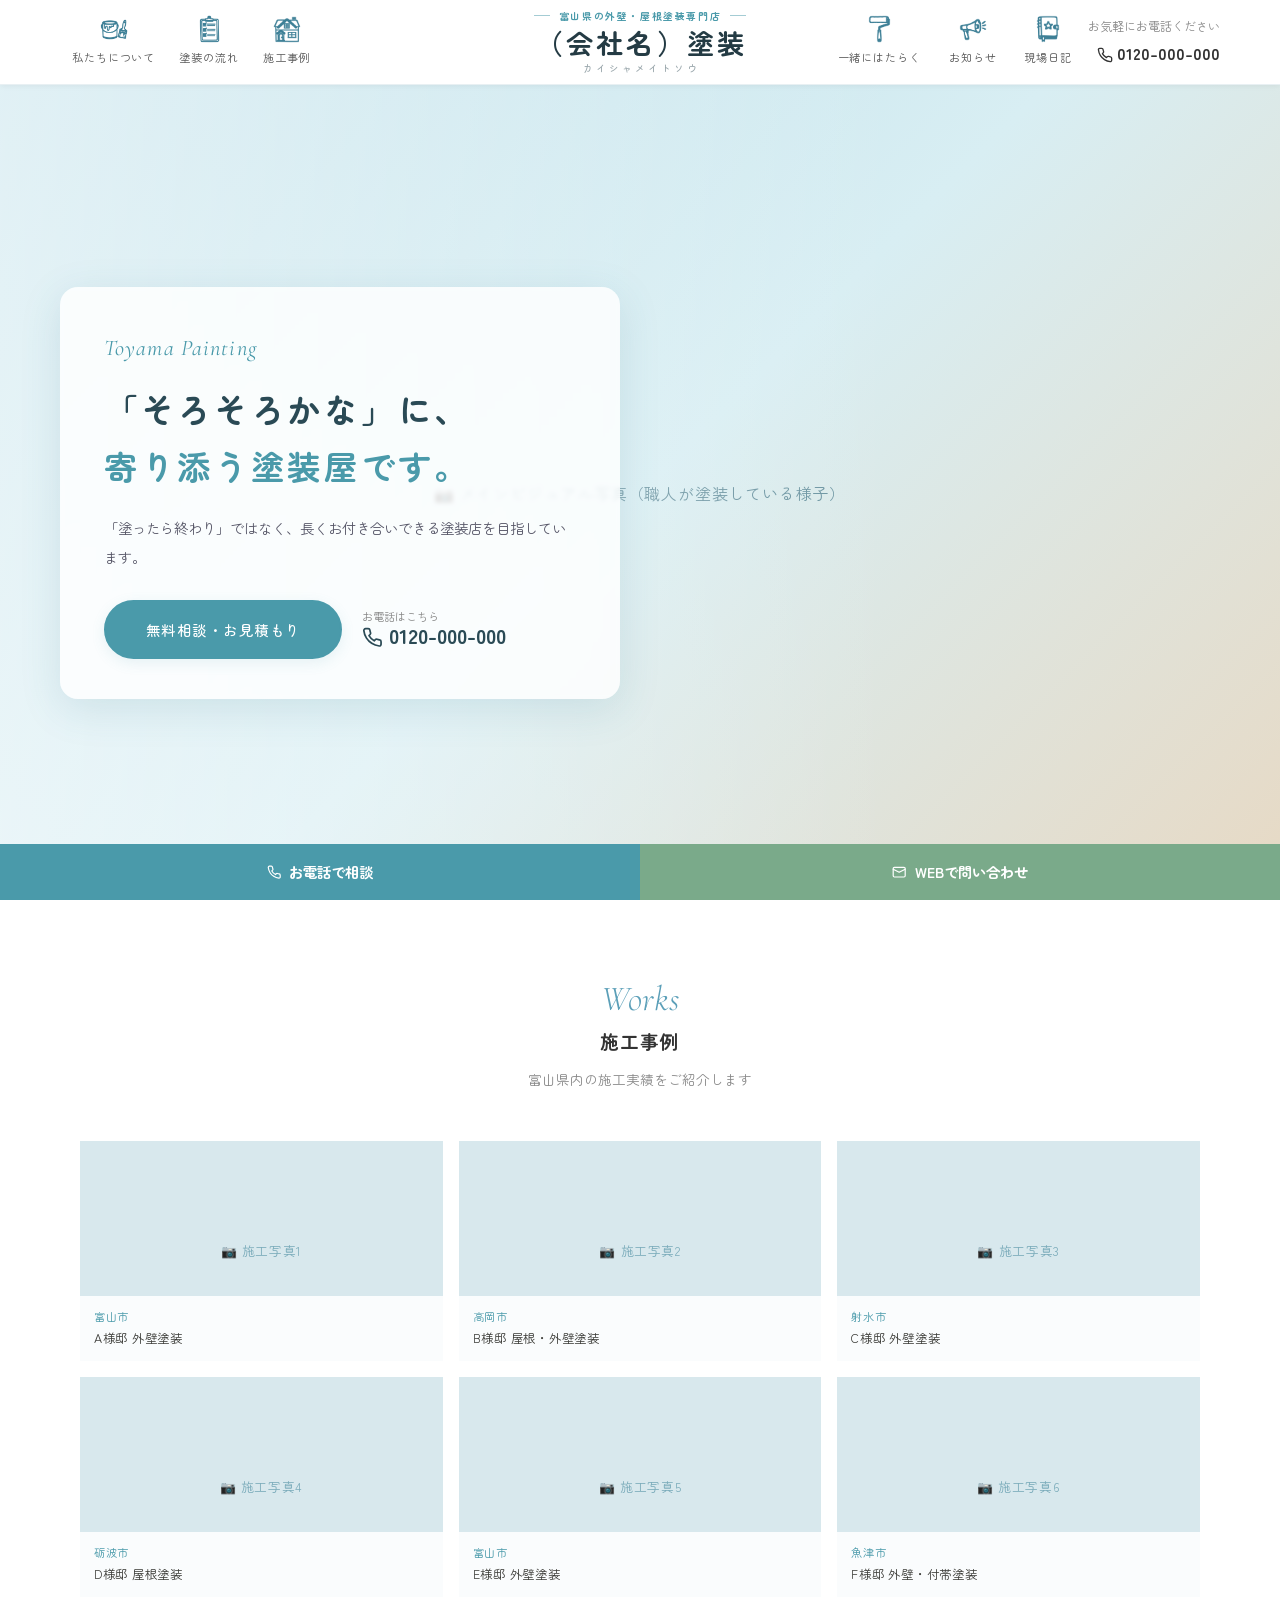
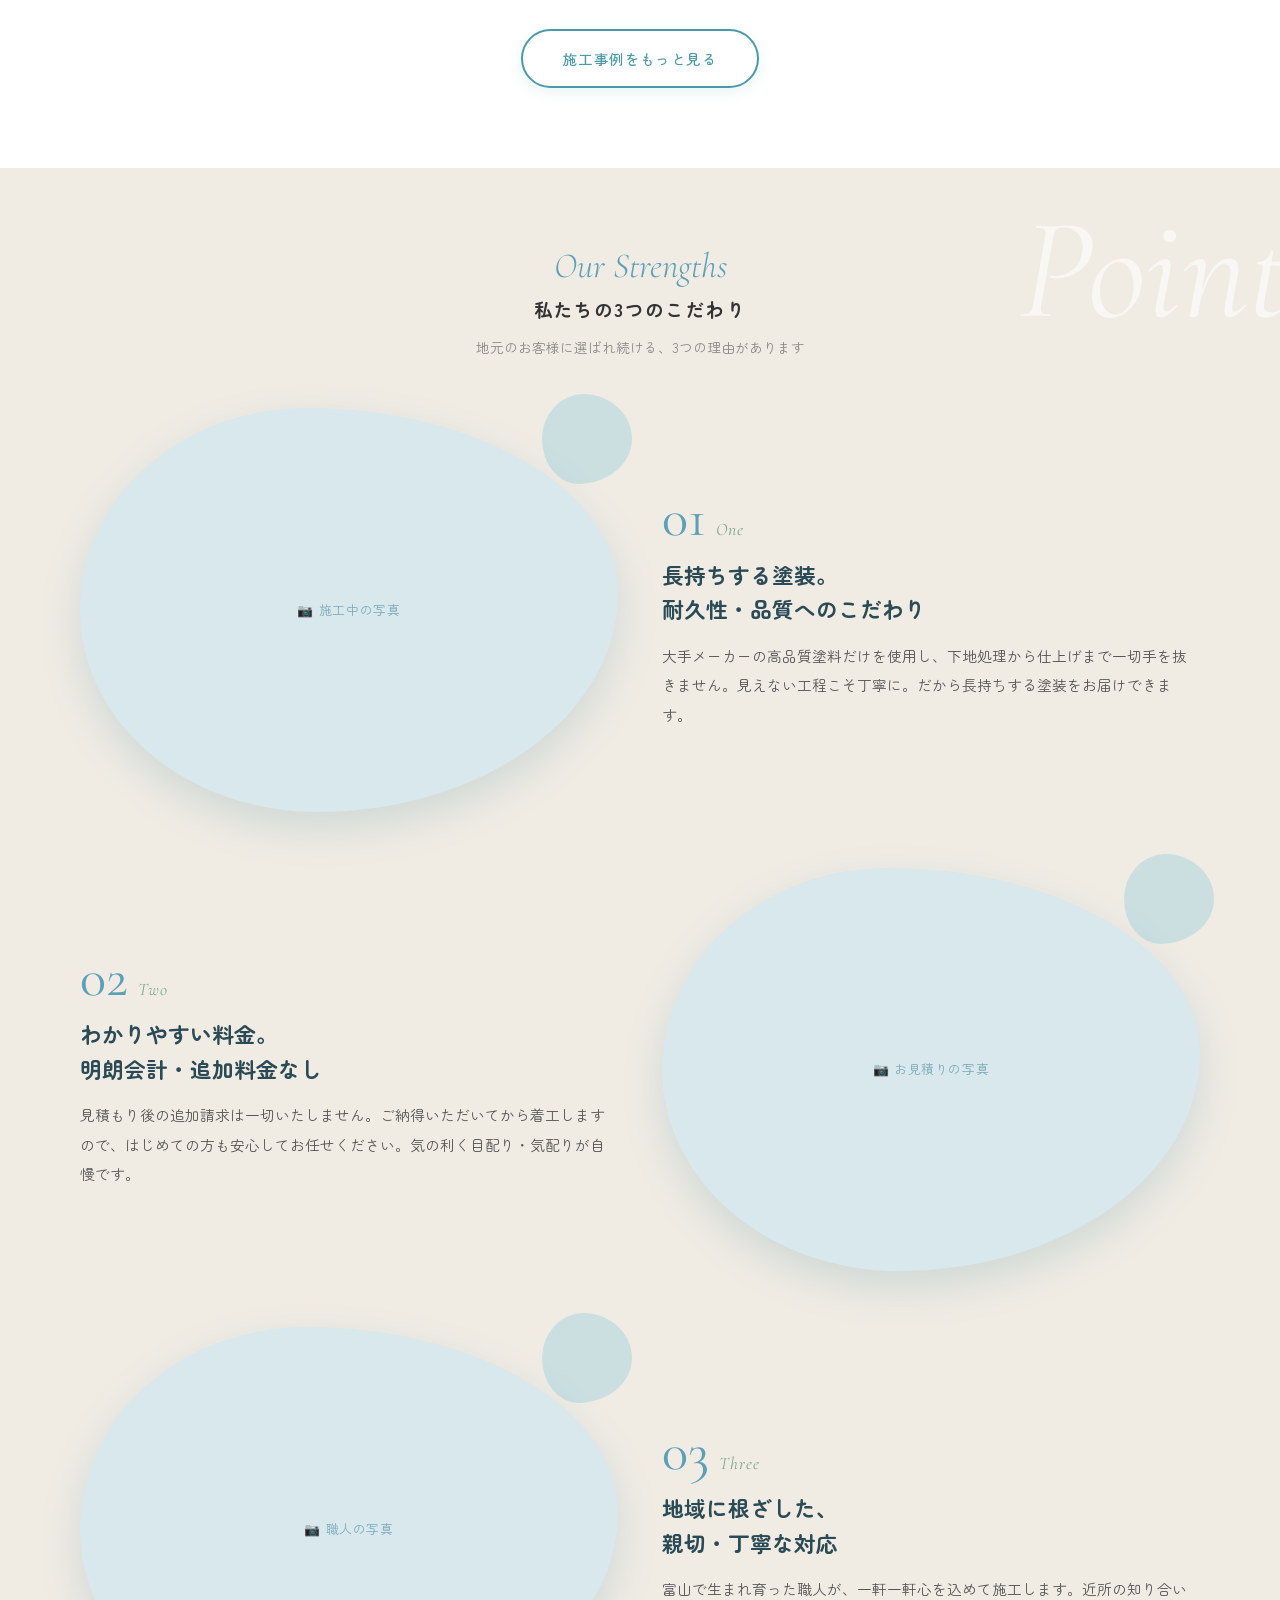
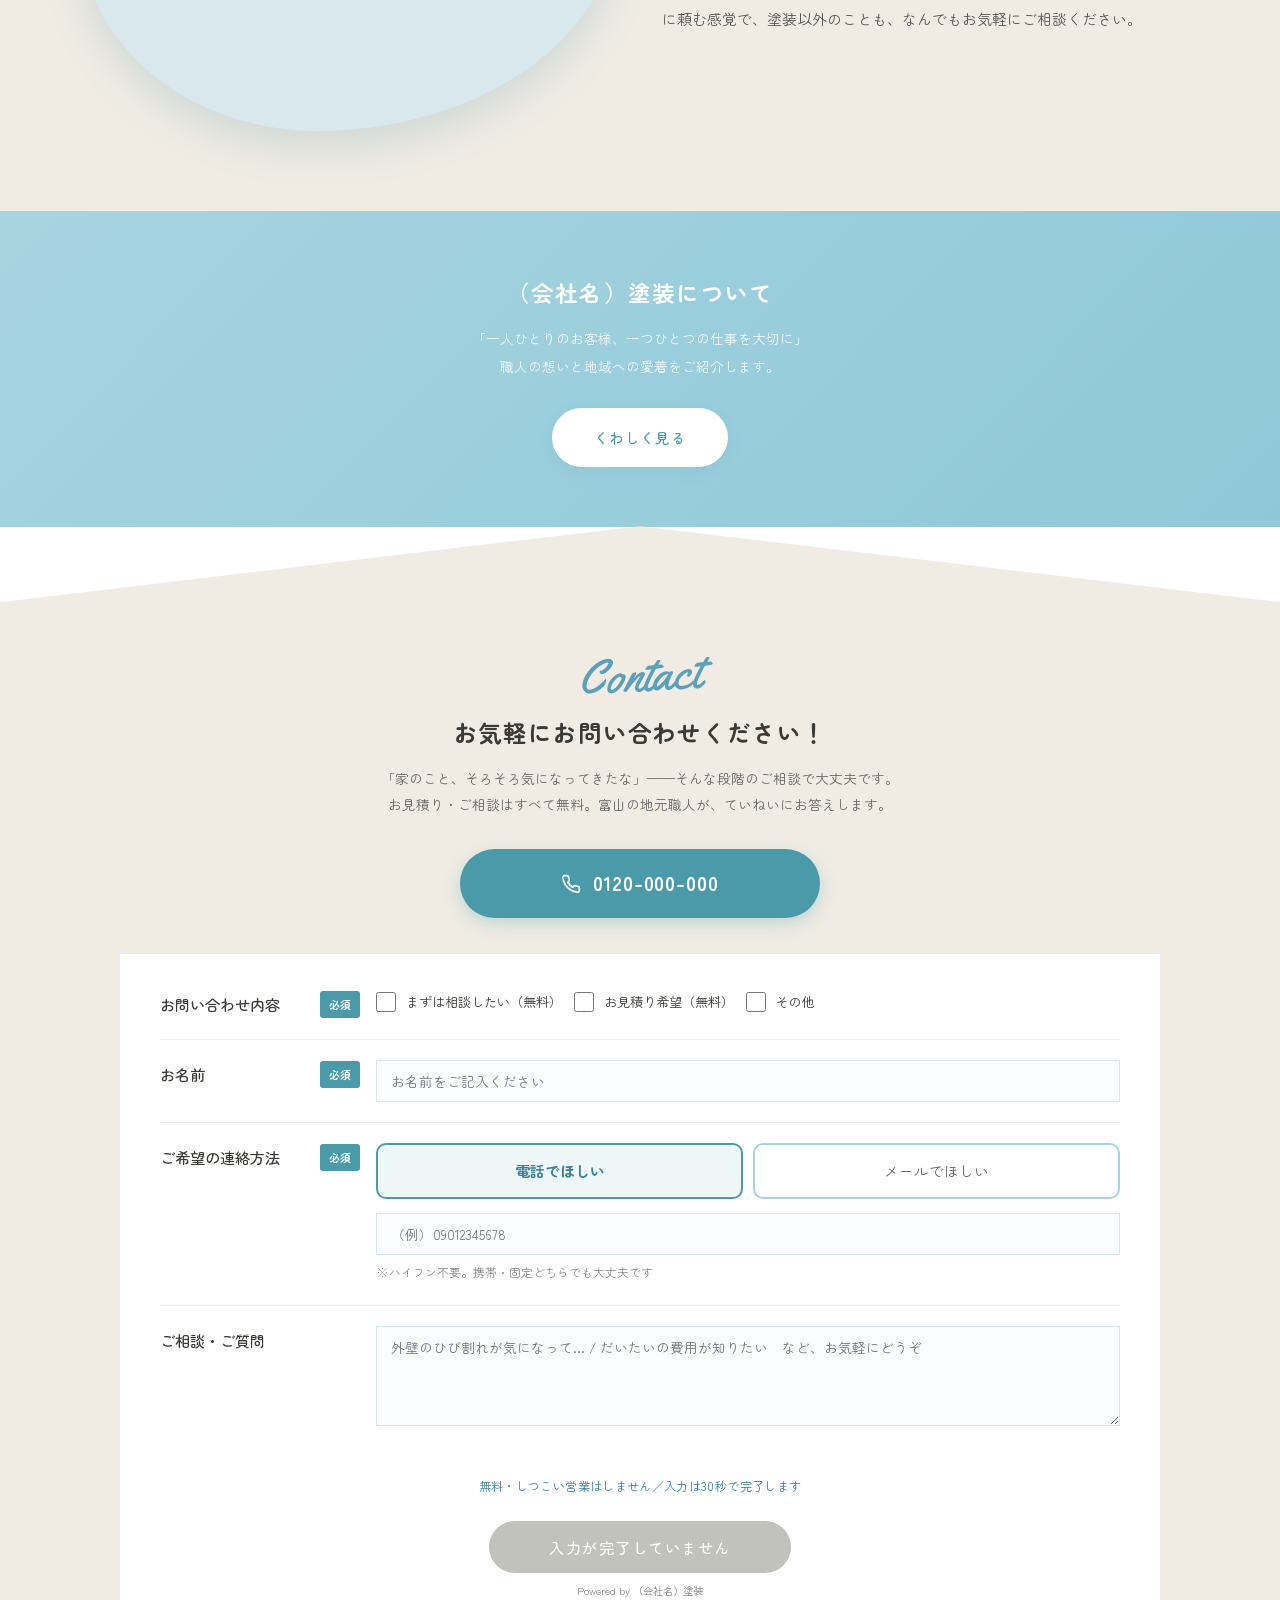
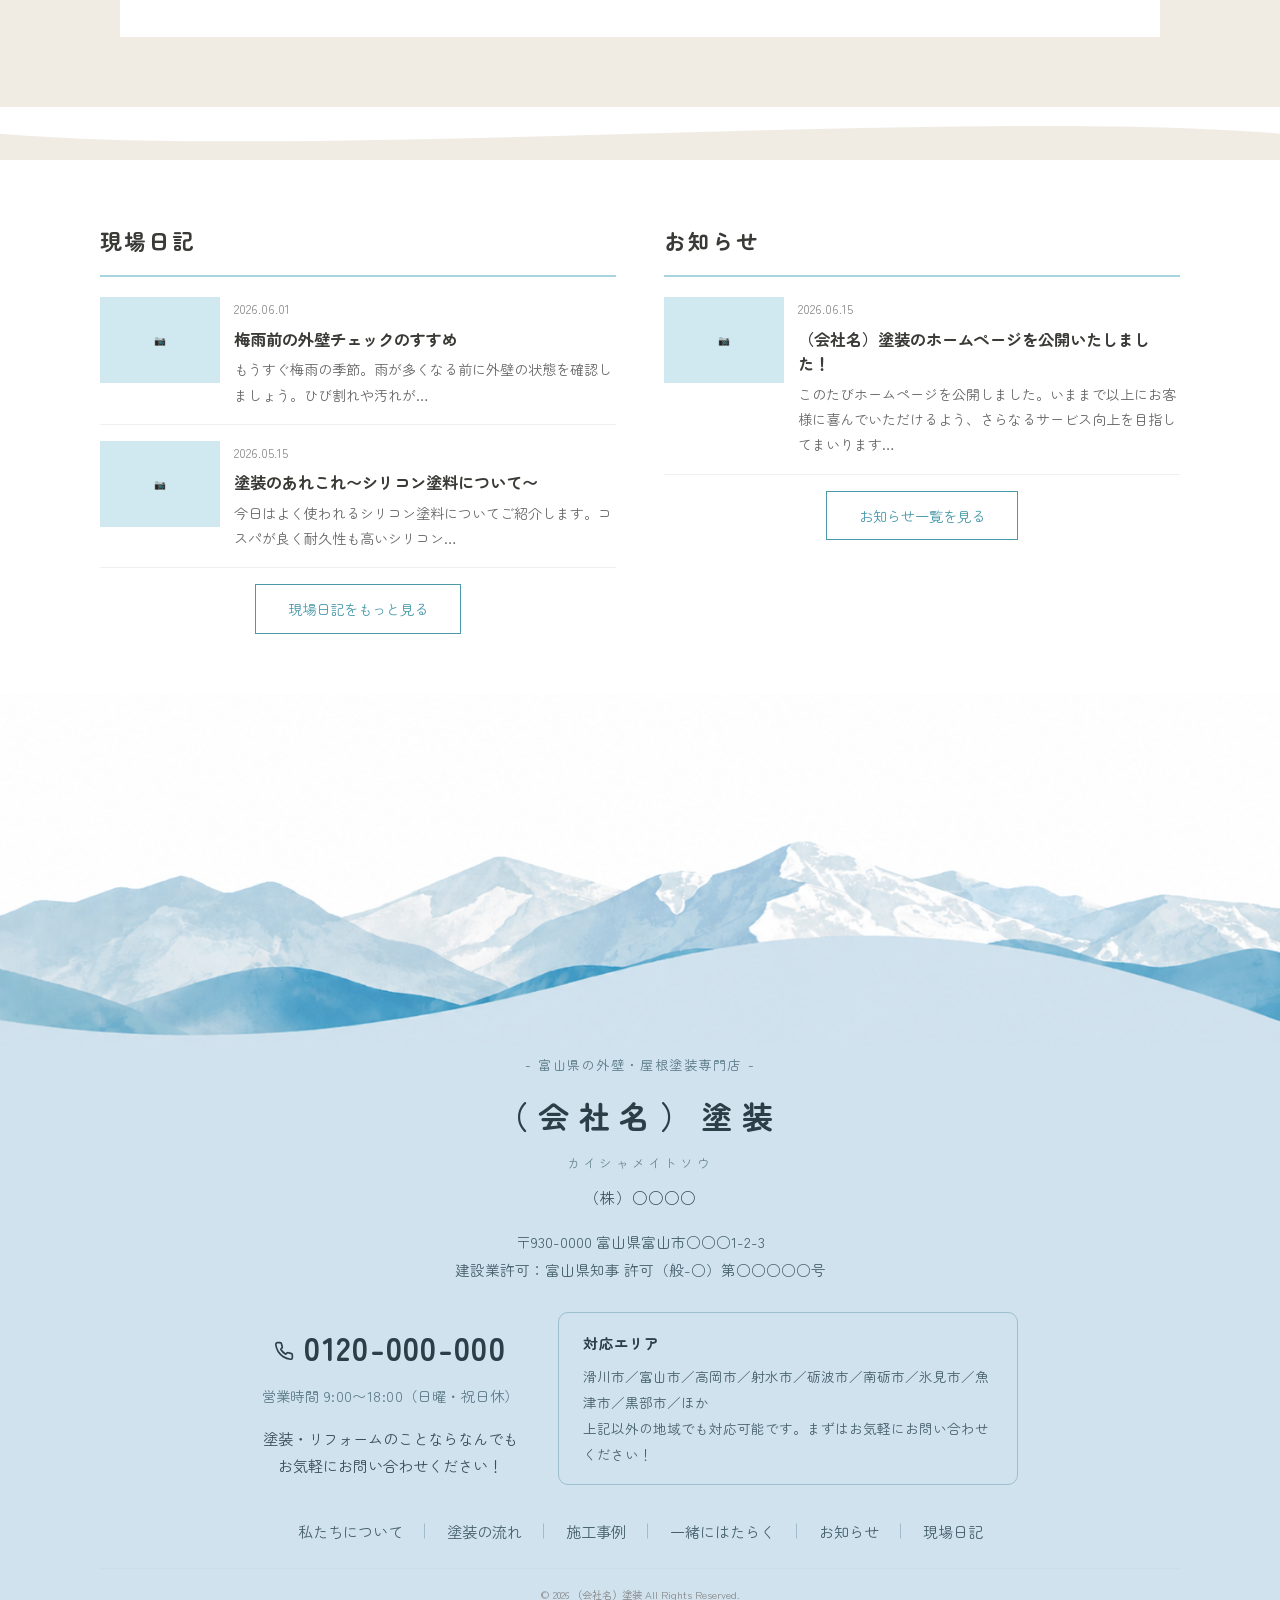
<file: index.html>
<!DOCTYPE html>
<html lang="ja">
<head>
<meta charset="UTF-8">
<meta name="viewport" content="width=device-width, initial-scale=1.0">
<meta name="robots" content="noindex, nofollow">
<title>（会社名）塗装 | 富山の地域密着塗装店</title>
<meta name="description" content="富山で外壁・屋根の塗装なら（会社名）塗装へ。地域密着・親切丁寧・明朗会計でお客様の大切な家を守ります。無料見積もり受付中。">
<link rel="stylesheet" href="css/style.css?v=34">
<link rel="stylesheet" href="css/sp.css?v=34">
</head>
<body>

<!-- ヘッダー -->
<header class="site-header">
  <div class="header-inner">
    <nav class="header-nav-left" aria-label="左ナビ">
      <a class="nav-item" href="about/"><span class="nav-icon ni-about" aria-hidden="true"></span>私たちについて</a>
      <a class="nav-item" href="plan/"><span class="nav-icon ni-flow" aria-hidden="true"></span>塗装の流れ</a>
      <a class="nav-item" href="works/"><span class="nav-icon ni-works" aria-hidden="true"></span>施工事例</a>
    </nav>
    <a class="site-logo" href="/">
      <span class="logo-sub">富山県の外壁・屋根塗装専門店</span>
      <span class="logo-main">（会社名）塗装</span>
      <span class="logo-kana">カイシャメイトソウ</span>
    </a>
    <div class="header-nav-right">
      <a class="nav-item" href="recruit/"><span class="nav-icon ni-recruit" aria-hidden="true"></span>一緒にはたらく</a>
      <a class="nav-item" href="news/"><span class="nav-icon ni-news" aria-hidden="true"></span>お知らせ</a>
      <a class="nav-item" href="blog/"><span class="nav-icon ni-blog" aria-hidden="true"></span>現場日記</a>
      <div class="header-tel">
        <div>お気軽にお電話ください</div>
        <a href="tel:0120-000-000"><svg viewBox="0 0 24 24" width="1em" height="1em" fill="none" stroke="currentColor" stroke-width="2" stroke-linecap="round" stroke-linejoin="round" style="vertical-align:-0.15em" aria-hidden="true"><path d="M22 16.92v3a2 2 0 0 1-2.18 2 19.79 19.79 0 0 1-8.63-3.07 19.5 19.5 0 0 1-6-6 19.79 19.79 0 0 1-3.07-8.67A2 2 0 0 1 4.11 2h3a2 2 0 0 1 2 1.72 12.84 12.84 0 0 0 .7 2.81 2 2 0 0 1-.45 2.11L8.09 9.91a16 16 0 0 0 6 6l1.27-1.27a2 2 0 0 1 2.11-.45 12.84 12.84 0 0 0 2.81.7A2 2 0 0 1 22 16.92z"/></svg> 0120-000-000</a>
      </div>
    </div>
    <button class="hamburger" aria-label="メニュー">
      <span></span><span></span><span></span>
    </button>
  </div>
</header>

<!-- SP用ナビ -->
<nav class="sp-nav" aria-label="スマホナビ">
  <button class="sp-nav-close" aria-label="閉じる">✕</button>
  <a href="about/">私たちについて</a>
  <a href="plan/">塗装の流れ</a>
  <a href="works/">施工事例</a>
      <span class="footer-nav-break"></span>
  <a href="recruit/">一緒にはたらく</a>
  <a href="news/">お知らせ</a>
  <a href="blog/">現場日記</a>
  <a href="#contact">お問い合わせ</a>
</nav>

<!-- ファーストビュー（写真ベース） -->
<section class="hero">
  <div class="img-placeholder hero-photo">📷 メインビジュアル写真（職人が塗装している様子）</div>
  <div class="hero-overlay"></div>
  <div class="hero-content fade-in">
    <span class="hero-script">Toyama Painting</span>
    <p class="hero-catch">「そろそろかな」に、<br><span>寄り添う塗装屋です。</span></p>
    <p class="hero-sub">「塗ったら終わり」ではなく、長くお付き合いできる塗装店を目指しています。</p>
    <div class="hero-actions">
      <a class="btn btn-fill" href="#contact">無料相談・お見積もり</a>
      <a class="hero-tel" href="tel:0120-000-000"><span class="hero-tel-label">お電話はこちら</span><span class="hero-tel-num"><svg viewBox="0 0 24 24" width="1em" height="1em" fill="none" stroke="currentColor" stroke-width="2" stroke-linecap="round" stroke-linejoin="round" style="vertical-align:-0.15em" aria-hidden="true"><path d="M22 16.92v3a2 2 0 0 1-2.18 2 19.79 19.79 0 0 1-8.63-3.07 19.5 19.5 0 0 1-6-6 19.79 19.79 0 0 1-3.07-8.67A2 2 0 0 1 4.11 2h3a2 2 0 0 1 2 1.72 12.84 12.84 0 0 0 .7 2.81 2 2 0 0 1-.45 2.11L8.09 9.91a16 16 0 0 0 6 6l1.27-1.27a2 2 0 0 1 2.11-.45 12.84 12.84 0 0 0 2.81.7A2 2 0 0 1 22 16.92z"/></svg> 0120-000-000</span></a>
    </div>
  </div>
</section>

<!-- 施工事例（トップ） -->
<section class="section">
  <div class="section-inner">
    <div class="section-title fade-in">
      <span class="en">Works</span>
      <span class="ja">施工事例</span>
      <span class="sub">富山県内の施工実績をご紹介します</span>
    </div>
    <div class="works-grid">
      <a class="works-card fade-in" href="works/">
        <div class="img-placeholder works-card-img" style="height:220px;">📷 施工写真1</div>
        <div class="works-card-label">
          <div class="location">富山市</div>
          <div>A様邸 外壁塗装</div>
        </div>
      </a>
      <a class="works-card fade-in" href="works/">
        <div class="img-placeholder works-card-img" style="height:220px;">📷 施工写真2</div>
        <div class="works-card-label">
          <div class="location">高岡市</div>
          <div>B様邸 屋根・外壁塗装</div>
        </div>
      </a>
      <a class="works-card fade-in" href="works/">
        <div class="img-placeholder works-card-img" style="height:220px;">📷 施工写真3</div>
        <div class="works-card-label">
          <div class="location">射水市</div>
          <div>C様邸 外壁塗装</div>
        </div>
      </a>
      <a class="works-card fade-in" href="works/">
        <div class="img-placeholder works-card-img" style="height:220px;">📷 施工写真4</div>
        <div class="works-card-label">
          <div class="location">砺波市</div>
          <div>D様邸 屋根塗装</div>
        </div>
      </a>
      <a class="works-card fade-in" href="works/">
        <div class="img-placeholder works-card-img" style="height:220px;">📷 施工写真5</div>
        <div class="works-card-label">
          <div class="location">富山市</div>
          <div>E様邸 外壁塗装</div>
        </div>
      </a>
      <a class="works-card fade-in" href="works/">
        <div class="img-placeholder works-card-img" style="height:220px;">📷 施工写真6</div>
        <div class="works-card-label">
          <div class="location">魚津市</div>
          <div>F様邸 外壁・付帯塗装</div>
        </div>
      </a>
    </div>
    <div class="btn-center fade-in">
      <a class="btn" href="works/">施工事例をもっと見る</a>
    </div>
  </div>
</section>

<!-- 3つのこだわり -->
<section class="section strengths">
  <span class="strengths-watermark" aria-hidden="true">Point</span>
  <div class="section-inner">
    <div class="section-title fade-in">
      <span class="en">Our Strengths</span>
      <span class="ja">私たちの3つのこだわり</span>
      <span class="sub">地元のお客様に選ばれ続ける、3つの理由があります</span>
    </div>

    <div class="kodawari-rows">
      <div class="kodawari-row fade-in">
        <div class="kodawari-photo">
          <div class="img-placeholder kodawari-photo-inner">📷 施工中の写真</div>
        </div>
        <div class="kodawari-body">
          <span class="kodawari-num">01<span class="kodawari-num-en">One</span></span>
          <h3 class="kodawari-h">長持ちする塗装。<br>耐久性・品質へのこだわり</h3>
          <p class="kodawari-p">大手メーカーの高品質塗料だけを使用し、下地処理から仕上げまで一切手を抜きません。見えない工程こそ丁寧に。だから長持ちする塗装をお届けできます。</p>
        </div>
      </div>

      <div class="kodawari-row reverse fade-in">
        <div class="kodawari-photo">
          <div class="img-placeholder kodawari-photo-inner">📷 お見積りの写真</div>
        </div>
        <div class="kodawari-body">
          <span class="kodawari-num">02<span class="kodawari-num-en">Two</span></span>
          <h3 class="kodawari-h">わかりやすい料金。<br>明朗会計・追加料金なし</h3>
          <p class="kodawari-p">見積もり後の追加請求は一切いたしません。ご納得いただいてから着工しますので、はじめての方も安心してお任せください。気の利く目配り・気配りが自慢です。</p>
        </div>
      </div>

      <div class="kodawari-row fade-in">
        <div class="kodawari-photo">
          <div class="img-placeholder kodawari-photo-inner">📷 職人の写真</div>
        </div>
        <div class="kodawari-body">
          <span class="kodawari-num">03<span class="kodawari-num-en">Three</span></span>
          <h3 class="kodawari-h">地域に根ざした、<br>親切・丁寧な対応</h3>
          <p class="kodawari-p">富山で生まれ育った職人が、一軒一軒心を込めて施工します。近所の知り合いに頼む感覚で、塗装以外のことも、なんでもお気軽にご相談ください。</p>
        </div>
      </div>
    </div>
  </div>
</section>

<!-- 私たちについてバナー -->
<section class="about-banner">
  <div class="fade-in">
    <h2>（会社名）塗装について</h2>
    <p>「一人ひとりのお客様、一つひとつの仕事を大切に」<br>職人の想いと地域への愛着をご紹介します。</p>
    <a class="btn btn-white" href="about/">くわしく見る</a>
  </div>
</section>

<!-- お問い合わせ -->
<section class="contact-section" id="contact">
  <div class="contact-inner">
    <div class="contact-heading fade-in">
      <span class="en">Contact</span>
      <span class="ja">お気軽にお問い合わせください！</span>
      <span class="desc">「家のこと、そろそろ気になってきたな」——そんな段階のご相談で大丈夫です。<br>お見積り・ご相談はすべて無料。富山の地元職人が、ていねいにお答えします。</span>
    </div>
    <a class="contact-tel-btn" href="tel:0120-000-000">
      <span class="tel-icon" aria-hidden="true"><svg viewBox="0 0 24 24" width="20" height="20" fill="none" stroke="currentColor" stroke-width="2" stroke-linecap="round" stroke-linejoin="round"><path d="M22 16.92v3a2 2 0 0 1-2.18 2 19.79 19.79 0 0 1-8.63-3.07 19.5 19.5 0 0 1-6-6 19.79 19.79 0 0 1-3.07-8.67A2 2 0 0 1 4.11 2h3a2 2 0 0 1 2 1.72 12.84 12.84 0 0 0 .7 2.81 2 2 0 0 1-.45 2.11L8.09 9.91a16 16 0 0 0 6 6l1.27-1.27a2 2 0 0 1 2.11-.45 12.84 12.84 0 0 0 2.81.7A2 2 0 0 1 22 16.92z"/></svg></span> 0120-000-000
    </a>
    <div class="img-placeholder contact-worker-img" style="width:200px;height:280px;position:absolute;right:0;bottom:0;">👷 職人写真</div>
    <div class="contact-form fade-in">
      <form class="contact-form-el" novalidate>
        <div class="form-row">
          <div class="form-label">お問い合わせ内容 <span class="form-required">必須</span></div>
          <div class="form-field">
            <div class="form-checkboxes">
              <label><input type="checkbox" name="type" value="consult"> まずは相談したい（無料）</label>
              <label><input type="checkbox" name="type" value="estimate"> お見積り希望（無料）</label>
              <label><input type="checkbox" name="type" value="other"> その他</label>
            </div>
          </div>
        </div>
        <div class="form-row">
          <div class="form-label">お名前 <span class="form-required">必須</span></div>
          <div class="form-field">
            <input type="text" name="name" placeholder="お名前をご記入ください" data-required>
          </div>
        </div>
        <div class="form-row">
          <div class="form-label">ご希望の連絡方法 <span class="form-required">必須</span></div>
          <div class="form-field">
            <div class="contact-method">
              <label class="cm-opt"><input type="radio" name="contact_method" value="tel" checked>電話でほしい</label>
              <label class="cm-opt"><input type="radio" name="contact_method" value="email">メールでほしい</label>
            </div>
            <div class="cm-field cm-field-tel">
              <input type="tel" name="tel" placeholder="（例）09012345678">
              <span class="hint">※ハイフン不要。携帯・固定どちらでも大丈夫です</span>
            </div>
            <div class="cm-field cm-field-email" style="display:none;">
              <input type="email" name="email" placeholder="（例）hana@example.com">
              <span class="hint">※ご返信用のメールアドレスをご記入ください</span>
            </div>
          </div>
        </div>
        <div class="form-row" style="border-bottom:none;">
          <div class="form-label">ご相談・ご質問</div>
          <div class="form-field">
            <textarea name="note" placeholder="外壁のひび割れが気になって… / だいたいの費用が知りたい　など、お気軽にどうぞ"></textarea>
          </div>
        </div>
        <p class="form-reassure">無料・しつこい営業はしません／入力は30秒で完了します</p>
        
        <div class="form-submit-wrap">
          <button type="submit" class="btn-submit">入力が完了していません</button>
        </div>
        <p class="powered-by">Powered by （会社名）塗装</p>
      </form>
    </div>
  </div>
</section>

<!-- ウェーブ区切り -->
<div class="wave-divider">
  <svg viewBox="0 0 1440 60" xmlns="http://www.w3.org/2000/svg" preserveAspectRatio="none">
    <path d="M0,30 C360,60 1080,0 1440,30 L1440,60 L0,60 Z" fill="#f0ece4"/>
  </svg>
</div>

<!-- 現場日記・お知らせ -->
<div class="footer-top">
  <div class="footer-top-section">
    <h3>現場日記</h3>
    <div class="mini-post">
      <div class="img-placeholder mini-post-img">📷</div>
      <div class="mini-post-body">
        <div class="date">2026.06.01</div>
        <div class="title">梅雨前の外壁チェックのすすめ</div>
        <div class="excerpt">もうすぐ梅雨の季節。雨が多くなる前に外壁の状態を確認しましょう。ひび割れや汚れが…</div>
      </div>
    </div>
    <div class="mini-post">
      <div class="img-placeholder mini-post-img">📷</div>
      <div class="mini-post-body">
        <div class="date">2026.05.15</div>
        <div class="title">塗装のあれこれ〜シリコン塗料について〜</div>
        <div class="excerpt">今日はよく使われるシリコン塗料についてご紹介します。コスパが良く耐久性も高いシリコン…</div>
      </div>
    </div>
    <div class="footer-top-more"><a href="blog/">現場日記をもっと見る</a></div>
  </div>
  <div class="footer-top-section">
    <h3>お知らせ</h3>
    <div class="mini-post">
      <div class="img-placeholder mini-post-img">📷</div>
      <div class="mini-post-body">
        <div class="date">2026.06.15</div>
        <div class="title">（会社名）塗装のホームページを公開いたしました！</div>
        <div class="excerpt">このたびホームページを公開しました。いままで以上にお客様に喜んでいただけるよう、さらなるサービス向上を目指してまいります…</div>
      </div>
    </div>
    <div class="footer-top-more"><a href="news/">お知らせ一覧を見る</a></div>
  </div>
</div>

<!-- フッター -->
<footer class="site-footer">
  <img class="footer-mountains" src="img/footer-mountains.png?v=34" alt="立山連峰">
  <div class="footer-body">
    <div class="footer-logo">
      <span class="logo-corp">- 富山県の外壁・屋根塗装専門店 -</span>
      <span class="logo-main">（会社名）塗装</span>
      <span class="logo-kana">カイシャメイトソウ</span>
      <span class="logo-company">（株）○○○○</span>
    </div>
    <div class="footer-address">
      〒930-0000 富山県富山市○○○1-2-3<br>
      建設業許可：富山県知事 許可（般-○）第○○○○○号
    </div>
    <div class="footer-contact-row">
      <div class="footer-contact-left">
        <div class="footer-tel"><span class="tel-icon" aria-hidden="true"><svg viewBox="0 0 24 24" width="20" height="20" fill="none" stroke="currentColor" stroke-width="2" stroke-linecap="round" stroke-linejoin="round"><path d="M22 16.92v3a2 2 0 0 1-2.18 2 19.79 19.79 0 0 1-8.63-3.07 19.5 19.5 0 0 1-6-6 19.79 19.79 0 0 1-3.07-8.67A2 2 0 0 1 4.11 2h3a2 2 0 0 1 2 1.72 12.84 12.84 0 0 0 .7 2.81 2 2 0 0 1-.45 2.11L8.09 9.91a16 16 0 0 0 6 6l1.27-1.27a2 2 0 0 1 2.11-.45 12.84 12.84 0 0 0 2.81.7A2 2 0 0 1 22 16.92z"/></svg></span> 0120-000-000</div>
        <div class="footer-hours">営業時間 9:00〜18:00（日曜・祝日休）</div>
        <p class="footer-tagline">塗装・リフォームのことならなんでも<br>お気軽にお問い合わせください！</p>
      </div>
      <div class="footer-area-box">
        <div class="footer-area-title">対応エリア</div>
        <div class="footer-area">
          滑川市／富山市／高岡市／射水市／砺波市／南砺市／氷見市／魚津市／黒部市／ほか<br>
          上記以外の地域でも対応可能です。まずはお気軽にお問い合わせください！
        </div>
      </div>
    </div>
    <nav class="footer-nav" aria-label="フッターナビ">
      <a href="about/">私たちについて</a>
      <a href="plan/">塗装の流れ</a>
      <a href="works/">施工事例</a>
      <span class="footer-nav-break"></span>
      <a href="recruit/">一緒にはたらく</a>
      <a href="news/">お知らせ</a>
      <a href="blog/">現場日記</a>
    </nav>
    <p class="footer-copy">© 2026 （会社名）塗装 All Rights Reserved.</p>
  </div>
</footer>

<!-- フローティングCTA（スマホ専用） -->
<div class="floating-cta" aria-label="お問い合わせ">
  <a class="floating-cta-tel" href="tel:0120-000-000"><svg viewBox="0 0 24 24" width="1em" height="1em" fill="none" stroke="currentColor" stroke-width="2" stroke-linecap="round" stroke-linejoin="round" style="vertical-align:-0.15em" aria-hidden="true"><path d="M22 16.92v3a2 2 0 0 1-2.18 2 19.79 19.79 0 0 1-8.63-3.07 19.5 19.5 0 0 1-6-6 19.79 19.79 0 0 1-3.07-8.67A2 2 0 0 1 4.11 2h3a2 2 0 0 1 2 1.72 12.84 12.84 0 0 0 .7 2.81 2 2 0 0 1-.45 2.11L8.09 9.91a16 16 0 0 0 6 6l1.27-1.27a2 2 0 0 1 2.11-.45 12.84 12.84 0 0 0 2.81.7A2 2 0 0 1 22 16.92z"/></svg> お電話で相談</a>
  <a class="floating-cta-web" href="#contact"><svg viewBox="0 0 24 24" width="1em" height="1em" fill="none" stroke="currentColor" stroke-width="2" stroke-linecap="round" stroke-linejoin="round" style="vertical-align:-0.15em" aria-hidden="true"><rect x="2" y="4" width="20" height="16" rx="2"/><path d="m22 7-10 5L2 7"/></svg> WEBで問い合わせ</a>
</div>

<script src="js/main.js"></script>
</body>
</html>
</file>
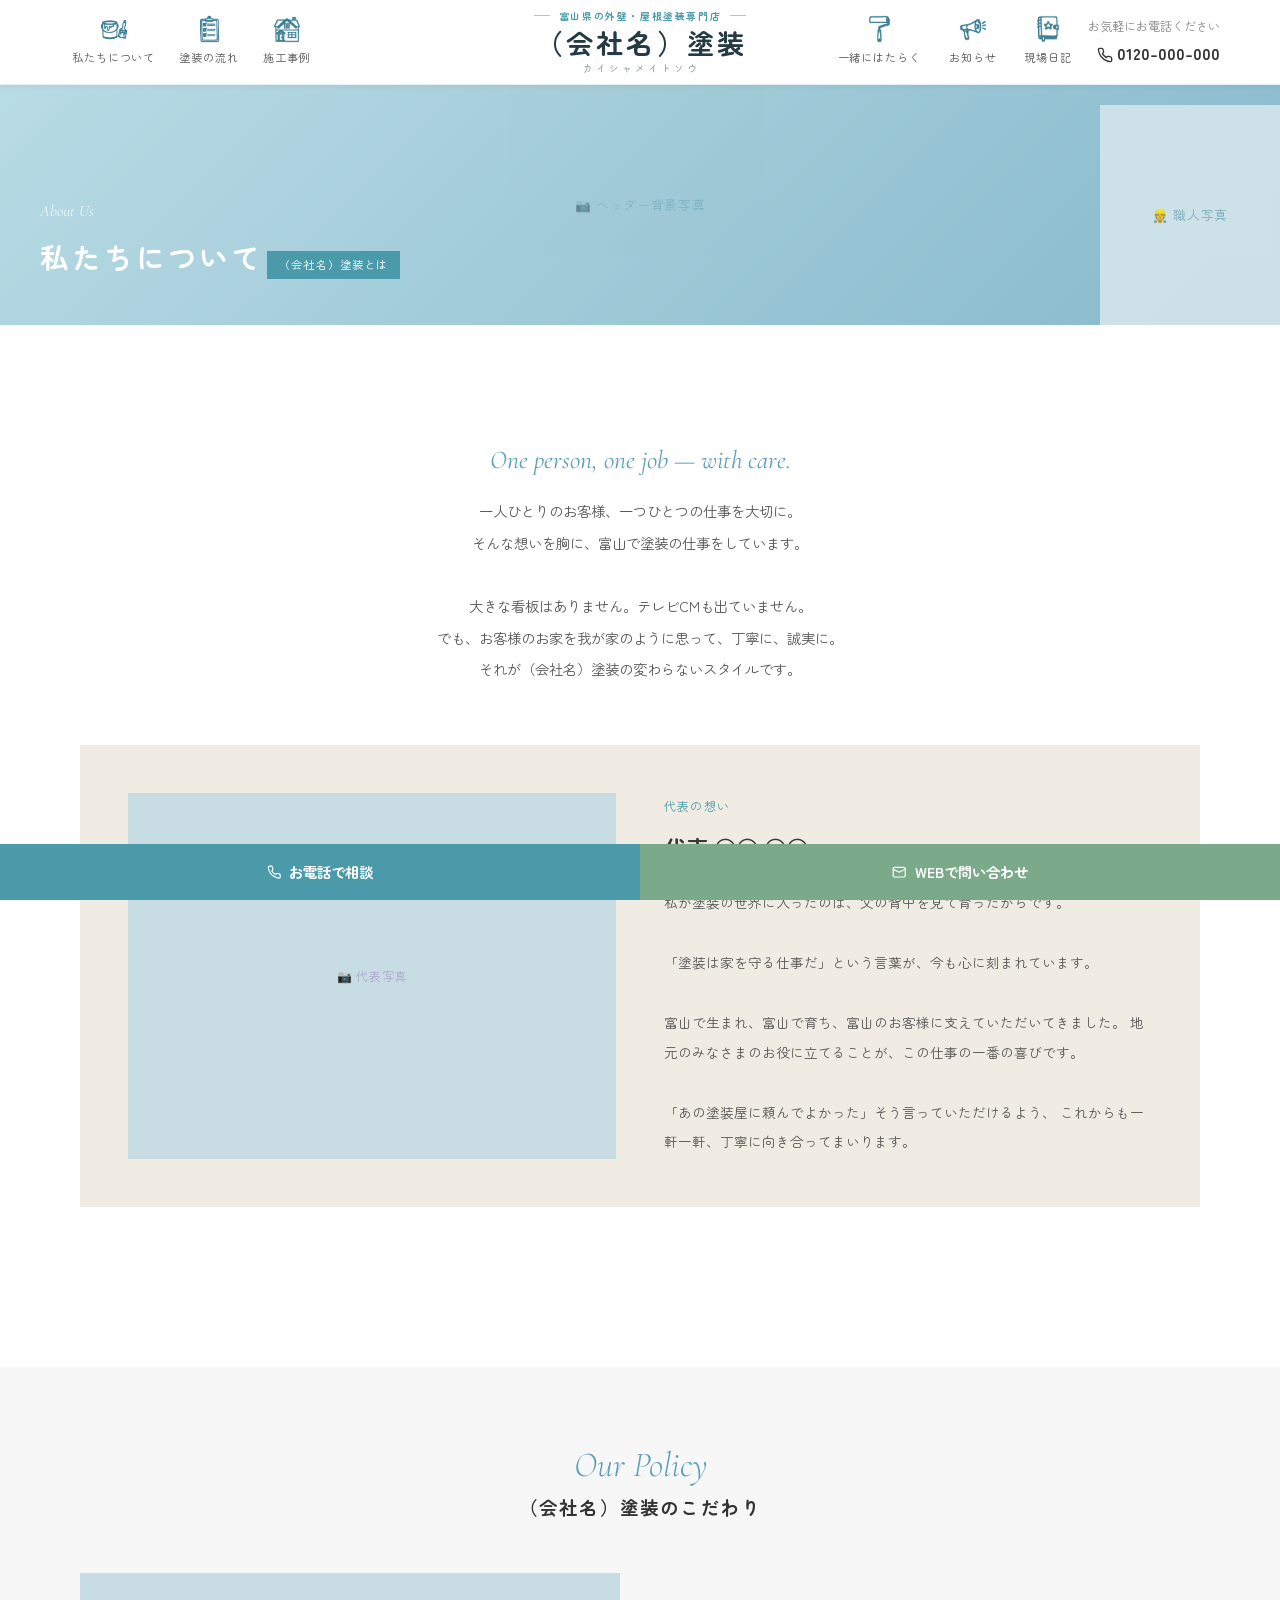
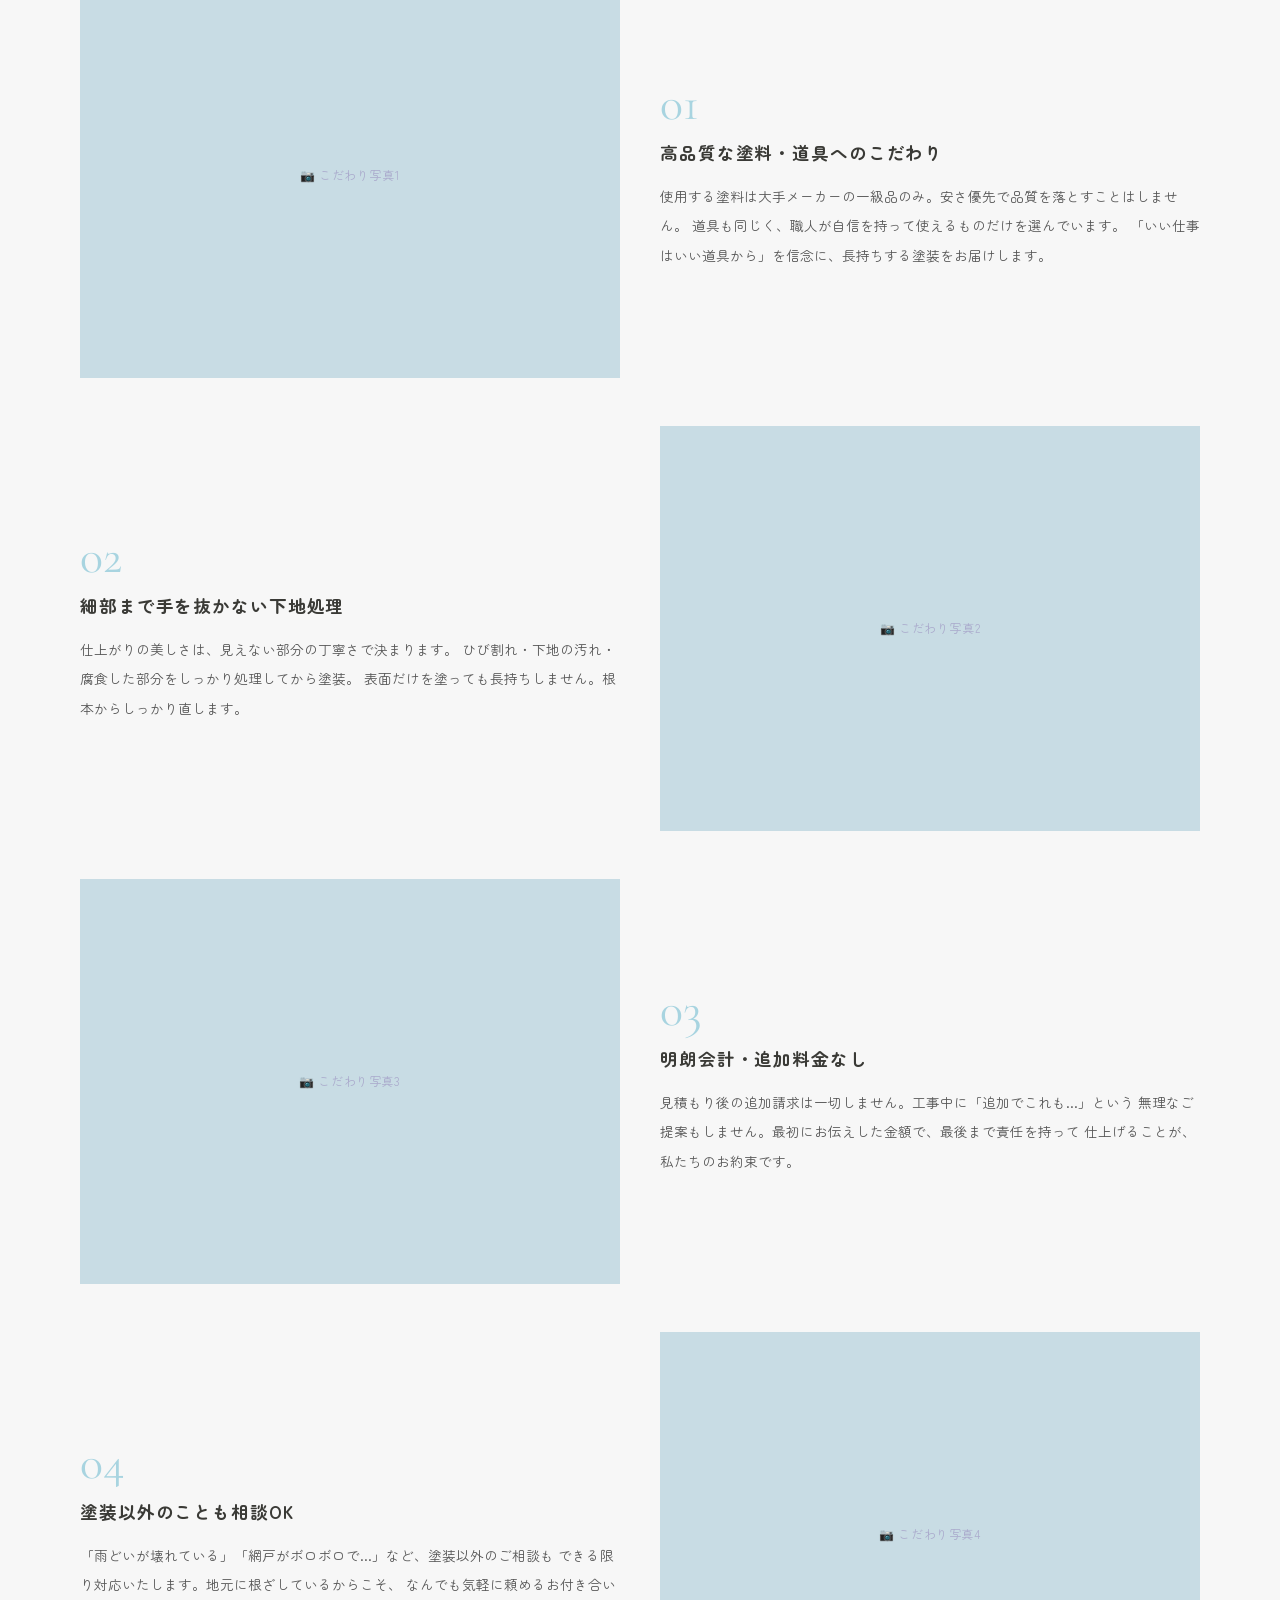
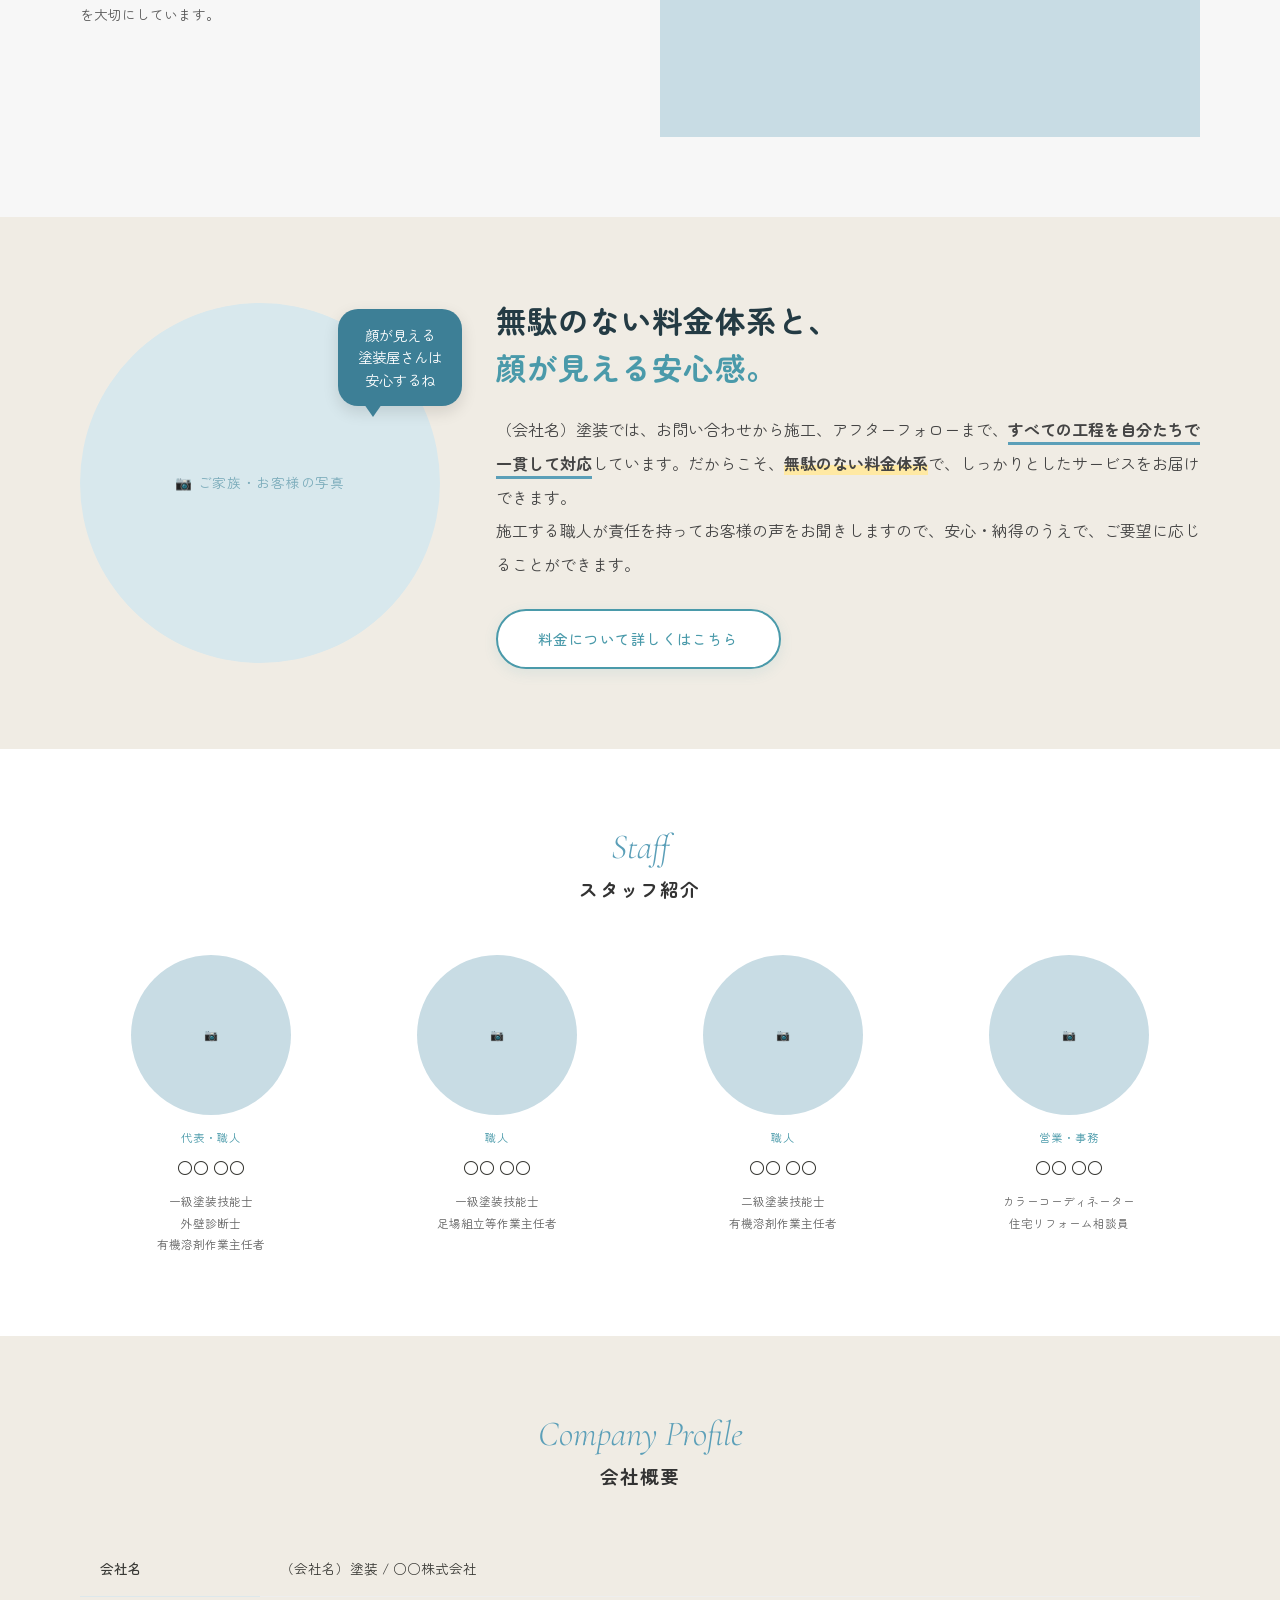
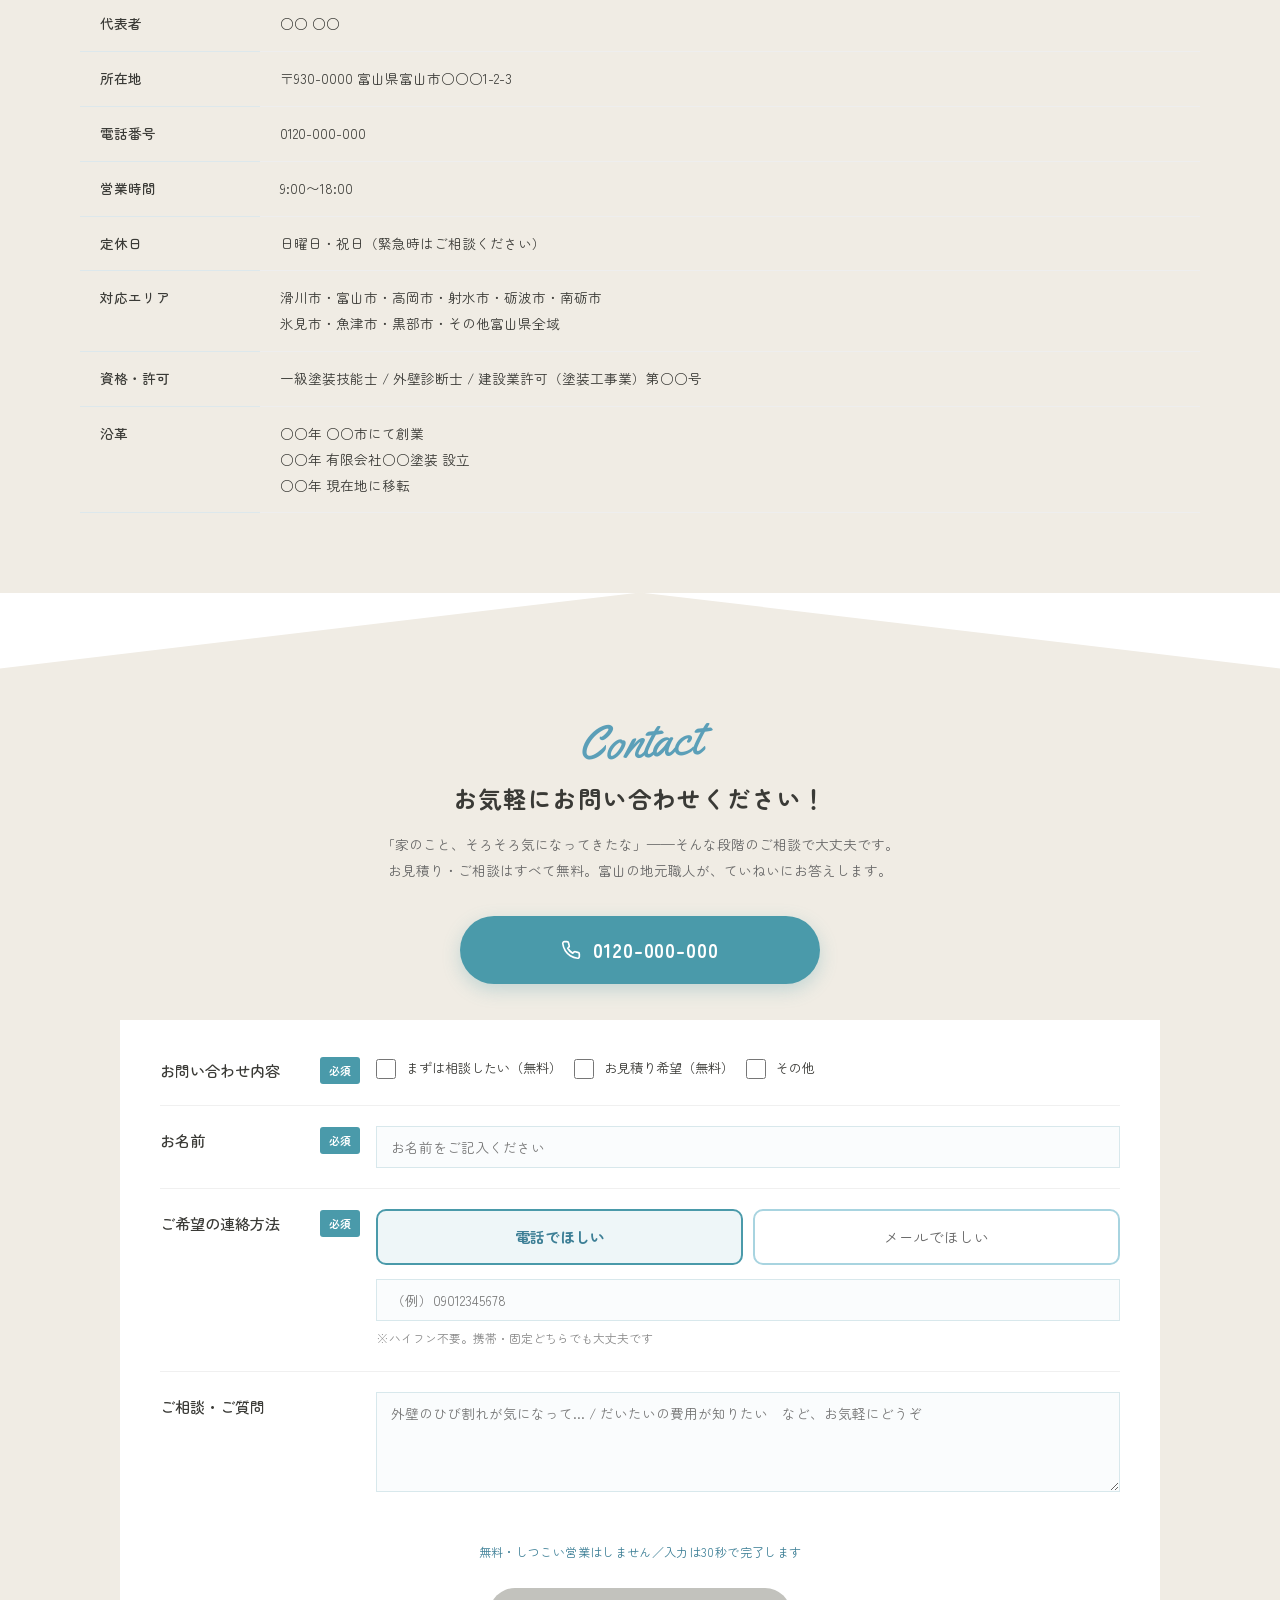
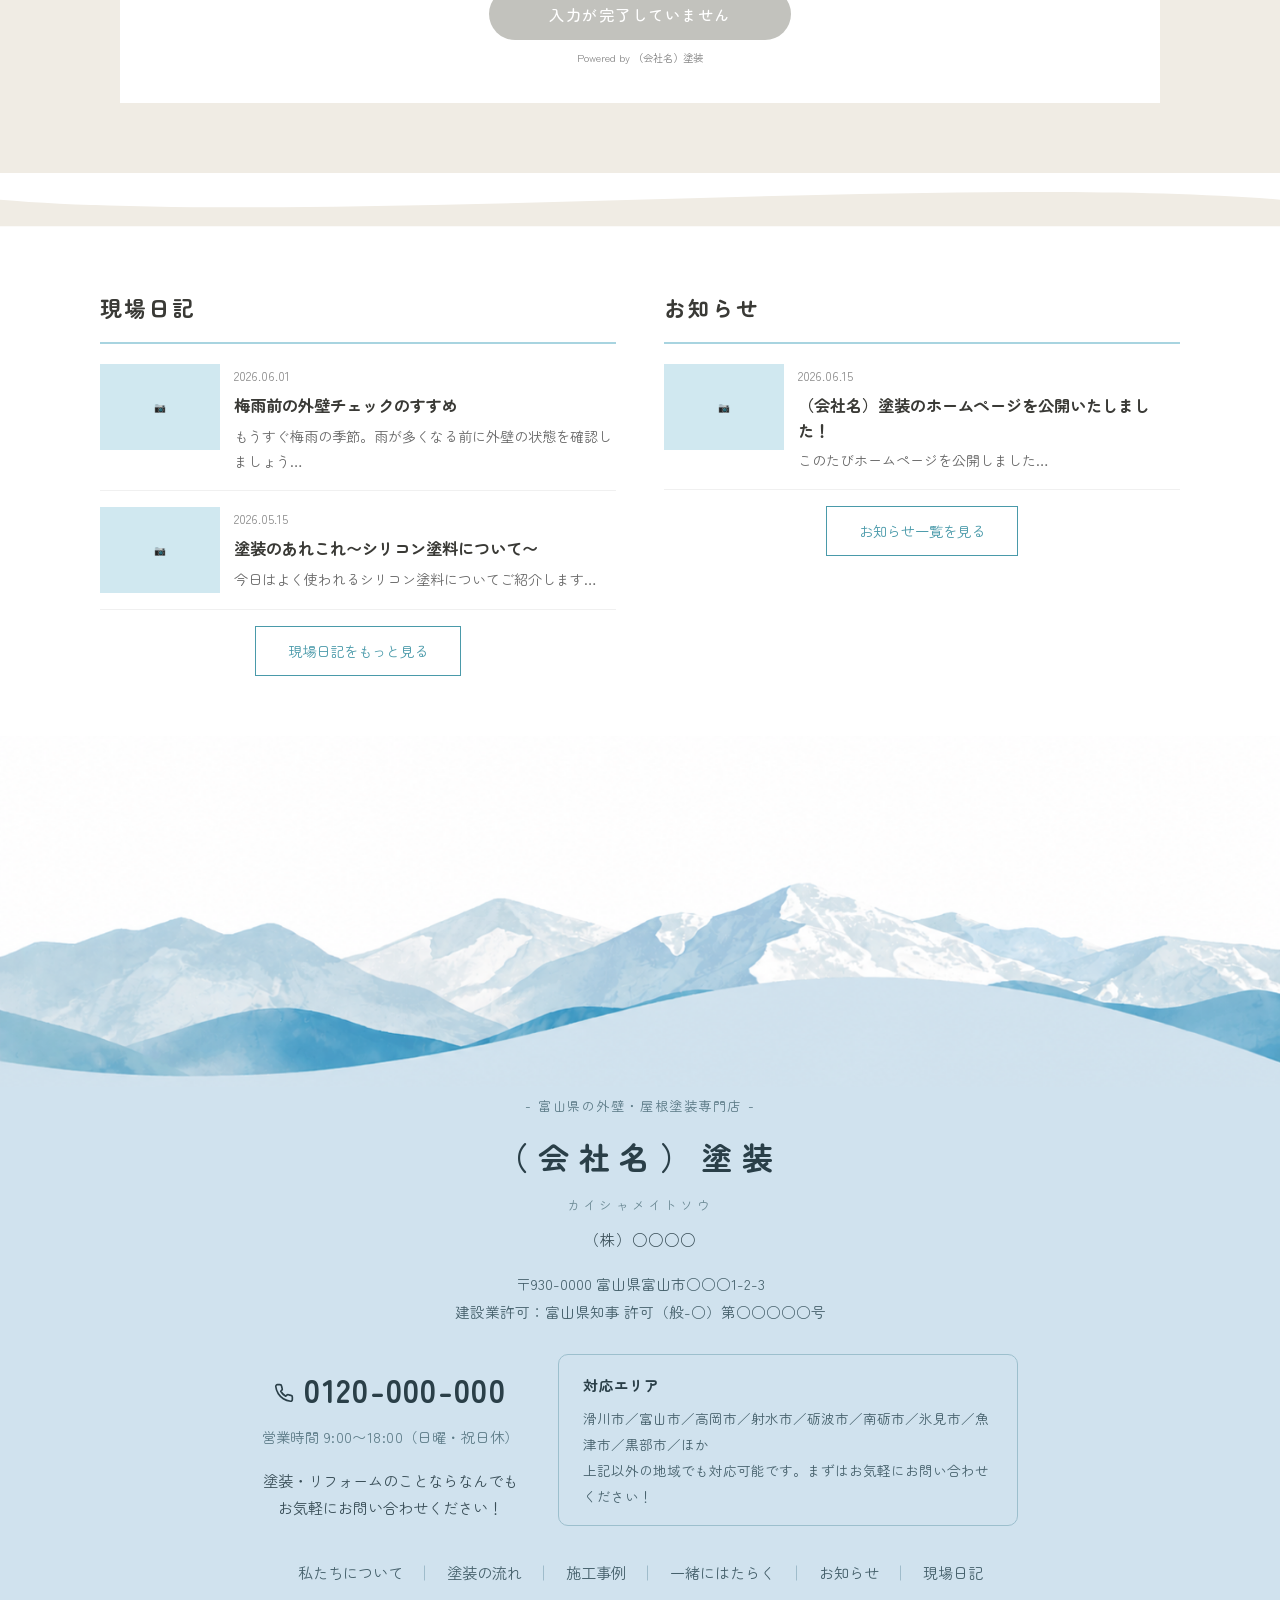
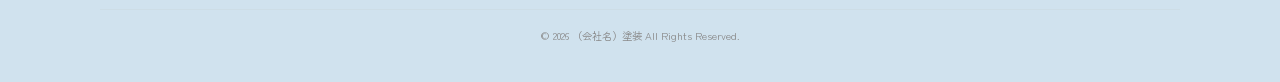
<file: about/index.html>
<!DOCTYPE html>
<html lang="ja">
<head>
<meta charset="UTF-8">
<meta name="viewport" content="width=device-width, initial-scale=1.0">
<meta name="robots" content="noindex, nofollow">
<title>私たちについて | （会社名）塗装</title>
<meta name="description" content="（会社名）塗装の代表・スタッフ・会社概要をご紹介します。富山の地域に根ざした、人と人とのつながりを大切にする塗装店です。">
<link rel="stylesheet" href="../css/style.css?v=34">
<link rel="stylesheet" href="../css/sp.css?v=34">
</head>
<body>

<!-- ヘッダー -->
<header class="site-header">
  <div class="header-inner">
    <nav class="header-nav-left">
      <a class="nav-item" href="../about/"><span class="nav-icon ni-about" aria-hidden="true"></span>私たちについて</a>
      <a class="nav-item" href="../plan/"><span class="nav-icon ni-flow" aria-hidden="true"></span>塗装の流れ</a>
      <a class="nav-item" href="../works/"><span class="nav-icon ni-works" aria-hidden="true"></span>施工事例</a>
    </nav>
    <a class="site-logo" href="../">
      <span class="logo-sub">富山県の外壁・屋根塗装専門店</span>
      <span class="logo-main">（会社名）塗装</span>
      <span class="logo-kana">カイシャメイトソウ</span>
    </a>
    <div class="header-nav-right">
      <a class="nav-item" href="../recruit/"><span class="nav-icon ni-recruit" aria-hidden="true"></span>一緒にはたらく</a>
      <a class="nav-item" href="../news/"><span class="nav-icon ni-news" aria-hidden="true"></span>お知らせ</a>
      <a class="nav-item" href="../blog/"><span class="nav-icon ni-blog" aria-hidden="true"></span>現場日記</a>
      <div class="header-tel">
        <div>お気軽にお電話ください</div>
        <a href="tel:0120-000-000"><svg viewBox="0 0 24 24" width="1em" height="1em" fill="none" stroke="currentColor" stroke-width="2" stroke-linecap="round" stroke-linejoin="round" style="vertical-align:-0.15em" aria-hidden="true"><path d="M22 16.92v3a2 2 0 0 1-2.18 2 19.79 19.79 0 0 1-8.63-3.07 19.5 19.5 0 0 1-6-6 19.79 19.79 0 0 1-3.07-8.67A2 2 0 0 1 4.11 2h3a2 2 0 0 1 2 1.72 12.84 12.84 0 0 0 .7 2.81 2 2 0 0 1-.45 2.11L8.09 9.91a16 16 0 0 0 6 6l1.27-1.27a2 2 0 0 1 2.11-.45 12.84 12.84 0 0 0 2.81.7A2 2 0 0 1 22 16.92z"/></svg> 0120-000-000</a>
      </div>
    </div>
    <button class="hamburger" aria-label="メニュー"><span></span><span></span><span></span></button>
  </div>
</header>
<nav class="sp-nav">
  <button class="sp-nav-close">✕</button>
  <a href="../about/">私たちについて</a>
  <a href="../plan/">塗装の流れ</a>
  <a href="../works/">施工事例</a>
      <span class="footer-nav-break"></span>
  <a href="../recruit/">一緒にはたらく</a>
  <a href="../news/">お知らせ</a>
  <a href="../blog/">現場日記</a>
  <a href="#contact">お問い合わせ</a>
</nav>

<!-- ページヘッダー -->
<div class="page-header">
  <div class="page-header-bg"></div>
  <div class="img-placeholder page-header-img" style="opacity:0.35;">📷 ヘッダー背景写真</div>
  <div class="page-header-content">
    <span class="page-title-en">About Us</span>
    <span class="page-title-ja">私たちについて</span>
    <span class="page-header-badge">（会社名）塗装とは</span>
  </div>
  <div class="img-placeholder page-header-photo" style="width:180px;">👷 職人写真</div>
</div>

<!-- ウェーブ -->
<div class="wave-divider">
  <svg viewBox="0 0 1440 40" xmlns="http://www.w3.org/2000/svg" preserveAspectRatio="none">
    <path d="M0,20 C480,40 960,0 1440,20 L1440,40 L0,40 Z" fill="#fff"/>
  </svg>
</div>

<!-- リード -->
<section class="section">
  <div class="section-inner">
    <div class="about-lead fade-in">
      <p class="lead-en">One person, one job — with care.</p>
      <p>一人ひとりのお客様、一つひとつの仕事を大切に。<br>
      そんな想いを胸に、富山で塗装の仕事をしています。<br><br>
      大きな看板はありません。テレビCMも出ていません。<br>
      でも、お客様のお家を我が家のように思って、丁寧に、誠実に。<br>
      それが（会社名）塗装の変わらないスタイルです。</p>
    </div>

    <!-- 代表の想い -->
    <div class="president-section fade-in">
      <div class="img-placeholder president-photo">📷 代表写真</div>
      <div>
        <div class="president-title">代表の想い</div>
        <div class="president-name">代表 ○○ ○○</div>
        <p class="president-text">
          私が塗装の世界に入ったのは、父の背中を見て育ったからです。<br><br>
          「塗装は家を守る仕事だ」という言葉が、今も心に刻まれています。<br><br>
          富山で生まれ、富山で育ち、富山のお客様に支えていただいてきました。
          地元のみなさまのお役に立てることが、この仕事の一番の喜びです。<br><br>
          「あの塗装屋に頼んでよかった」そう言っていただけるよう、
          これからも一軒一軒、丁寧に向き合ってまいります。
        </p>
      </div>
    </div>
  </div>
</section>

<!-- 4つのこだわり -->
<section class="section" style="background:var(--light);">
  <div class="section-inner">
    <div class="section-title fade-in">
      <span class="en">Our Policy</span>
      <span class="ja">（会社名）塗装のこだわり</span>
    </div>
    <div class="kodawari-list">
      <div class="kodawari-item fade-in">
        <div class="img-placeholder kodawari-img">📷 こだわり写真1</div>
        <div>
          <div class="kodawari-no">01</div>
          <div class="kodawari-title">高品質な塗料・道具へのこだわり</div>
          <p class="kodawari-text">
            使用する塗料は大手メーカーの一級品のみ。安さ優先で品質を落とすことはしません。
            道具も同じく、職人が自信を持って使えるものだけを選んでいます。
            「いい仕事はいい道具から」を信念に、長持ちする塗装をお届けします。
          </p>
        </div>
      </div>
      <div class="kodawari-item reverse fade-in">
        <div class="img-placeholder kodawari-img">📷 こだわり写真2</div>
        <div>
          <div class="kodawari-no">02</div>
          <div class="kodawari-title">細部まで手を抜かない下地処理</div>
          <p class="kodawari-text">
            仕上がりの美しさは、見えない部分の丁寧さで決まります。
            ひび割れ・下地の汚れ・腐食した部分をしっかり処理してから塗装。
            表面だけを塗っても長持ちしません。根本からしっかり直します。
          </p>
        </div>
      </div>
      <div class="kodawari-item fade-in">
        <div class="img-placeholder kodawari-img">📷 こだわり写真3</div>
        <div>
          <div class="kodawari-no">03</div>
          <div class="kodawari-title">明朗会計・追加料金なし</div>
          <p class="kodawari-text">
            見積もり後の追加請求は一切しません。工事中に「追加でこれも…」という
            無理なご提案もしません。最初にお伝えした金額で、最後まで責任を持って
            仕上げることが、私たちのお約束です。
          </p>
        </div>
      </div>
      <div class="kodawari-item reverse fade-in">
        <div class="img-placeholder kodawari-img">📷 こだわり写真4</div>
        <div>
          <div class="kodawari-no">04</div>
          <div class="kodawari-title">塗装以外のことも相談OK</div>
          <p class="kodawari-text">
            「雨どいが壊れている」「網戸がボロボロで…」など、塗装以外のご相談も
            できる限り対応いたします。地元に根ざしているからこそ、
            なんでも気軽に頼めるお付き合いを大切にしています。
          </p>
        </div>
      </div>
    </div>
  </div>
</section>

<!-- 顔が見える安心感 -->
<section class="section" style="background:var(--beige);">
  <div class="section-inner">
    <div class="trust-section fade-in">
      <div class="trust-photo-wrap">
        <div class="img-placeholder trust-photo">📷 ご家族・お客様の写真</div>
        <div class="trust-bubble">顔が見える<br>塗装屋さんは<br>安心するね</div>
      </div>
      <div class="trust-body">
        <h2 class="trust-heading">無駄のない料金体系と、<br><span>顔が見える安心感。</span></h2>
        <p class="trust-text">
          （会社名）塗装では、お問い合わせから施工、アフターフォローまで、<span class="marker-line">すべての工程を自分たちで一貫して対応</span>しています。だからこそ、<span class="marker">無駄のない料金体系</span>で、しっかりとしたサービスをお届けできます。<br>
          施工する職人が責任を持ってお客様の声をお聞きしますので、安心・納得のうえで、ご要望に応じることができます。
        </p>
        <div class="trust-btn">
          <a class="btn" href="../plan/">料金について詳しくはこちら</a>
        </div>
      </div>
    </div>
  </div>
</section>

<!-- スタッフ紹介 -->
<section class="section">
  <div class="section-inner">
    <div class="section-title fade-in">
      <span class="en">Staff</span>
      <span class="ja">スタッフ紹介</span>
    </div>
    <div class="staff-grid">
      <div class="staff-card fade-in">
        <div class="img-placeholder staff-photo">📷</div>
        <div class="staff-role">代表・職人</div>
        <div class="staff-name">○○ ○○</div>
        <div class="staff-certs">一級塗装技能士<br>外壁診断士<br>有機溶剤作業主任者</div>
      </div>
      <div class="staff-card fade-in">
        <div class="img-placeholder staff-photo">📷</div>
        <div class="staff-role">職人</div>
        <div class="staff-name">○○ ○○</div>
        <div class="staff-certs">一級塗装技能士<br>足場組立等作業主任者</div>
      </div>
      <div class="staff-card fade-in">
        <div class="img-placeholder staff-photo">📷</div>
        <div class="staff-role">職人</div>
        <div class="staff-name">○○ ○○</div>
        <div class="staff-certs">二級塗装技能士<br>有機溶剤作業主任者</div>
      </div>
      <div class="staff-card fade-in">
        <div class="img-placeholder staff-photo">📷</div>
        <div class="staff-role">営業・事務</div>
        <div class="staff-name">○○ ○○</div>
        <div class="staff-certs">カラーコーディネーター<br>住宅リフォーム相談員</div>
      </div>
    </div>
  </div>
</section>

<!-- 会社概要 -->
<section class="section" style="background:var(--beige);">
  <div class="section-inner">
    <div class="section-title fade-in">
      <span class="en">Company Profile</span>
      <span class="ja">会社概要</span>
    </div>
    <table class="company-table fade-in">
      <tr><th>会社名</th><td>（会社名）塗装 / ○○株式会社</td></tr>
      <tr><th>代表者</th><td>○○ ○○</td></tr>
      <tr><th>所在地</th><td>〒930-0000 富山県富山市○○○1-2-3</td></tr>
      <tr><th>電話番号</th><td>0120-000-000</td></tr>
      <tr><th>営業時間</th><td>9:00〜18:00</td></tr>
      <tr><th>定休日</th><td>日曜日・祝日（緊急時はご相談ください）</td></tr>
      <tr><th>対応エリア</th><td>滑川市・富山市・高岡市・射水市・砺波市・南砺市<br>氷見市・魚津市・黒部市・その他富山県全域</td></tr>
      <tr><th>資格・許可</th><td>一級塗装技能士 / 外壁診断士 / 建設業許可（塗装工事業）第○○号</td></tr>
      <tr><th>沿革</th><td>
        ○○年 ○○市にて創業<br>
        ○○年 有限会社○○塗装 設立<br>
        ○○年 現在地に移転
      </td></tr>
    </table>
  </div>
</section>

<!-- お問い合わせ -->
<section class="contact-section" id="contact">
  <div class="contact-inner">
    <div class="contact-heading fade-in">
      <span class="en">Contact</span>
      <span class="ja">お気軽にお問い合わせください！</span>
      <span class="desc">「家のこと、そろそろ気になってきたな」——そんな段階のご相談で大丈夫です。<br>お見積り・ご相談はすべて無料。富山の地元職人が、ていねいにお答えします。</span>
    </div>
    <a class="contact-tel-btn" href="tel:0120-000-000"><span class="tel-icon" aria-hidden="true"><svg viewBox="0 0 24 24" width="20" height="20" fill="none" stroke="currentColor" stroke-width="2" stroke-linecap="round" stroke-linejoin="round"><path d="M22 16.92v3a2 2 0 0 1-2.18 2 19.79 19.79 0 0 1-8.63-3.07 19.5 19.5 0 0 1-6-6 19.79 19.79 0 0 1-3.07-8.67A2 2 0 0 1 4.11 2h3a2 2 0 0 1 2 1.72 12.84 12.84 0 0 0 .7 2.81 2 2 0 0 1-.45 2.11L8.09 9.91a16 16 0 0 0 6 6l1.27-1.27a2 2 0 0 1 2.11-.45 12.84 12.84 0 0 0 2.81.7A2 2 0 0 1 22 16.92z"/></svg></span> 0120-000-000</a>
    <div class="img-placeholder contact-worker-img" style="width:200px;height:280px;position:absolute;right:0;bottom:0;">👷 職人写真</div>
    <div class="contact-form fade-in">
      <form class="contact-form-el" novalidate>
        <div class="form-row">
          <div class="form-label">お問い合わせ内容 <span class="form-required">必須</span></div>
          <div class="form-field">
            <div class="form-checkboxes">
              <label><input type="checkbox" name="type" value="consult"> まずは相談したい（無料）</label>
              <label><input type="checkbox" name="type" value="estimate"> お見積り希望（無料）</label>
              <label><input type="checkbox" name="type" value="other"> その他</label>
            </div>
          </div>
        </div>
        <div class="form-row">
          <div class="form-label">お名前 <span class="form-required">必須</span></div>
          <div class="form-field"><input type="text" name="name" placeholder="お名前をご記入ください" data-required></div>
        </div>
        <div class="form-row">
          <div class="form-label">ご希望の連絡方法 <span class="form-required">必須</span></div>
          <div class="form-field">
            <div class="contact-method">
              <label class="cm-opt"><input type="radio" name="contact_method" value="tel" checked>電話でほしい</label>
              <label class="cm-opt"><input type="radio" name="contact_method" value="email">メールでほしい</label>
            </div>
            <div class="cm-field cm-field-tel">
              <input type="tel" name="tel" placeholder="（例）09012345678">
              <span class="hint">※ハイフン不要。携帯・固定どちらでも大丈夫です</span>
            </div>
            <div class="cm-field cm-field-email" style="display:none;">
              <input type="email" name="email" placeholder="（例）hana@example.com">
              <span class="hint">※ご返信用のメールアドレスをご記入ください</span>
            </div>
          </div>
        </div>
        <div class="form-row" style="border-bottom:none;">
          <div class="form-label">ご相談・ご質問</div>
          <div class="form-field"><textarea name="note" placeholder="外壁のひび割れが気になって… / だいたいの費用が知りたい　など、お気軽にどうぞ"></textarea></div>
        </div>
        <p class="form-reassure">無料・しつこい営業はしません／入力は30秒で完了します</p>
        
        <div class="form-submit-wrap"><button type="submit" class="btn-submit">入力が完了していません</button></div>
        <p class="powered-by">Powered by （会社名）塗装</p>
      </form>
    </div>
  </div>
</section>

<div class="wave-divider">
  <svg viewBox="0 0 1440 60" xmlns="http://www.w3.org/2000/svg" preserveAspectRatio="none">
    <path d="M0,30 C360,60 1080,0 1440,30 L1440,60 L0,60 Z" fill="#f0ece4"/>
  </svg>
</div>

<!-- 現場日記・お知らせ -->
<div class="footer-top">
  <div class="footer-top-section">
    <h3>現場日記</h3>
    <div class="mini-post">
      <div class="img-placeholder mini-post-img">📷</div>
      <div class="mini-post-body">
        <div class="date">2026.06.01</div>
        <div class="title">梅雨前の外壁チェックのすすめ</div>
        <div class="excerpt">もうすぐ梅雨の季節。雨が多くなる前に外壁の状態を確認しましょう…</div>
      </div>
    </div>
    <div class="mini-post">
      <div class="img-placeholder mini-post-img">📷</div>
      <div class="mini-post-body">
        <div class="date">2026.05.15</div>
        <div class="title">塗装のあれこれ〜シリコン塗料について〜</div>
        <div class="excerpt">今日はよく使われるシリコン塗料についてご紹介します…</div>
      </div>
    </div>
    <div class="footer-top-more"><a href="../blog/">現場日記をもっと見る</a></div>
  </div>
  <div class="footer-top-section">
    <h3>お知らせ</h3>
    <div class="mini-post">
      <div class="img-placeholder mini-post-img">📷</div>
      <div class="mini-post-body">
        <div class="date">2026.06.15</div>
        <div class="title">（会社名）塗装のホームページを公開いたしました！</div>
        <div class="excerpt">このたびホームページを公開しました…</div>
      </div>
    </div>
    <div class="footer-top-more"><a href="../news/">お知らせ一覧を見る</a></div>
  </div>
</div>

<!-- フッター -->
<footer class="site-footer">
  <img class="footer-mountains" src="../img/footer-mountains.png?v=34" alt="立山連峰">
  <div class="footer-body">
    <div class="footer-logo">
      <span class="logo-corp">- 富山県の外壁・屋根塗装専門店 -</span>
      <span class="logo-main">（会社名）塗装</span>
      <span class="logo-kana">カイシャメイトソウ</span>
      <span class="logo-company">（株）○○○○</span>
    </div>
    <div class="footer-address">
      〒930-0000 富山県富山市○○○1-2-3<br>
      建設業許可：富山県知事 許可（般-○）第○○○○○号
    </div>
    <div class="footer-contact-row">
      <div class="footer-contact-left">
        <div class="footer-tel"><span class="tel-icon" aria-hidden="true"><svg viewBox="0 0 24 24" width="20" height="20" fill="none" stroke="currentColor" stroke-width="2" stroke-linecap="round" stroke-linejoin="round"><path d="M22 16.92v3a2 2 0 0 1-2.18 2 19.79 19.79 0 0 1-8.63-3.07 19.5 19.5 0 0 1-6-6 19.79 19.79 0 0 1-3.07-8.67A2 2 0 0 1 4.11 2h3a2 2 0 0 1 2 1.72 12.84 12.84 0 0 0 .7 2.81 2 2 0 0 1-.45 2.11L8.09 9.91a16 16 0 0 0 6 6l1.27-1.27a2 2 0 0 1 2.11-.45 12.84 12.84 0 0 0 2.81.7A2 2 0 0 1 22 16.92z"/></svg></span> 0120-000-000</div>
        <div class="footer-hours">営業時間 9:00〜18:00（日曜・祝日休）</div>
        <p class="footer-tagline">塗装・リフォームのことならなんでも<br>お気軽にお問い合わせください！</p>
      </div>
      <div class="footer-area-box">
        <div class="footer-area-title">対応エリア</div>
        <div class="footer-area">
          滑川市／富山市／高岡市／射水市／砺波市／南砺市／氷見市／魚津市／黒部市／ほか<br>
          上記以外の地域でも対応可能です。まずはお気軽にお問い合わせください！
        </div>
      </div>
    </div>
    <nav class="footer-nav">
      <a href="../about/">私たちについて</a>
      <a href="../plan/">塗装の流れ</a>
      <a href="../works/">施工事例</a>
      <span class="footer-nav-break"></span>
      <a href="../recruit/">一緒にはたらく</a>
      <a href="../news/">お知らせ</a>
      <a href="../blog/">現場日記</a>
    </nav>
    <p class="footer-copy">© 2026 （会社名）塗装 All Rights Reserved.</p>
  </div>
</footer>

<div class="floating-cta">
  <a class="floating-cta-tel" href="tel:0120-000-000"><svg viewBox="0 0 24 24" width="1em" height="1em" fill="none" stroke="currentColor" stroke-width="2" stroke-linecap="round" stroke-linejoin="round" style="vertical-align:-0.15em" aria-hidden="true"><path d="M22 16.92v3a2 2 0 0 1-2.18 2 19.79 19.79 0 0 1-8.63-3.07 19.5 19.5 0 0 1-6-6 19.79 19.79 0 0 1-3.07-8.67A2 2 0 0 1 4.11 2h3a2 2 0 0 1 2 1.72 12.84 12.84 0 0 0 .7 2.81 2 2 0 0 1-.45 2.11L8.09 9.91a16 16 0 0 0 6 6l1.27-1.27a2 2 0 0 1 2.11-.45 12.84 12.84 0 0 0 2.81.7A2 2 0 0 1 22 16.92z"/></svg> お電話で相談</a>
  <a class="floating-cta-web" href="#contact"><svg viewBox="0 0 24 24" width="1em" height="1em" fill="none" stroke="currentColor" stroke-width="2" stroke-linecap="round" stroke-linejoin="round" style="vertical-align:-0.15em" aria-hidden="true"><rect x="2" y="4" width="20" height="16" rx="2"/><path d="m22 7-10 5L2 7"/></svg> WEBで問い合わせ</a>
</div>

<script src="../js/main.js"></script>
</body>
</html>
</file>
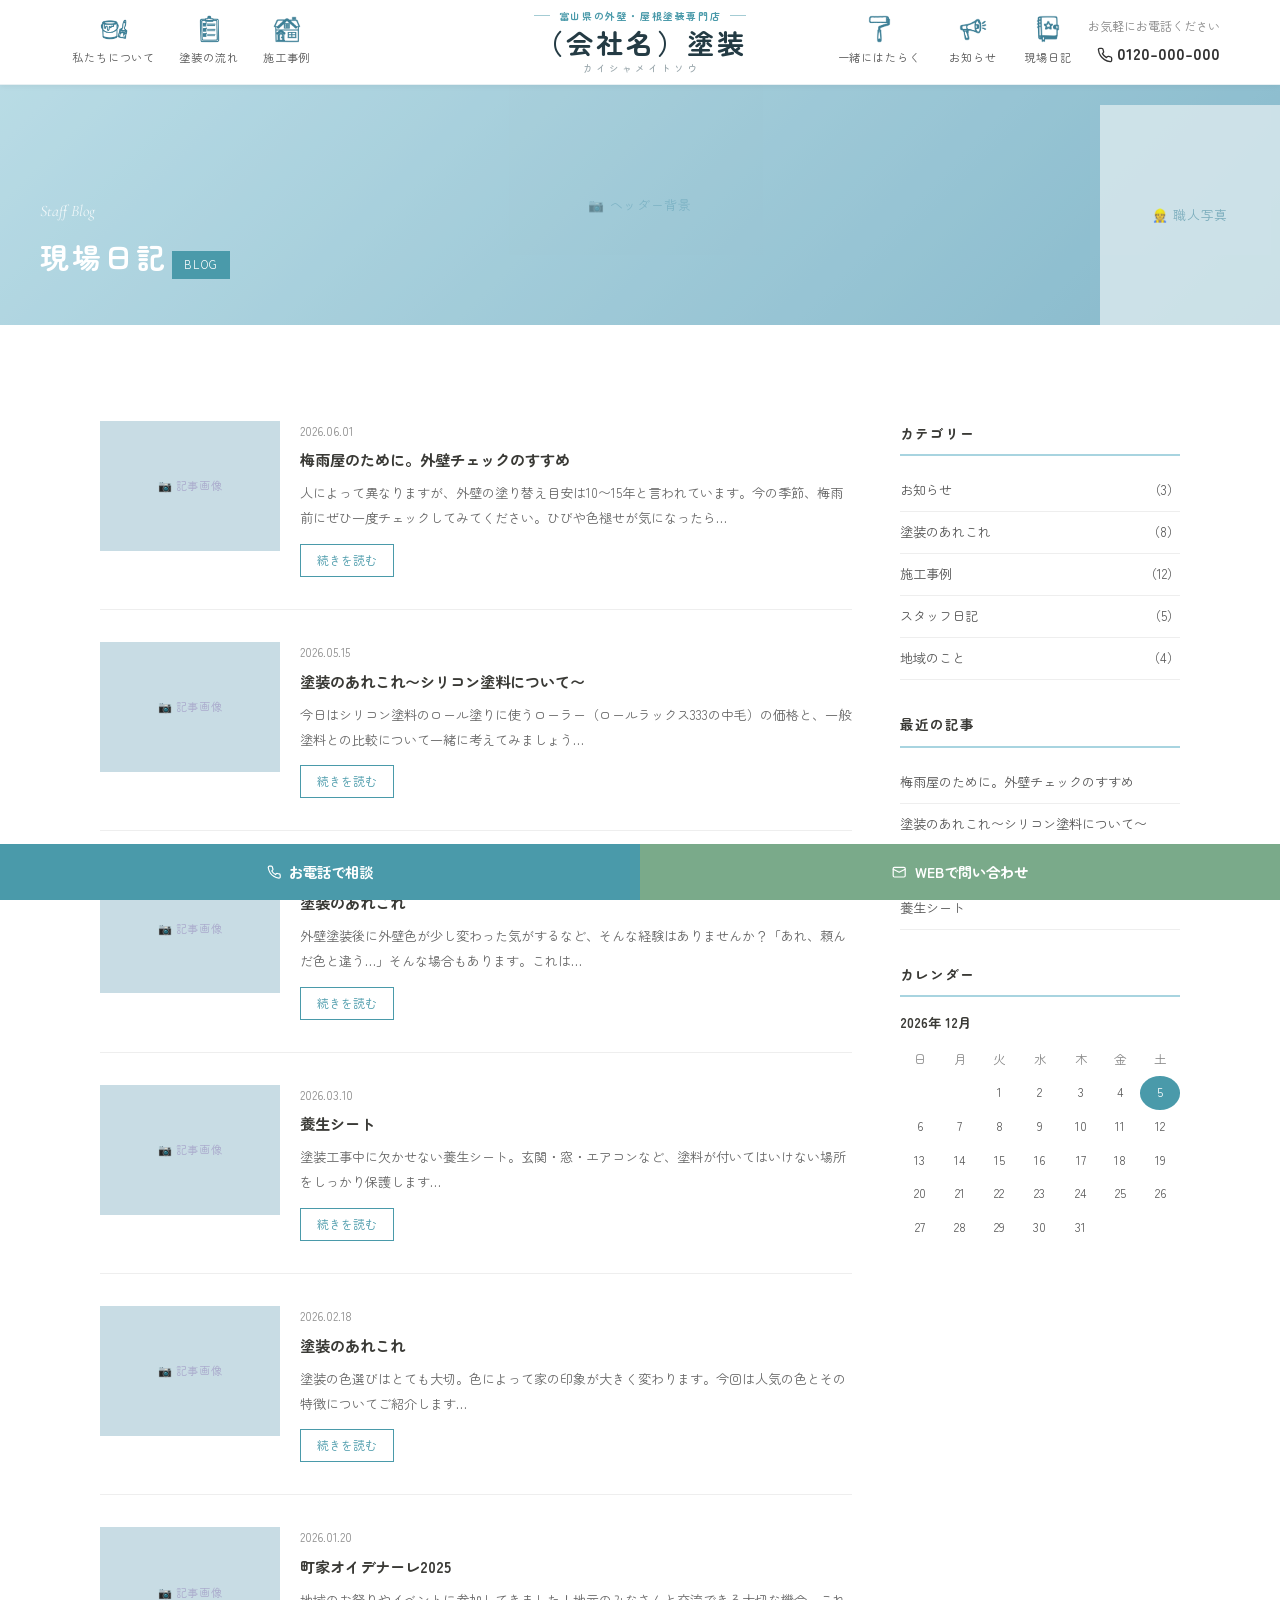
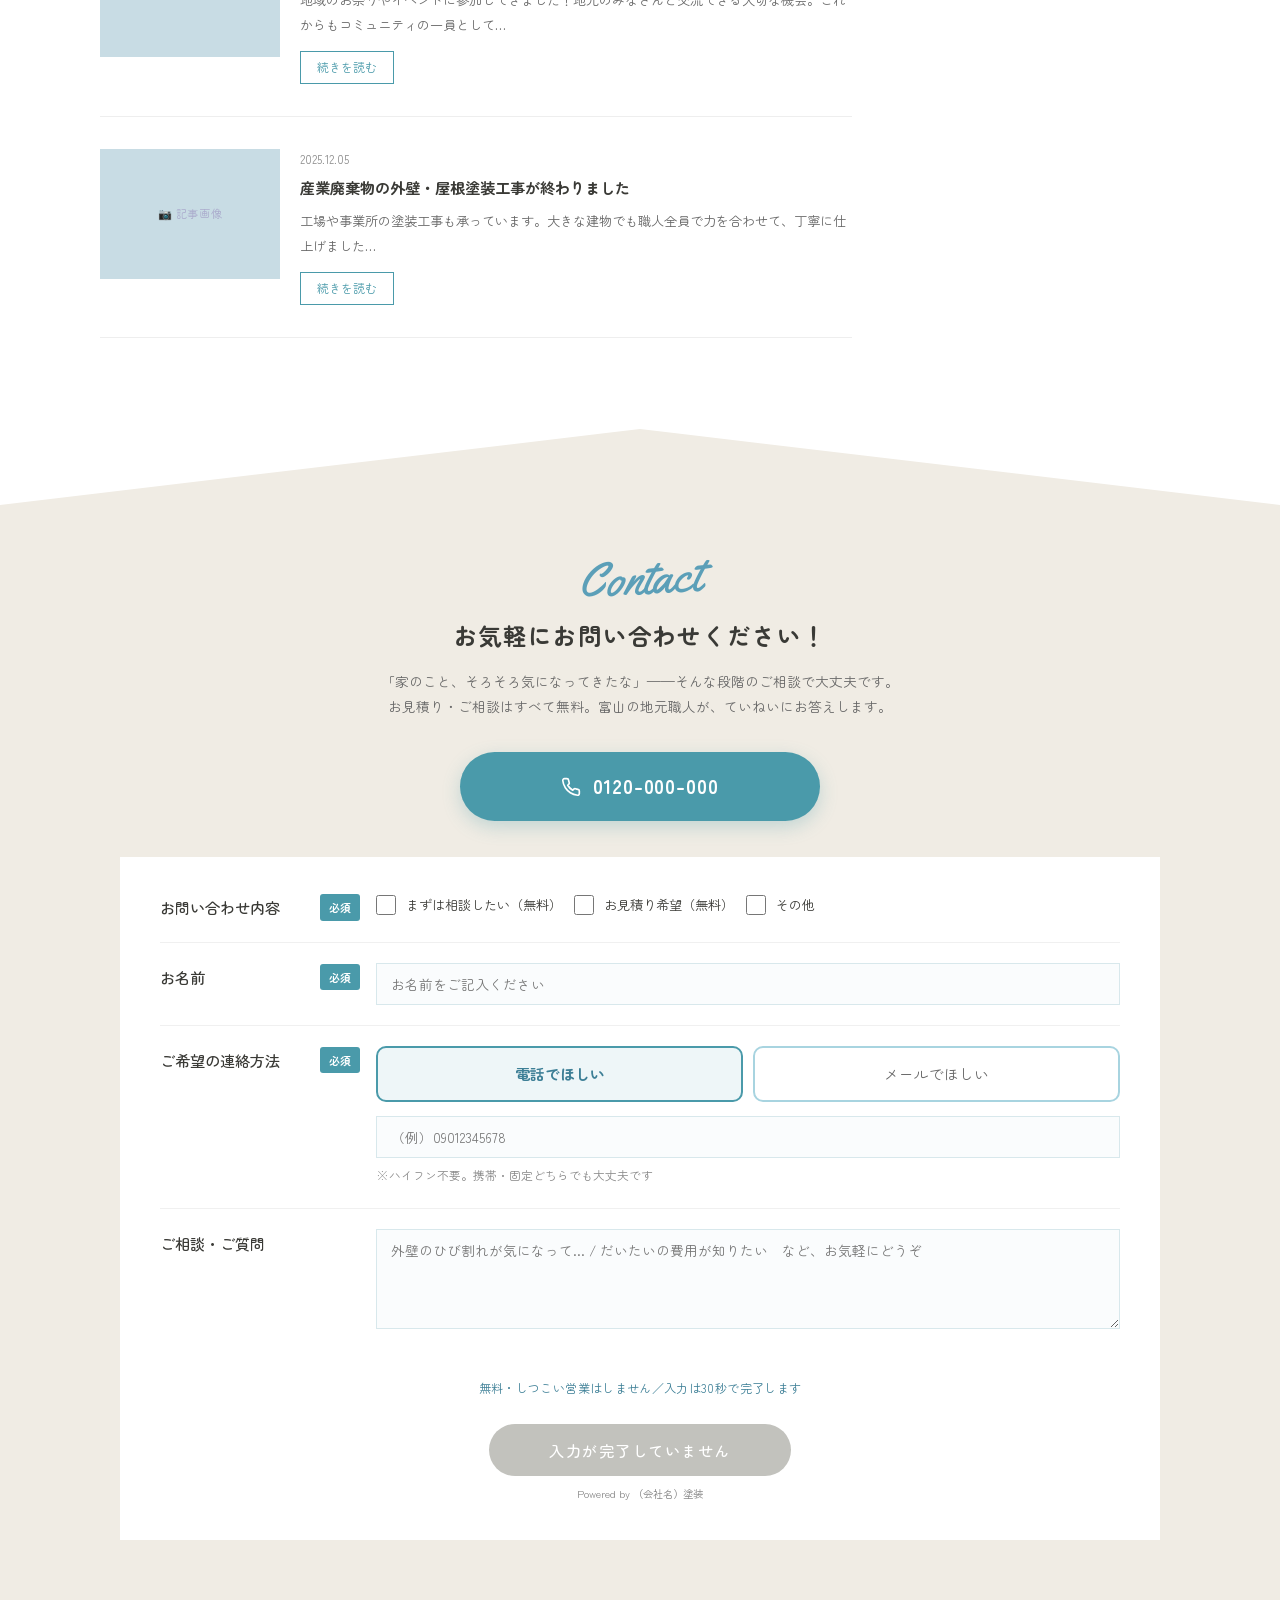
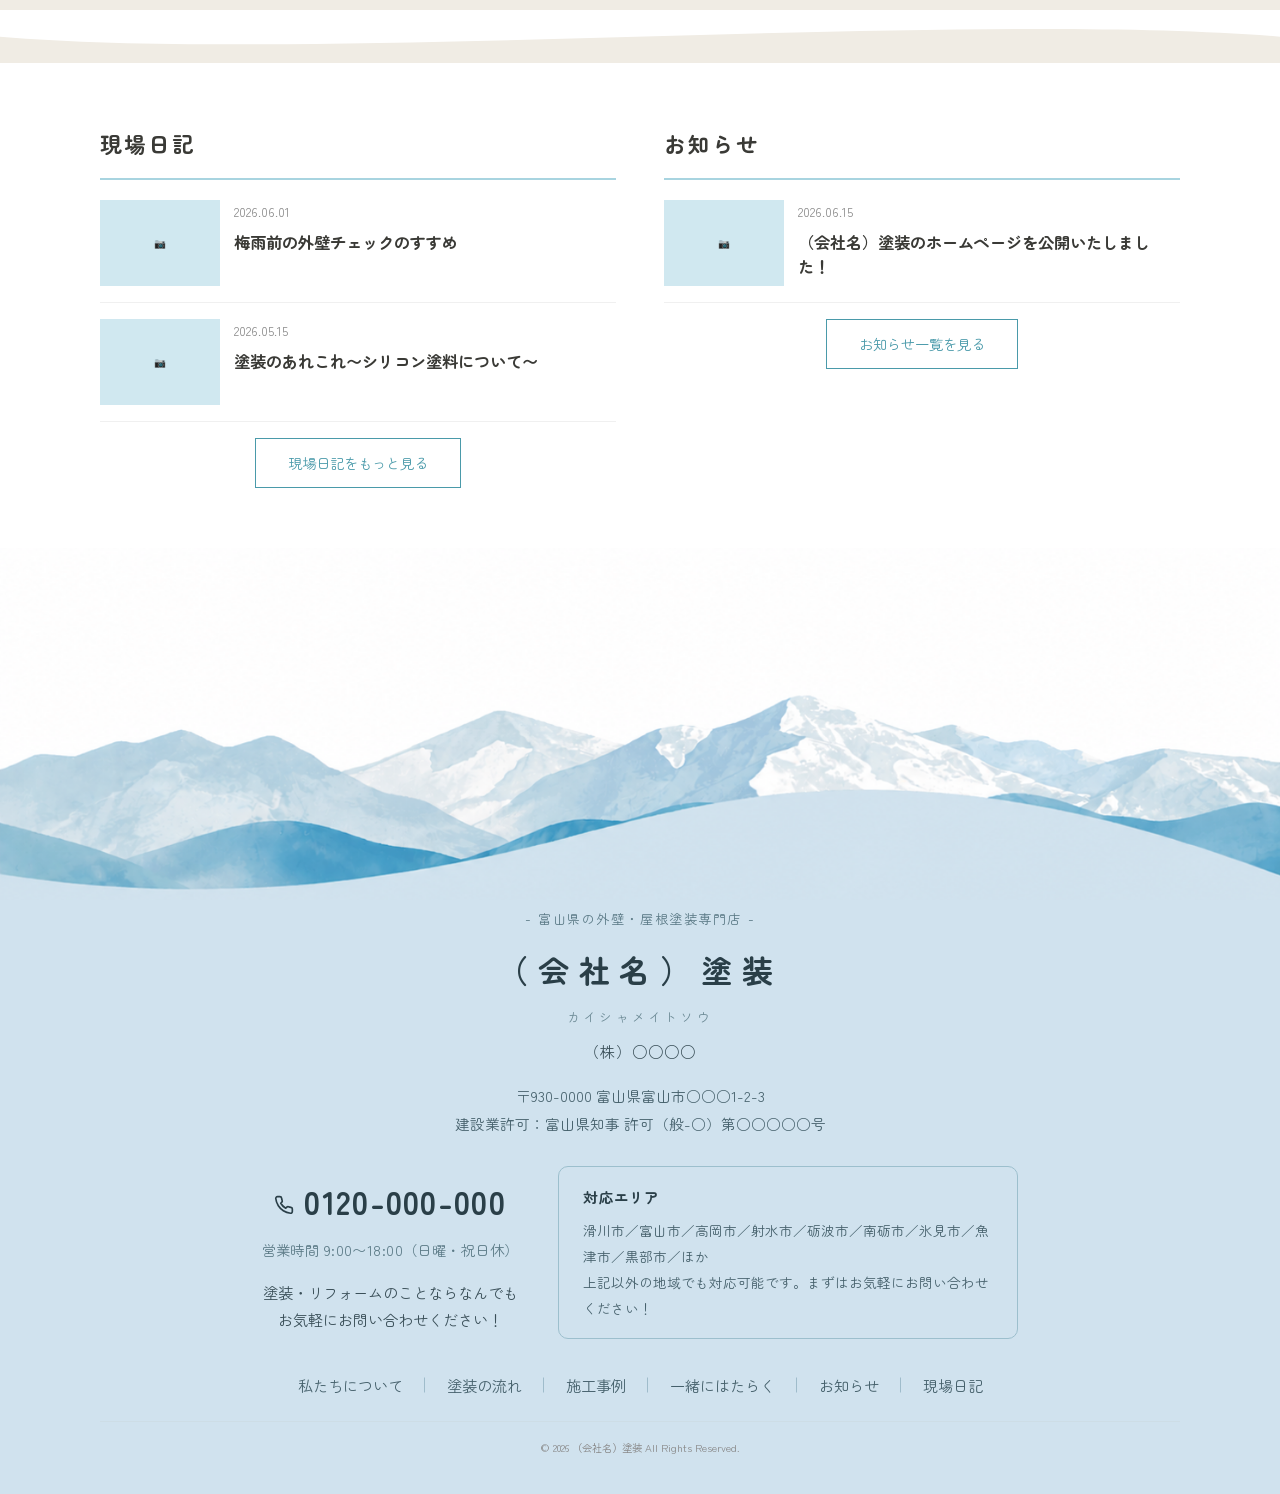
<file: blog/index.html>
<!DOCTYPE html>
<html lang="ja">
<head>
<meta charset="UTF-8">
<meta name="viewport" content="width=device-width, initial-scale=1.0">
<meta name="robots" content="noindex, nofollow">
<title>現場日記 | （会社名）塗装</title>
<meta name="description" content="（会社名）塗装スタッフが日々の仕事や塗装のコツをお届けする現場日記です。">
<link rel="stylesheet" href="../css/style.css?v=34">
<link rel="stylesheet" href="../css/sp.css?v=34">
</head>
<body>

<header class="site-header">
  <div class="header-inner">
    <nav class="header-nav-left">
      <a class="nav-item" href="../about/"><span class="nav-icon ni-about" aria-hidden="true"></span>私たちについて</a>
      <a class="nav-item" href="../plan/"><span class="nav-icon ni-flow" aria-hidden="true"></span>塗装の流れ</a>
      <a class="nav-item" href="../works/"><span class="nav-icon ni-works" aria-hidden="true"></span>施工事例</a>
    </nav>
    <a class="site-logo" href="../">
      <span class="logo-sub">富山県の外壁・屋根塗装専門店</span>
      <span class="logo-main">（会社名）塗装</span>
      <span class="logo-kana">カイシャメイトソウ</span>
    </a>
    <div class="header-nav-right">
      <a class="nav-item" href="../recruit/"><span class="nav-icon ni-recruit" aria-hidden="true"></span>一緒にはたらく</a>
      <a class="nav-item" href="../news/"><span class="nav-icon ni-news" aria-hidden="true"></span>お知らせ</a>
      <a class="nav-item" href="../blog/"><span class="nav-icon ni-blog" aria-hidden="true"></span>現場日記</a>
      <div class="header-tel"><div>お気軽にお電話ください</div><a href="tel:0120-000-000"><svg viewBox="0 0 24 24" width="1em" height="1em" fill="none" stroke="currentColor" stroke-width="2" stroke-linecap="round" stroke-linejoin="round" style="vertical-align:-0.15em" aria-hidden="true"><path d="M22 16.92v3a2 2 0 0 1-2.18 2 19.79 19.79 0 0 1-8.63-3.07 19.5 19.5 0 0 1-6-6 19.79 19.79 0 0 1-3.07-8.67A2 2 0 0 1 4.11 2h3a2 2 0 0 1 2 1.72 12.84 12.84 0 0 0 .7 2.81 2 2 0 0 1-.45 2.11L8.09 9.91a16 16 0 0 0 6 6l1.27-1.27a2 2 0 0 1 2.11-.45 12.84 12.84 0 0 0 2.81.7A2 2 0 0 1 22 16.92z"/></svg> 0120-000-000</a></div>
    </div>
    <button class="hamburger" aria-label="メニュー"><span></span><span></span><span></span></button>
  </div>
</header>
<nav class="sp-nav">
  <button class="sp-nav-close">✕</button>
  <a href="../about/">私たちについて</a><a href="../plan/">塗装の流れ</a><a href="../works/">施工事例</a>
  <a href="../recruit/">一緒にはたらく</a><a href="../news/">お知らせ</a><a href="../blog/">現場日記</a>
  <a href="#contact">お問い合わせ</a>
</nav>

<div class="page-header">
  <div class="page-header-bg"></div>
  <div class="img-placeholder page-header-img" style="opacity:0.35;">📷 ヘッダー背景</div>
  <div class="page-header-content">
    <span class="page-title-en">Staff Blog</span>
    <span class="page-title-ja">現場日記</span>
    <span class="page-header-badge">BLOG</span>
  </div>
  <div class="img-placeholder page-header-photo" style="width:180px;">👷 職人写真</div>
</div>

<div class="wave-divider">
  <svg viewBox="0 0 1440 40" xmlns="http://www.w3.org/2000/svg" preserveAspectRatio="none">
    <path d="M0,20 C480,40 960,0 1440,20 L1440,40 L0,40 Z" fill="#fff"/>
  </svg>
</div>

<!-- ブログ本体 -->
<div class="blog-layout">
  <!-- 記事一覧 -->
  <main>
    <div class="blog-post-item fade-in">
      <div class="img-placeholder blog-post-img">📷 記事画像</div>
      <div>
        <div class="blog-post-date">2026.06.01</div>
        <div class="blog-post-title">梅雨屋のために。外壁チェックのすすめ</div>
        <p class="blog-post-excerpt">人によって異なりますが、外壁の塗り替え目安は10〜15年と言われています。今の季節、梅雨前にぜひ一度チェックしてみてください。ひびや色褪せが気になったら…</p>
        <div class="blog-post-more"><a href="#">続きを読む</a></div>
      </div>
    </div>
    <div class="blog-post-item fade-in">
      <div class="img-placeholder blog-post-img">📷 記事画像</div>
      <div>
        <div class="blog-post-date">2026.05.15</div>
        <div class="blog-post-title">塗装のあれこれ〜シリコン塗料について〜</div>
        <p class="blog-post-excerpt">今日はシリコン塗料のロール塗りに使うローラー（ロールラックス333の中毛）の価格と、一般塗料との比較について一緒に考えてみましょう…</p>
        <div class="blog-post-more"><a href="#">続きを読む</a></div>
      </div>
    </div>
    <div class="blog-post-item fade-in">
      <div class="img-placeholder blog-post-img">📷 記事画像</div>
      <div>
        <div class="blog-post-date">2026.04.27</div>
        <div class="blog-post-title">塗装のあれこれ</div>
        <p class="blog-post-excerpt">外壁塗装後に外壁色が少し変わった気がするなど、そんな経験はありませんか？「あれ、頼んだ色と違う…」そんな場合もあります。これは…</p>
        <div class="blog-post-more"><a href="#">続きを読む</a></div>
      </div>
    </div>
    <div class="blog-post-item fade-in">
      <div class="img-placeholder blog-post-img">📷 記事画像</div>
      <div>
        <div class="blog-post-date">2026.03.10</div>
        <div class="blog-post-title">養生シート</div>
        <p class="blog-post-excerpt">塗装工事中に欠かせない養生シート。玄関・窓・エアコンなど、塗料が付いてはいけない場所をしっかり保護します…</p>
        <div class="blog-post-more"><a href="#">続きを読む</a></div>
      </div>
    </div>
    <div class="blog-post-item fade-in">
      <div class="img-placeholder blog-post-img">📷 記事画像</div>
      <div>
        <div class="blog-post-date">2026.02.18</div>
        <div class="blog-post-title">塗装のあれこれ</div>
        <p class="blog-post-excerpt">塗装の色選びはとても大切。色によって家の印象が大きく変わります。今回は人気の色とその特徴についてご紹介します…</p>
        <div class="blog-post-more"><a href="#">続きを読む</a></div>
      </div>
    </div>
    <div class="blog-post-item fade-in">
      <div class="img-placeholder blog-post-img">📷 記事画像</div>
      <div>
        <div class="blog-post-date">2026.01.20</div>
        <div class="blog-post-title">町家オイデナーレ2025</div>
        <p class="blog-post-excerpt">地域のお祭りやイベントに参加してきました！地元のみなさんと交流できる大切な機会。これからもコミュニティの一員として…</p>
        <div class="blog-post-more"><a href="#">続きを読む</a></div>
      </div>
    </div>
    <div class="blog-post-item fade-in">
      <div class="img-placeholder blog-post-img">📷 記事画像</div>
      <div>
        <div class="blog-post-date">2025.12.05</div>
        <div class="blog-post-title">産業廃棄物の外壁・屋根塗装工事が終わりました</div>
        <p class="blog-post-excerpt">工場や事業所の塗装工事も承っています。大きな建物でも職人全員で力を合わせて、丁寧に仕上げました…</p>
        <div class="blog-post-more"><a href="#">続きを読む</a></div>
      </div>
    </div>
  </main>

  <!-- サイドバー -->
  <aside>
    <div class="sidebar-widget">
      <h4>カテゴリー</h4>
      <ul class="sidebar-cats">
        <li><a href="#">お知らせ <span>（3）</span></a></li>
        <li><a href="#">塗装のあれこれ <span>（8）</span></a></li>
        <li><a href="#">施工事例 <span>（12）</span></a></li>
        <li><a href="#">スタッフ日記 <span>（5）</span></a></li>
        <li><a href="#">地域のこと <span>（4）</span></a></li>
      </ul>
    </div>
    <div class="sidebar-widget">
      <h4>最近の記事</h4>
      <ul class="sidebar-archive">
        <li><a href="#">梅雨屋のために。外壁チェックのすすめ</a></li>
        <li><a href="#">塗装のあれこれ〜シリコン塗料について〜</a></li>
        <li><a href="#">塗装のあれこれ</a></li>
        <li><a href="#">養生シート</a></li>
      </ul>
    </div>
    <div class="sidebar-widget sidebar-calendar">
      <h4>カレンダー</h4>
      <div id="calendar-widget"></div>
    </div>
  </aside>
</div>

<!-- お問い合わせ -->
<section class="contact-section" id="contact">
  <div class="contact-inner">
    <div class="contact-heading fade-in">
      <span class="en">Contact</span>
      <span class="ja">お気軽にお問い合わせください！</span>
      <span class="desc">「家のこと、そろそろ気になってきたな」——そんな段階のご相談で大丈夫です。<br>お見積り・ご相談はすべて無料。富山の地元職人が、ていねいにお答えします。</span>
    </div>
    <a class="contact-tel-btn" href="tel:0120-000-000"><span class="tel-icon" aria-hidden="true"><svg viewBox="0 0 24 24" width="20" height="20" fill="none" stroke="currentColor" stroke-width="2" stroke-linecap="round" stroke-linejoin="round"><path d="M22 16.92v3a2 2 0 0 1-2.18 2 19.79 19.79 0 0 1-8.63-3.07 19.5 19.5 0 0 1-6-6 19.79 19.79 0 0 1-3.07-8.67A2 2 0 0 1 4.11 2h3a2 2 0 0 1 2 1.72 12.84 12.84 0 0 0 .7 2.81 2 2 0 0 1-.45 2.11L8.09 9.91a16 16 0 0 0 6 6l1.27-1.27a2 2 0 0 1 2.11-.45 12.84 12.84 0 0 0 2.81.7A2 2 0 0 1 22 16.92z"/></svg></span> 0120-000-000</a>
    <div class="img-placeholder contact-worker-img" style="width:200px;height:280px;position:absolute;right:0;bottom:0;">👷 職人写真</div>
    <div class="contact-form fade-in">
      <form class="contact-form-el" novalidate>
        <div class="form-row">
          <div class="form-label">お問い合わせ内容 <span class="form-required">必須</span></div>
          <div class="form-field">
            <div class="form-checkboxes">
              <label><input type="checkbox" name="type" value="consult"> まずは相談したい（無料）</label>
              <label><input type="checkbox" name="type" value="estimate"> お見積り希望（無料）</label>
              <label><input type="checkbox" name="type" value="other"> その他</label>
            </div>
          </div>
        </div>
        <div class="form-row">
          <div class="form-label">お名前 <span class="form-required">必須</span></div>
          <div class="form-field"><input type="text" name="name" placeholder="お名前をご記入ください" data-required></div>
        </div>
        <div class="form-row">
          <div class="form-label">ご希望の連絡方法 <span class="form-required">必須</span></div>
          <div class="form-field">
            <div class="contact-method">
              <label class="cm-opt"><input type="radio" name="contact_method" value="tel" checked>電話でほしい</label>
              <label class="cm-opt"><input type="radio" name="contact_method" value="email">メールでほしい</label>
            </div>
            <div class="cm-field cm-field-tel">
              <input type="tel" name="tel" placeholder="（例）09012345678">
              <span class="hint">※ハイフン不要。携帯・固定どちらでも大丈夫です</span>
            </div>
            <div class="cm-field cm-field-email" style="display:none;">
              <input type="email" name="email" placeholder="（例）hana@example.com">
              <span class="hint">※ご返信用のメールアドレスをご記入ください</span>
            </div>
          </div>
        </div>
        <div class="form-row" style="border-bottom:none;">
          <div class="form-label">ご相談・ご質問</div>
          <div class="form-field"><textarea name="note" placeholder="外壁のひび割れが気になって… / だいたいの費用が知りたい　など、お気軽にどうぞ"></textarea></div>
        </div>
        <p class="form-reassure">無料・しつこい営業はしません／入力は30秒で完了します</p>
        
        <div class="form-submit-wrap"><button type="submit" class="btn-submit">入力が完了していません</button></div>
        <p class="powered-by">Powered by （会社名）塗装</p>
      </form>
    </div>
  </div>
</section>

<div class="wave-divider">
  <svg viewBox="0 0 1440 60" xmlns="http://www.w3.org/2000/svg" preserveAspectRatio="none">
    <path d="M0,30 C360,60 1080,0 1440,30 L1440,60 L0,60 Z" fill="#f0ece4"/>
  </svg>
</div>

<div class="footer-top">
  <div class="footer-top-section">
    <h3>現場日記</h3>
    <div class="mini-post">
      <div class="img-placeholder mini-post-img">📷</div>
      <div class="mini-post-body"><div class="date">2026.06.01</div><div class="title">梅雨前の外壁チェックのすすめ</div></div>
    </div>
    <div class="mini-post">
      <div class="img-placeholder mini-post-img">📷</div>
      <div class="mini-post-body"><div class="date">2026.05.15</div><div class="title">塗装のあれこれ〜シリコン塗料について〜</div></div>
    </div>
    <div class="footer-top-more"><a href="../blog/">現場日記をもっと見る</a></div>
  </div>
  <div class="footer-top-section">
    <h3>お知らせ</h3>
    <div class="mini-post">
      <div class="img-placeholder mini-post-img">📷</div>
      <div class="mini-post-body"><div class="date">2026.06.15</div><div class="title">（会社名）塗装のホームページを公開いたしました！</div></div>
    </div>
    <div class="footer-top-more"><a href="../news/">お知らせ一覧を見る</a></div>
  </div>
</div>

<footer class="site-footer">
  <img class="footer-mountains" src="../img/footer-mountains.png?v=34" alt="立山連峰">
  <div class="footer-body">
    <div class="footer-logo">
      <span class="logo-corp">- 富山県の外壁・屋根塗装専門店 -</span>
      <span class="logo-main">（会社名）塗装</span>
      <span class="logo-kana">カイシャメイトソウ</span>
      <span class="logo-company">（株）○○○○</span>
    </div>
    <div class="footer-address">
      〒930-0000 富山県富山市○○○1-2-3<br>
      建設業許可：富山県知事 許可（般-○）第○○○○○号
    </div>
    <div class="footer-contact-row">
      <div class="footer-contact-left">
        <div class="footer-tel"><span class="tel-icon" aria-hidden="true"><svg viewBox="0 0 24 24" width="20" height="20" fill="none" stroke="currentColor" stroke-width="2" stroke-linecap="round" stroke-linejoin="round"><path d="M22 16.92v3a2 2 0 0 1-2.18 2 19.79 19.79 0 0 1-8.63-3.07 19.5 19.5 0 0 1-6-6 19.79 19.79 0 0 1-3.07-8.67A2 2 0 0 1 4.11 2h3a2 2 0 0 1 2 1.72 12.84 12.84 0 0 0 .7 2.81 2 2 0 0 1-.45 2.11L8.09 9.91a16 16 0 0 0 6 6l1.27-1.27a2 2 0 0 1 2.11-.45 12.84 12.84 0 0 0 2.81.7A2 2 0 0 1 22 16.92z"/></svg></span> 0120-000-000</div>
        <div class="footer-hours">営業時間 9:00〜18:00（日曜・祝日休）</div>
        <p class="footer-tagline">塗装・リフォームのことならなんでも<br>お気軽にお問い合わせください！</p>
      </div>
      <div class="footer-area-box">
        <div class="footer-area-title">対応エリア</div>
        <div class="footer-area">
          滑川市／富山市／高岡市／射水市／砺波市／南砺市／氷見市／魚津市／黒部市／ほか<br>
          上記以外の地域でも対応可能です。まずはお気軽にお問い合わせください！
        </div>
      </div>
    </div>
    <nav class="footer-nav">
      <a href="../about/">私たちについて</a><a href="../plan/">塗装の流れ</a><a href="../works/">施工事例</a>
      <a href="../recruit/">一緒にはたらく</a><a href="../news/">お知らせ</a><a href="../blog/">現場日記</a>
    </nav>
    <p class="footer-copy">© 2026 （会社名）塗装 All Rights Reserved.</p>
  </div>
</footer>

<div class="floating-cta">
  <a class="floating-cta-tel" href="tel:0120-000-000"><svg viewBox="0 0 24 24" width="1em" height="1em" fill="none" stroke="currentColor" stroke-width="2" stroke-linecap="round" stroke-linejoin="round" style="vertical-align:-0.15em" aria-hidden="true"><path d="M22 16.92v3a2 2 0 0 1-2.18 2 19.79 19.79 0 0 1-8.63-3.07 19.5 19.5 0 0 1-6-6 19.79 19.79 0 0 1-3.07-8.67A2 2 0 0 1 4.11 2h3a2 2 0 0 1 2 1.72 12.84 12.84 0 0 0 .7 2.81 2 2 0 0 1-.45 2.11L8.09 9.91a16 16 0 0 0 6 6l1.27-1.27a2 2 0 0 1 2.11-.45 12.84 12.84 0 0 0 2.81.7A2 2 0 0 1 22 16.92z"/></svg> お電話で相談</a>
  <a class="floating-cta-web" href="#contact"><svg viewBox="0 0 24 24" width="1em" height="1em" fill="none" stroke="currentColor" stroke-width="2" stroke-linecap="round" stroke-linejoin="round" style="vertical-align:-0.15em" aria-hidden="true"><rect x="2" y="4" width="20" height="16" rx="2"/><path d="m22 7-10 5L2 7"/></svg> WEBで問い合わせ</a>
</div>
<script src="../js/main.js"></script>
</body>
</html>
</file>
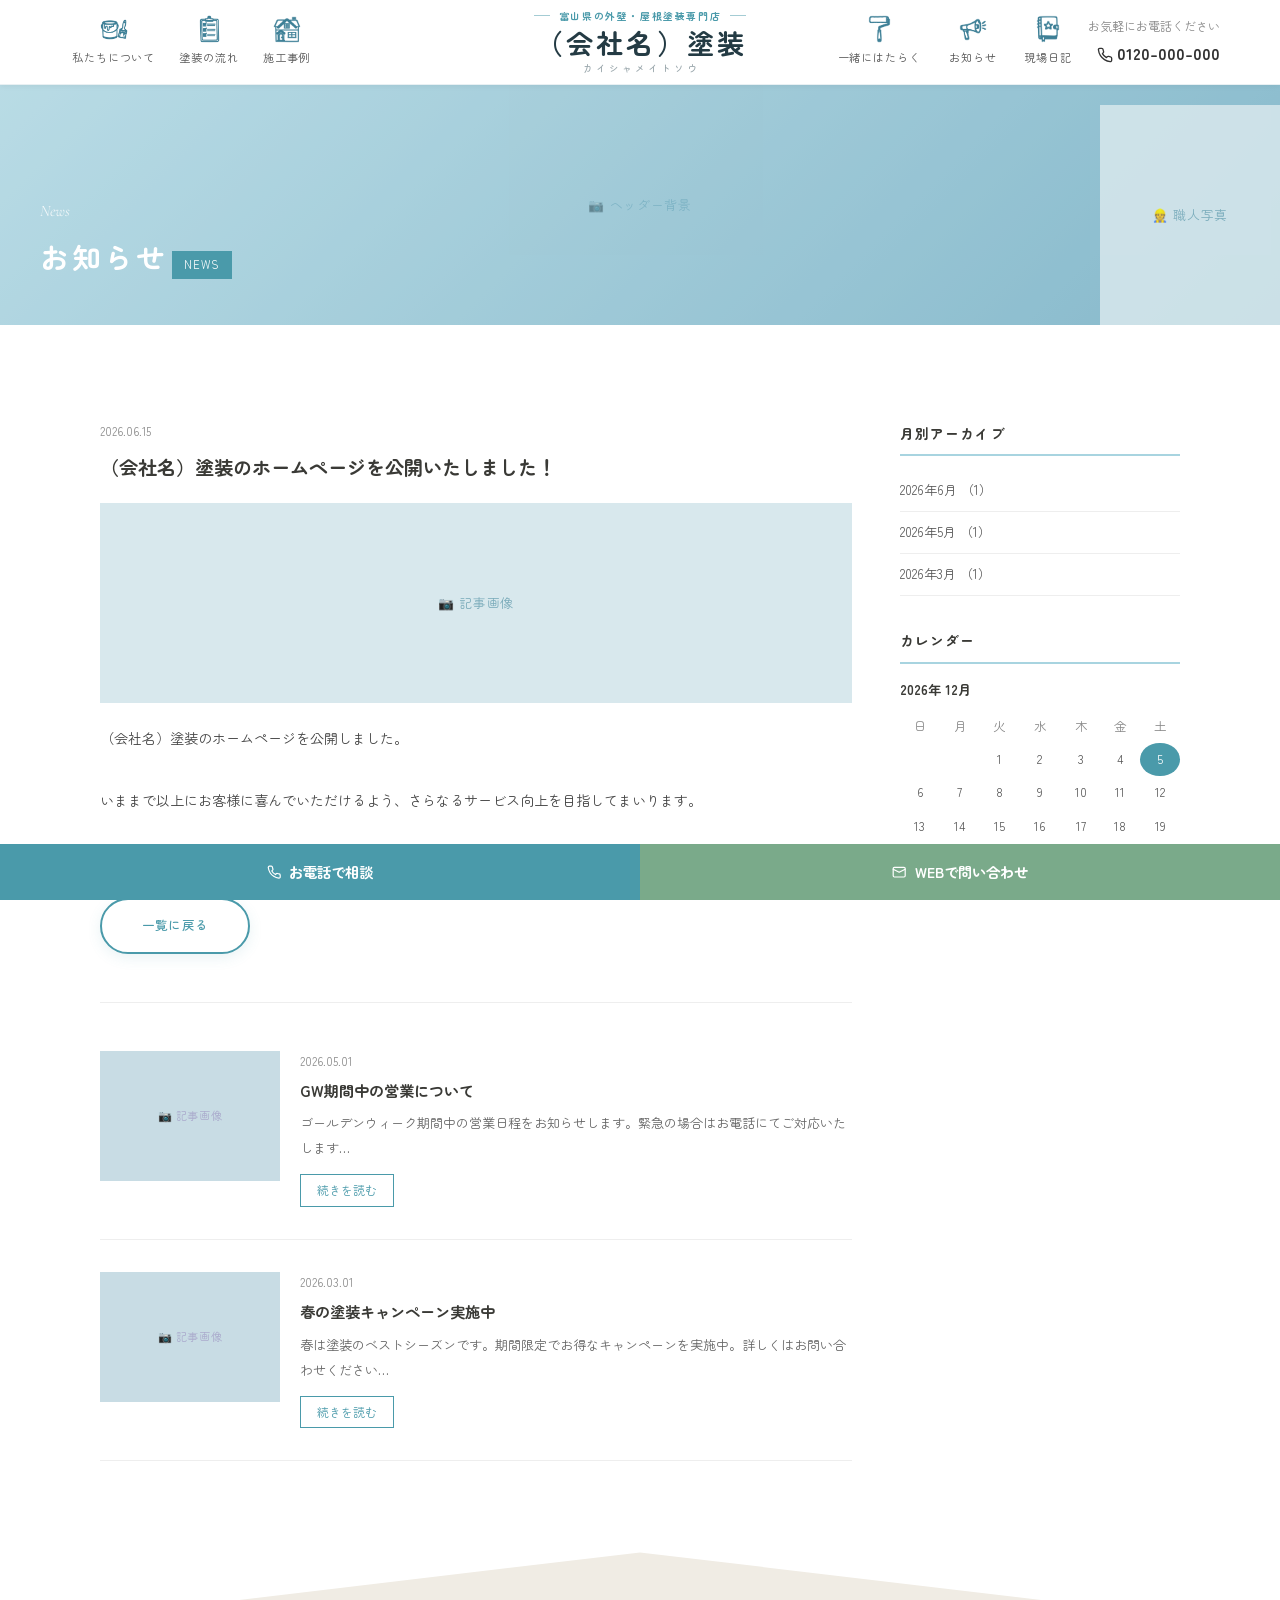
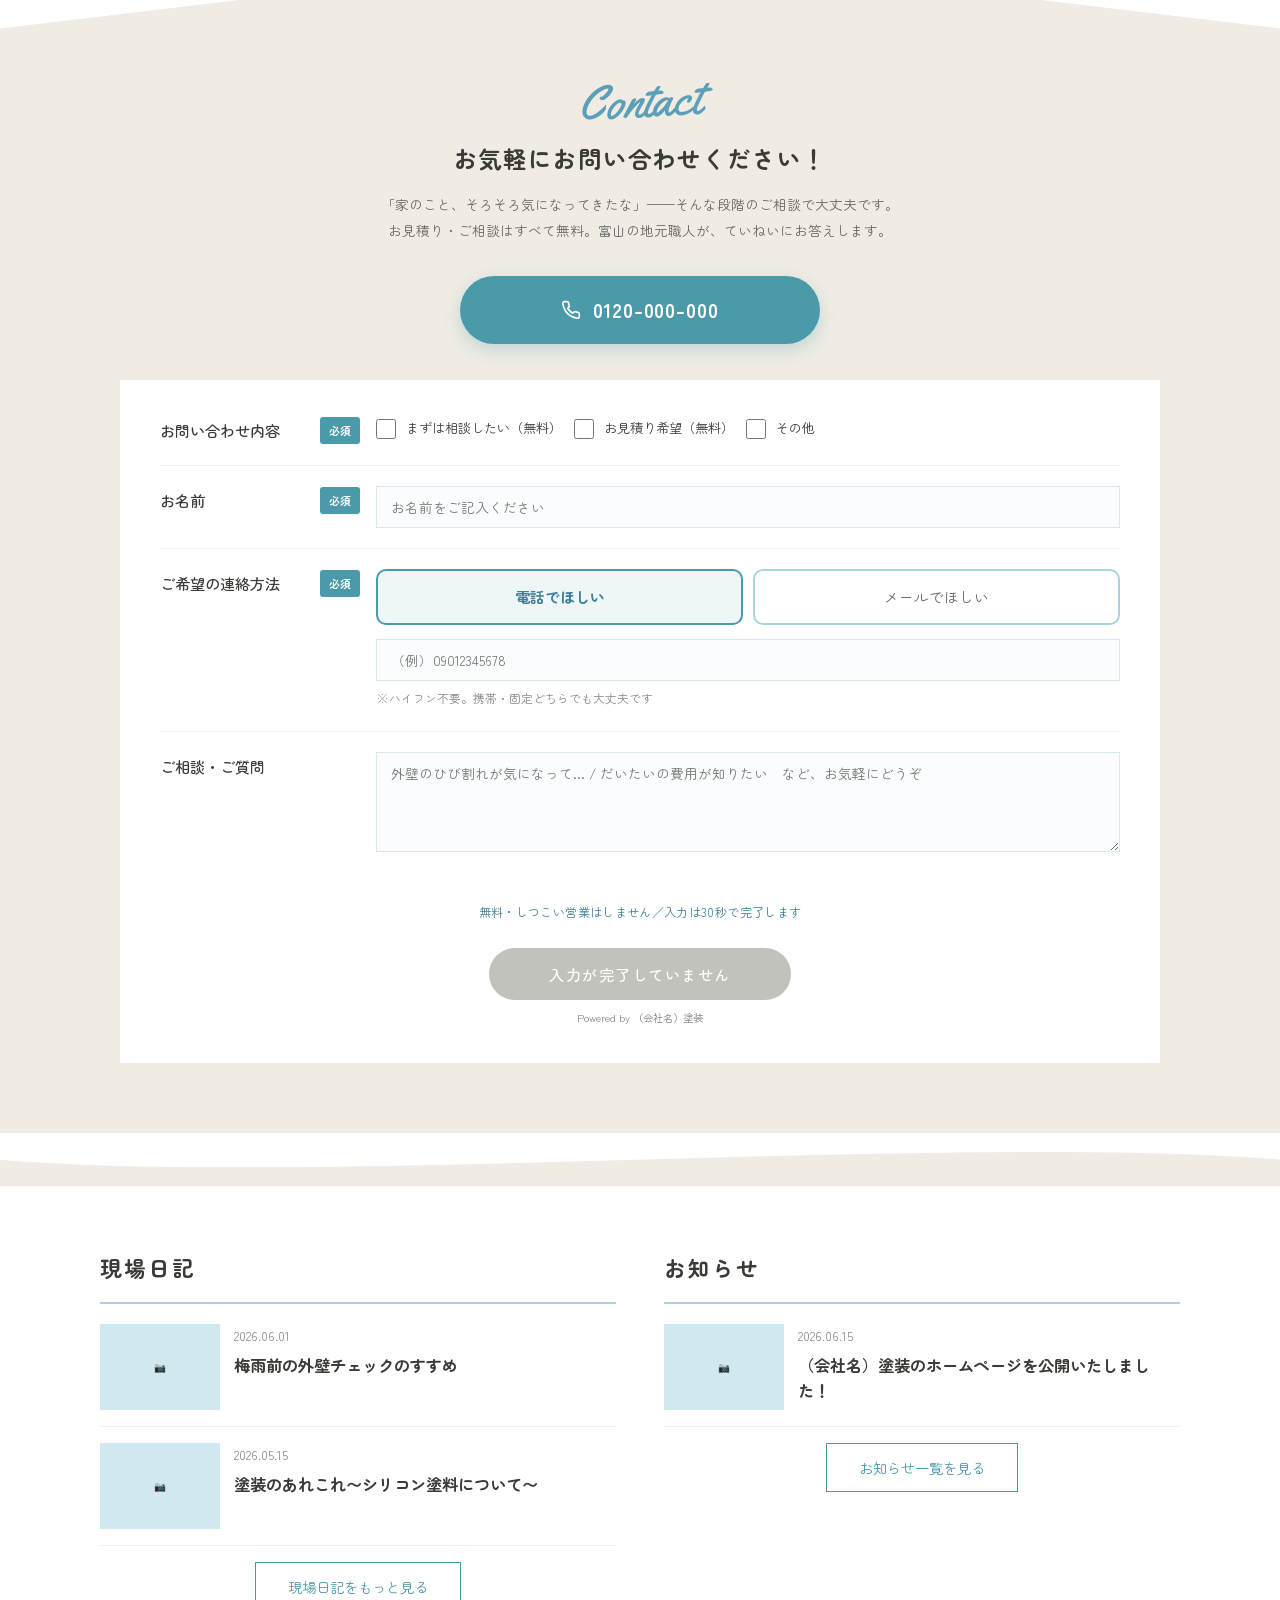
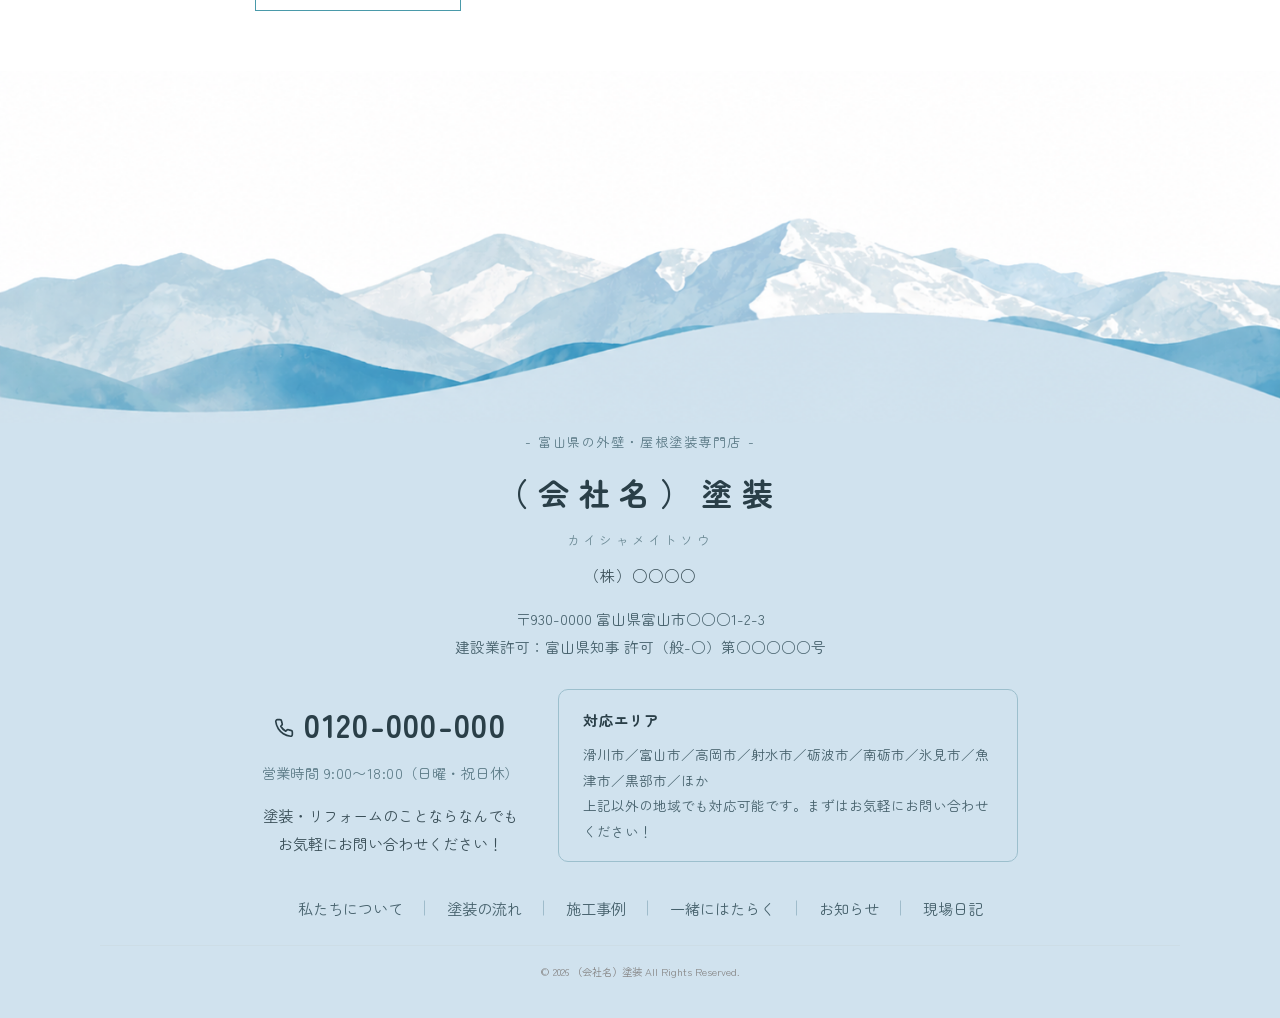
<file: news/index.html>
<!DOCTYPE html>
<html lang="ja">
<head>
<meta charset="UTF-8">
<meta name="viewport" content="width=device-width, initial-scale=1.0">
<meta name="robots" content="noindex, nofollow">
<title>お知らせ | （会社名）塗装</title>
<meta name="description" content="（会社名）塗装からのお知らせ・新着情報をお届けします。">
<link rel="stylesheet" href="../css/style.css?v=34">
<link rel="stylesheet" href="../css/sp.css?v=34">
</head>
<body>

<header class="site-header">
  <div class="header-inner">
    <nav class="header-nav-left">
      <a class="nav-item" href="../about/"><span class="nav-icon ni-about" aria-hidden="true"></span>私たちについて</a>
      <a class="nav-item" href="../plan/"><span class="nav-icon ni-flow" aria-hidden="true"></span>塗装の流れ</a>
      <a class="nav-item" href="../works/"><span class="nav-icon ni-works" aria-hidden="true"></span>施工事例</a>
    </nav>
    <a class="site-logo" href="../">
      <span class="logo-sub">富山県の外壁・屋根塗装専門店</span>
      <span class="logo-main">（会社名）塗装</span>
      <span class="logo-kana">カイシャメイトソウ</span>
    </a>
    <div class="header-nav-right">
      <a class="nav-item" href="../recruit/"><span class="nav-icon ni-recruit" aria-hidden="true"></span>一緒にはたらく</a>
      <a class="nav-item" href="../news/"><span class="nav-icon ni-news" aria-hidden="true"></span>お知らせ</a>
      <a class="nav-item" href="../blog/"><span class="nav-icon ni-blog" aria-hidden="true"></span>現場日記</a>
      <div class="header-tel"><div>お気軽にお電話ください</div><a href="tel:0120-000-000"><svg viewBox="0 0 24 24" width="1em" height="1em" fill="none" stroke="currentColor" stroke-width="2" stroke-linecap="round" stroke-linejoin="round" style="vertical-align:-0.15em" aria-hidden="true"><path d="M22 16.92v3a2 2 0 0 1-2.18 2 19.79 19.79 0 0 1-8.63-3.07 19.5 19.5 0 0 1-6-6 19.79 19.79 0 0 1-3.07-8.67A2 2 0 0 1 4.11 2h3a2 2 0 0 1 2 1.72 12.84 12.84 0 0 0 .7 2.81 2 2 0 0 1-.45 2.11L8.09 9.91a16 16 0 0 0 6 6l1.27-1.27a2 2 0 0 1 2.11-.45 12.84 12.84 0 0 0 2.81.7A2 2 0 0 1 22 16.92z"/></svg> 0120-000-000</a></div>
    </div>
    <button class="hamburger" aria-label="メニュー"><span></span><span></span><span></span></button>
  </div>
</header>
<nav class="sp-nav">
  <button class="sp-nav-close">✕</button>
  <a href="../about/">私たちについて</a><a href="../plan/">塗装の流れ</a><a href="../works/">施工事例</a>
  <a href="../recruit/">一緒にはたらく</a><a href="../news/">お知らせ</a><a href="../blog/">現場日記</a>
  <a href="#contact">お問い合わせ</a>
</nav>

<div class="page-header">
  <div class="page-header-bg"></div>
  <div class="img-placeholder page-header-img" style="opacity:0.35;">📷 ヘッダー背景</div>
  <div class="page-header-content">
    <span class="page-title-en">News</span>
    <span class="page-title-ja">お知らせ</span>
    <span class="page-header-badge">NEWS</span>
  </div>
  <div class="img-placeholder page-header-photo" style="width:180px;">👷 職人写真</div>
</div>

<div class="wave-divider">
  <svg viewBox="0 0 1440 40" xmlns="http://www.w3.org/2000/svg" preserveAspectRatio="none">
    <path d="M0,20 C480,40 960,0 1440,20 L1440,40 L0,40 Z" fill="#fff"/>
  </svg>
</div>

<!-- お知らせ本体（記事詳細スタイル） -->
<div class="blog-layout">
  <main>
    <!-- 記事詳細（1件目） -->
    <div style="margin-bottom:48px; padding-bottom:48px; border-bottom:1px solid #eee;">
      <div class="blog-post-date">2026.06.15</div>
      <h2 style="font-size:1.2rem;font-weight:700;margin:10px 0 20px;line-height:1.6;">
        （会社名）塗装のホームページを公開いたしました！
      </h2>
      <div class="img-placeholder" style="width:100%;height:200px;margin-bottom:20px;">📷 記事画像</div>
      <div style="font-size:0.88rem;line-height:2.2;color:#444;">
        <p>（会社名）塗装のホームページを公開しました。</p>
        <br>
        <p>いままで以上にお客様に喜んでいただけるよう、さらなるサービス向上を目指してまいります。</p>
        <br>
        <p>地域のみなさま、今後ともどうぞよろしくお願いいたします。</p>
      </div>
      <div style="margin-top:20px;">
        <a class="btn" href="../news/" style="font-size:0.78rem;">一覧に戻る</a>
      </div>
    </div>

    <!-- 記事一覧（他の記事） -->
    <div class="blog-post-item fade-in">
      <div class="img-placeholder blog-post-img">📷 記事画像</div>
      <div>
        <div class="blog-post-date">2026.05.01</div>
        <div class="blog-post-title">GW期間中の営業について</div>
        <p class="blog-post-excerpt">ゴールデンウィーク期間中の営業日程をお知らせします。緊急の場合はお電話にてご対応いたします…</p>
        <div class="blog-post-more"><a href="#">続きを読む</a></div>
      </div>
    </div>
    <div class="blog-post-item fade-in">
      <div class="img-placeholder blog-post-img">📷 記事画像</div>
      <div>
        <div class="blog-post-date">2026.03.01</div>
        <div class="blog-post-title">春の塗装キャンペーン実施中</div>
        <p class="blog-post-excerpt">春は塗装のベストシーズンです。期間限定でお得なキャンペーンを実施中。詳しくはお問い合わせください…</p>
        <div class="blog-post-more"><a href="#">続きを読む</a></div>
      </div>
    </div>
  </main>

  <!-- サイドバー -->
  <aside>
    <div class="sidebar-widget">
      <h4>月別アーカイブ</h4>
      <ul class="sidebar-archive">
        <li><a href="#">2026年6月 （1）</a></li>
        <li><a href="#">2026年5月 （1）</a></li>
        <li><a href="#">2026年3月 （1）</a></li>
      </ul>
    </div>
    <div class="sidebar-widget sidebar-calendar">
      <h4>カレンダー</h4>
      <div id="calendar-widget"></div>
    </div>
  </aside>
</div>

<!-- お問い合わせ -->
<section class="contact-section" id="contact">
  <div class="contact-inner">
    <div class="contact-heading fade-in">
      <span class="en">Contact</span>
      <span class="ja">お気軽にお問い合わせください！</span>
      <span class="desc">「家のこと、そろそろ気になってきたな」——そんな段階のご相談で大丈夫です。<br>お見積り・ご相談はすべて無料。富山の地元職人が、ていねいにお答えします。</span>
    </div>
    <a class="contact-tel-btn" href="tel:0120-000-000"><span class="tel-icon" aria-hidden="true"><svg viewBox="0 0 24 24" width="20" height="20" fill="none" stroke="currentColor" stroke-width="2" stroke-linecap="round" stroke-linejoin="round"><path d="M22 16.92v3a2 2 0 0 1-2.18 2 19.79 19.79 0 0 1-8.63-3.07 19.5 19.5 0 0 1-6-6 19.79 19.79 0 0 1-3.07-8.67A2 2 0 0 1 4.11 2h3a2 2 0 0 1 2 1.72 12.84 12.84 0 0 0 .7 2.81 2 2 0 0 1-.45 2.11L8.09 9.91a16 16 0 0 0 6 6l1.27-1.27a2 2 0 0 1 2.11-.45 12.84 12.84 0 0 0 2.81.7A2 2 0 0 1 22 16.92z"/></svg></span> 0120-000-000</a>
    <div class="img-placeholder contact-worker-img" style="width:200px;height:280px;position:absolute;right:0;bottom:0;">👷 職人写真</div>
    <div class="contact-form fade-in">
      <form class="contact-form-el" novalidate>
        <div class="form-row">
          <div class="form-label">お問い合わせ内容 <span class="form-required">必須</span></div>
          <div class="form-field">
            <div class="form-checkboxes">
              <label><input type="checkbox" name="type" value="consult"> まずは相談したい（無料）</label>
              <label><input type="checkbox" name="type" value="estimate"> お見積り希望（無料）</label>
              <label><input type="checkbox" name="type" value="other"> その他</label>
            </div>
          </div>
        </div>
        <div class="form-row">
          <div class="form-label">お名前 <span class="form-required">必須</span></div>
          <div class="form-field"><input type="text" name="name" placeholder="お名前をご記入ください" data-required></div>
        </div>
        <div class="form-row">
          <div class="form-label">ご希望の連絡方法 <span class="form-required">必須</span></div>
          <div class="form-field">
            <div class="contact-method">
              <label class="cm-opt"><input type="radio" name="contact_method" value="tel" checked>電話でほしい</label>
              <label class="cm-opt"><input type="radio" name="contact_method" value="email">メールでほしい</label>
            </div>
            <div class="cm-field cm-field-tel">
              <input type="tel" name="tel" placeholder="（例）09012345678">
              <span class="hint">※ハイフン不要。携帯・固定どちらでも大丈夫です</span>
            </div>
            <div class="cm-field cm-field-email" style="display:none;">
              <input type="email" name="email" placeholder="（例）hana@example.com">
              <span class="hint">※ご返信用のメールアドレスをご記入ください</span>
            </div>
          </div>
        </div>
        <div class="form-row" style="border-bottom:none;">
          <div class="form-label">ご相談・ご質問</div>
          <div class="form-field"><textarea name="note" placeholder="外壁のひび割れが気になって… / だいたいの費用が知りたい　など、お気軽にどうぞ"></textarea></div>
        </div>
        <p class="form-reassure">無料・しつこい営業はしません／入力は30秒で完了します</p>
        
        <div class="form-submit-wrap"><button type="submit" class="btn-submit">入力が完了していません</button></div>
        <p class="powered-by">Powered by （会社名）塗装</p>
      </form>
    </div>
  </div>
</section>

<div class="wave-divider">
  <svg viewBox="0 0 1440 60" xmlns="http://www.w3.org/2000/svg" preserveAspectRatio="none">
    <path d="M0,30 C360,60 1080,0 1440,30 L1440,60 L0,60 Z" fill="#f0ece4"/>
  </svg>
</div>

<div class="footer-top">
  <div class="footer-top-section">
    <h3>現場日記</h3>
    <div class="mini-post">
      <div class="img-placeholder mini-post-img">📷</div>
      <div class="mini-post-body"><div class="date">2026.06.01</div><div class="title">梅雨前の外壁チェックのすすめ</div></div>
    </div>
    <div class="mini-post">
      <div class="img-placeholder mini-post-img">📷</div>
      <div class="mini-post-body"><div class="date">2026.05.15</div><div class="title">塗装のあれこれ〜シリコン塗料について〜</div></div>
    </div>
    <div class="footer-top-more"><a href="../blog/">現場日記をもっと見る</a></div>
  </div>
  <div class="footer-top-section">
    <h3>お知らせ</h3>
    <div class="mini-post">
      <div class="img-placeholder mini-post-img">📷</div>
      <div class="mini-post-body"><div class="date">2026.06.15</div><div class="title">（会社名）塗装のホームページを公開いたしました！</div></div>
    </div>
    <div class="footer-top-more"><a href="../news/">お知らせ一覧を見る</a></div>
  </div>
</div>

<footer class="site-footer">
  <img class="footer-mountains" src="../img/footer-mountains.png?v=34" alt="立山連峰">
  <div class="footer-body">
    <div class="footer-logo">
      <span class="logo-corp">- 富山県の外壁・屋根塗装専門店 -</span>
      <span class="logo-main">（会社名）塗装</span>
      <span class="logo-kana">カイシャメイトソウ</span>
      <span class="logo-company">（株）○○○○</span>
    </div>
    <div class="footer-address">
      〒930-0000 富山県富山市○○○1-2-3<br>
      建設業許可：富山県知事 許可（般-○）第○○○○○号
    </div>
    <div class="footer-contact-row">
      <div class="footer-contact-left">
        <div class="footer-tel"><span class="tel-icon" aria-hidden="true"><svg viewBox="0 0 24 24" width="20" height="20" fill="none" stroke="currentColor" stroke-width="2" stroke-linecap="round" stroke-linejoin="round"><path d="M22 16.92v3a2 2 0 0 1-2.18 2 19.79 19.79 0 0 1-8.63-3.07 19.5 19.5 0 0 1-6-6 19.79 19.79 0 0 1-3.07-8.67A2 2 0 0 1 4.11 2h3a2 2 0 0 1 2 1.72 12.84 12.84 0 0 0 .7 2.81 2 2 0 0 1-.45 2.11L8.09 9.91a16 16 0 0 0 6 6l1.27-1.27a2 2 0 0 1 2.11-.45 12.84 12.84 0 0 0 2.81.7A2 2 0 0 1 22 16.92z"/></svg></span> 0120-000-000</div>
        <div class="footer-hours">営業時間 9:00〜18:00（日曜・祝日休）</div>
        <p class="footer-tagline">塗装・リフォームのことならなんでも<br>お気軽にお問い合わせください！</p>
      </div>
      <div class="footer-area-box">
        <div class="footer-area-title">対応エリア</div>
        <div class="footer-area">
          滑川市／富山市／高岡市／射水市／砺波市／南砺市／氷見市／魚津市／黒部市／ほか<br>
          上記以外の地域でも対応可能です。まずはお気軽にお問い合わせください！
        </div>
      </div>
    </div>
    <nav class="footer-nav">
      <a href="../about/">私たちについて</a><a href="../plan/">塗装の流れ</a><a href="../works/">施工事例</a>
      <a href="../recruit/">一緒にはたらく</a><a href="../news/">お知らせ</a><a href="../blog/">現場日記</a>
    </nav>
    <p class="footer-copy">© 2026 （会社名）塗装 All Rights Reserved.</p>
  </div>
</footer>

<div class="floating-cta">
  <a class="floating-cta-tel" href="tel:0120-000-000"><svg viewBox="0 0 24 24" width="1em" height="1em" fill="none" stroke="currentColor" stroke-width="2" stroke-linecap="round" stroke-linejoin="round" style="vertical-align:-0.15em" aria-hidden="true"><path d="M22 16.92v3a2 2 0 0 1-2.18 2 19.79 19.79 0 0 1-8.63-3.07 19.5 19.5 0 0 1-6-6 19.79 19.79 0 0 1-3.07-8.67A2 2 0 0 1 4.11 2h3a2 2 0 0 1 2 1.72 12.84 12.84 0 0 0 .7 2.81 2 2 0 0 1-.45 2.11L8.09 9.91a16 16 0 0 0 6 6l1.27-1.27a2 2 0 0 1 2.11-.45 12.84 12.84 0 0 0 2.81.7A2 2 0 0 1 22 16.92z"/></svg> お電話で相談</a>
  <a class="floating-cta-web" href="#contact"><svg viewBox="0 0 24 24" width="1em" height="1em" fill="none" stroke="currentColor" stroke-width="2" stroke-linecap="round" stroke-linejoin="round" style="vertical-align:-0.15em" aria-hidden="true"><rect x="2" y="4" width="20" height="16" rx="2"/><path d="m22 7-10 5L2 7"/></svg> WEBで問い合わせ</a>
</div>
<script src="../js/main.js"></script>
</body>
</html>
</file>
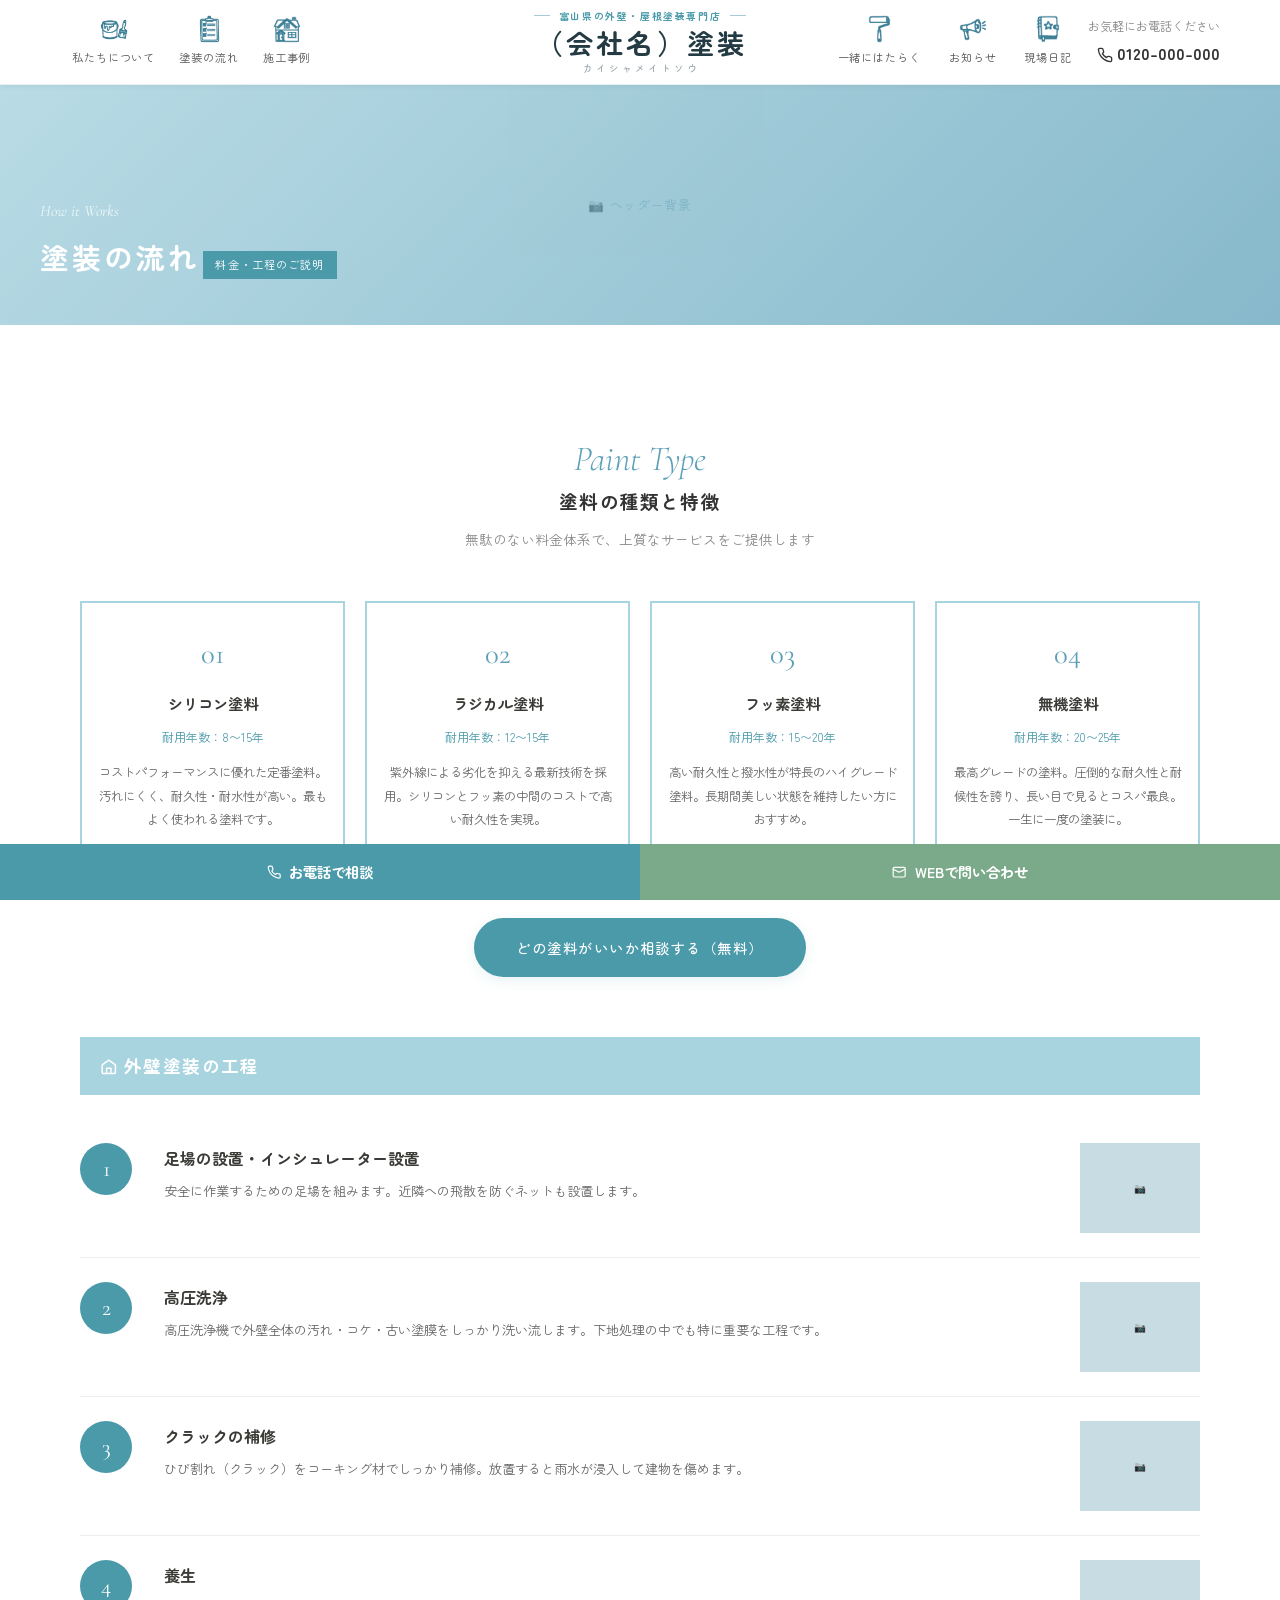
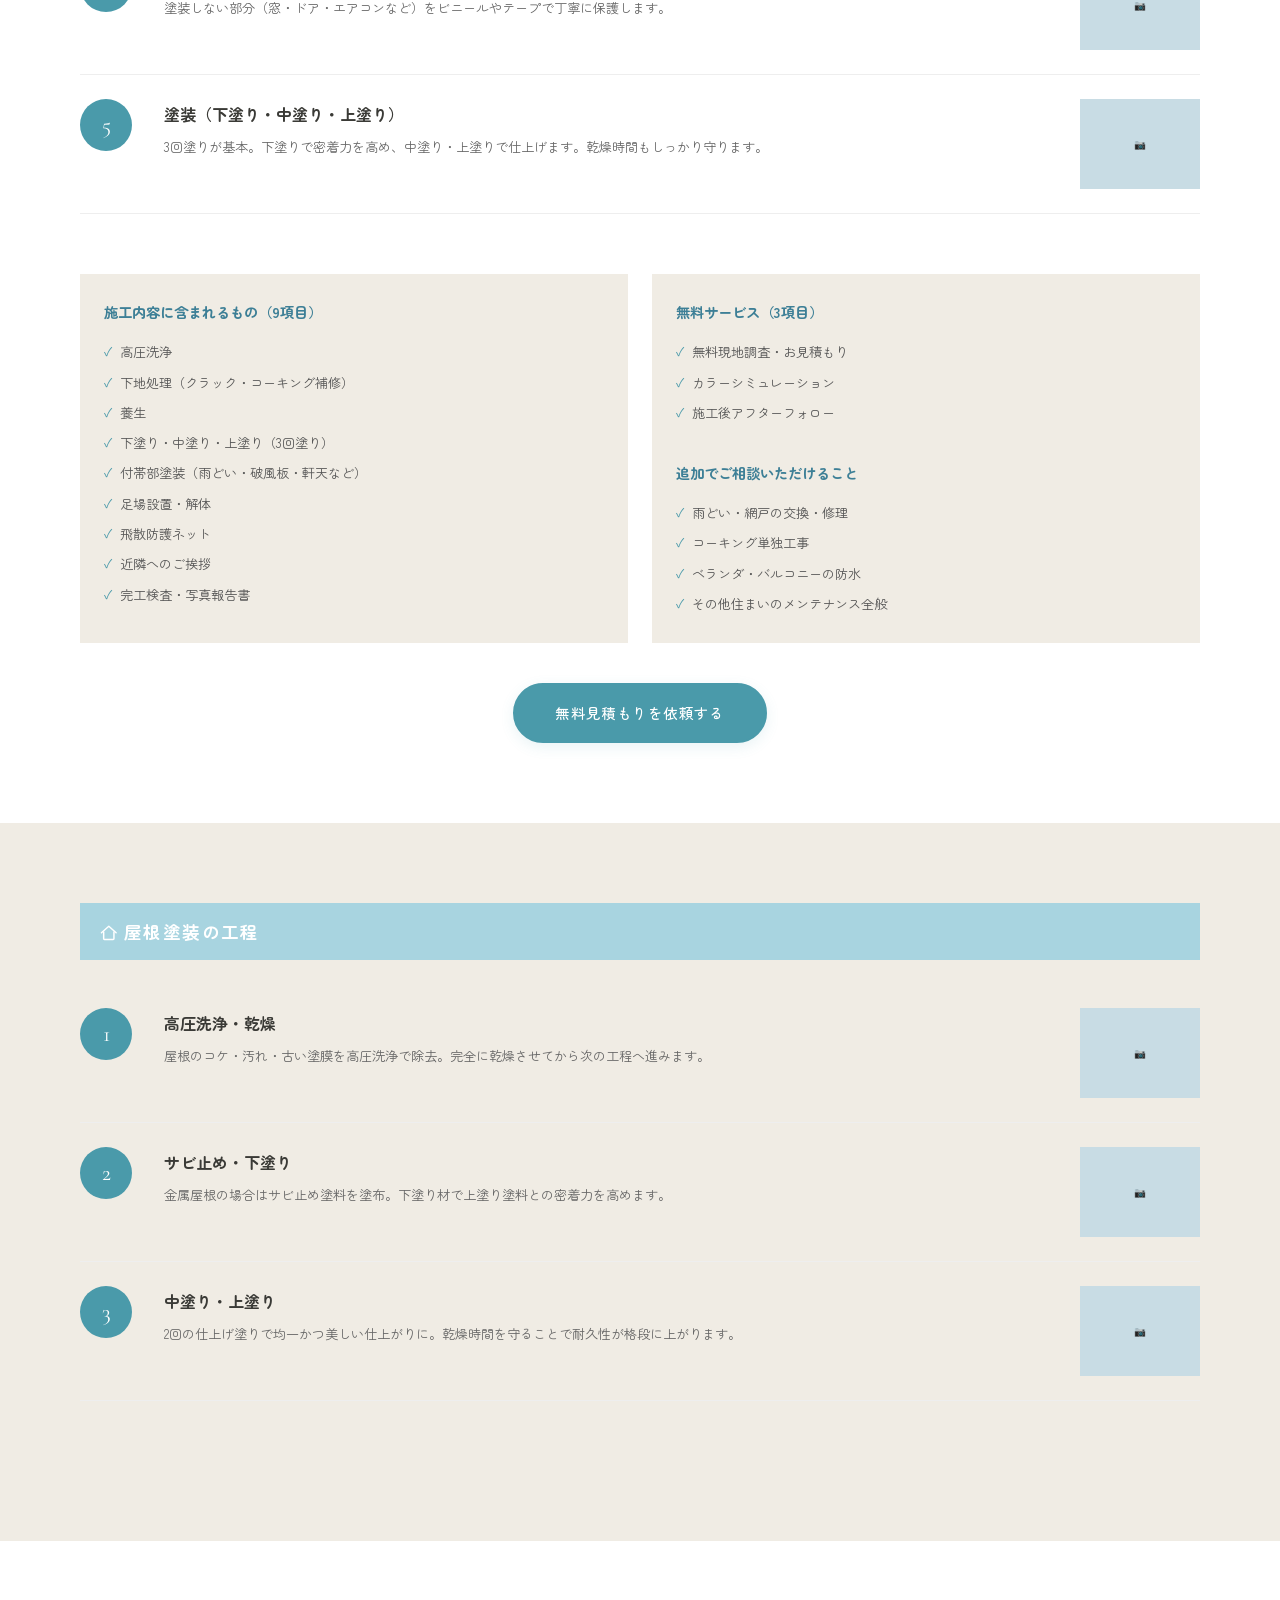
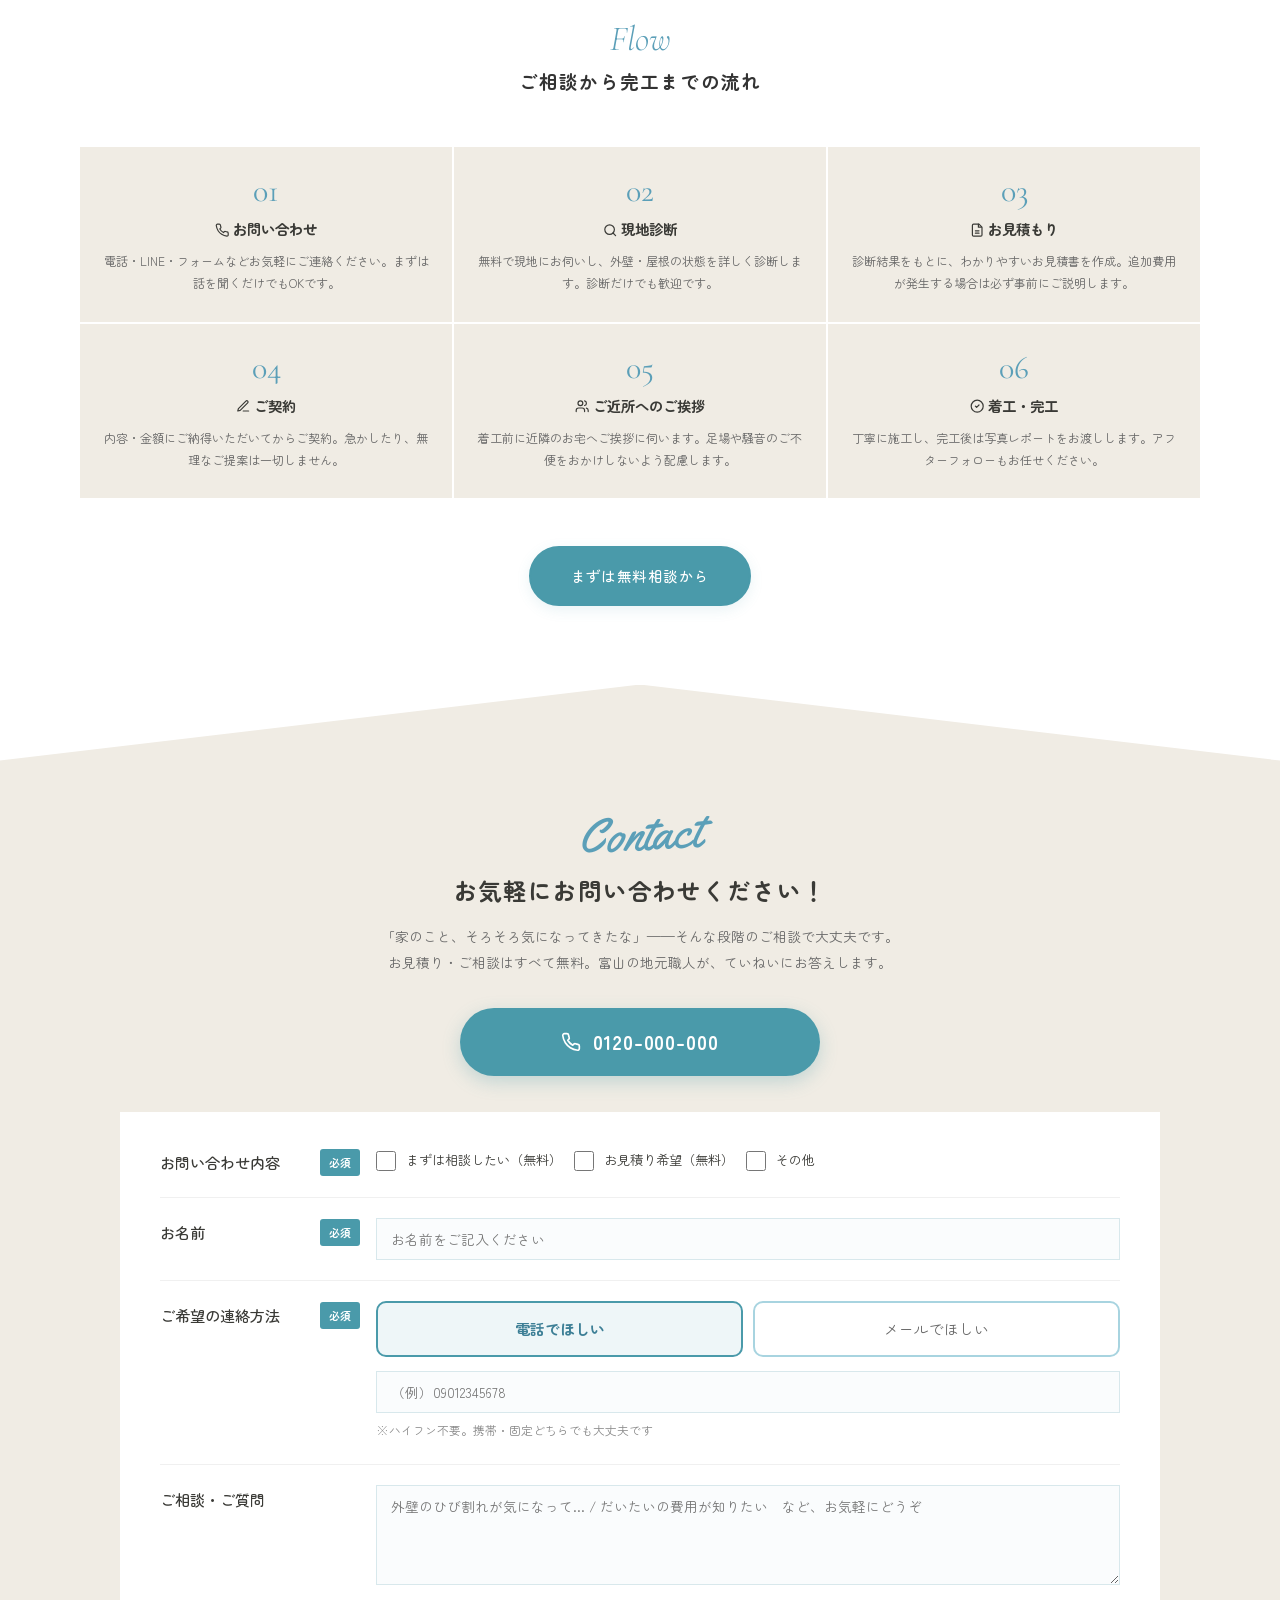
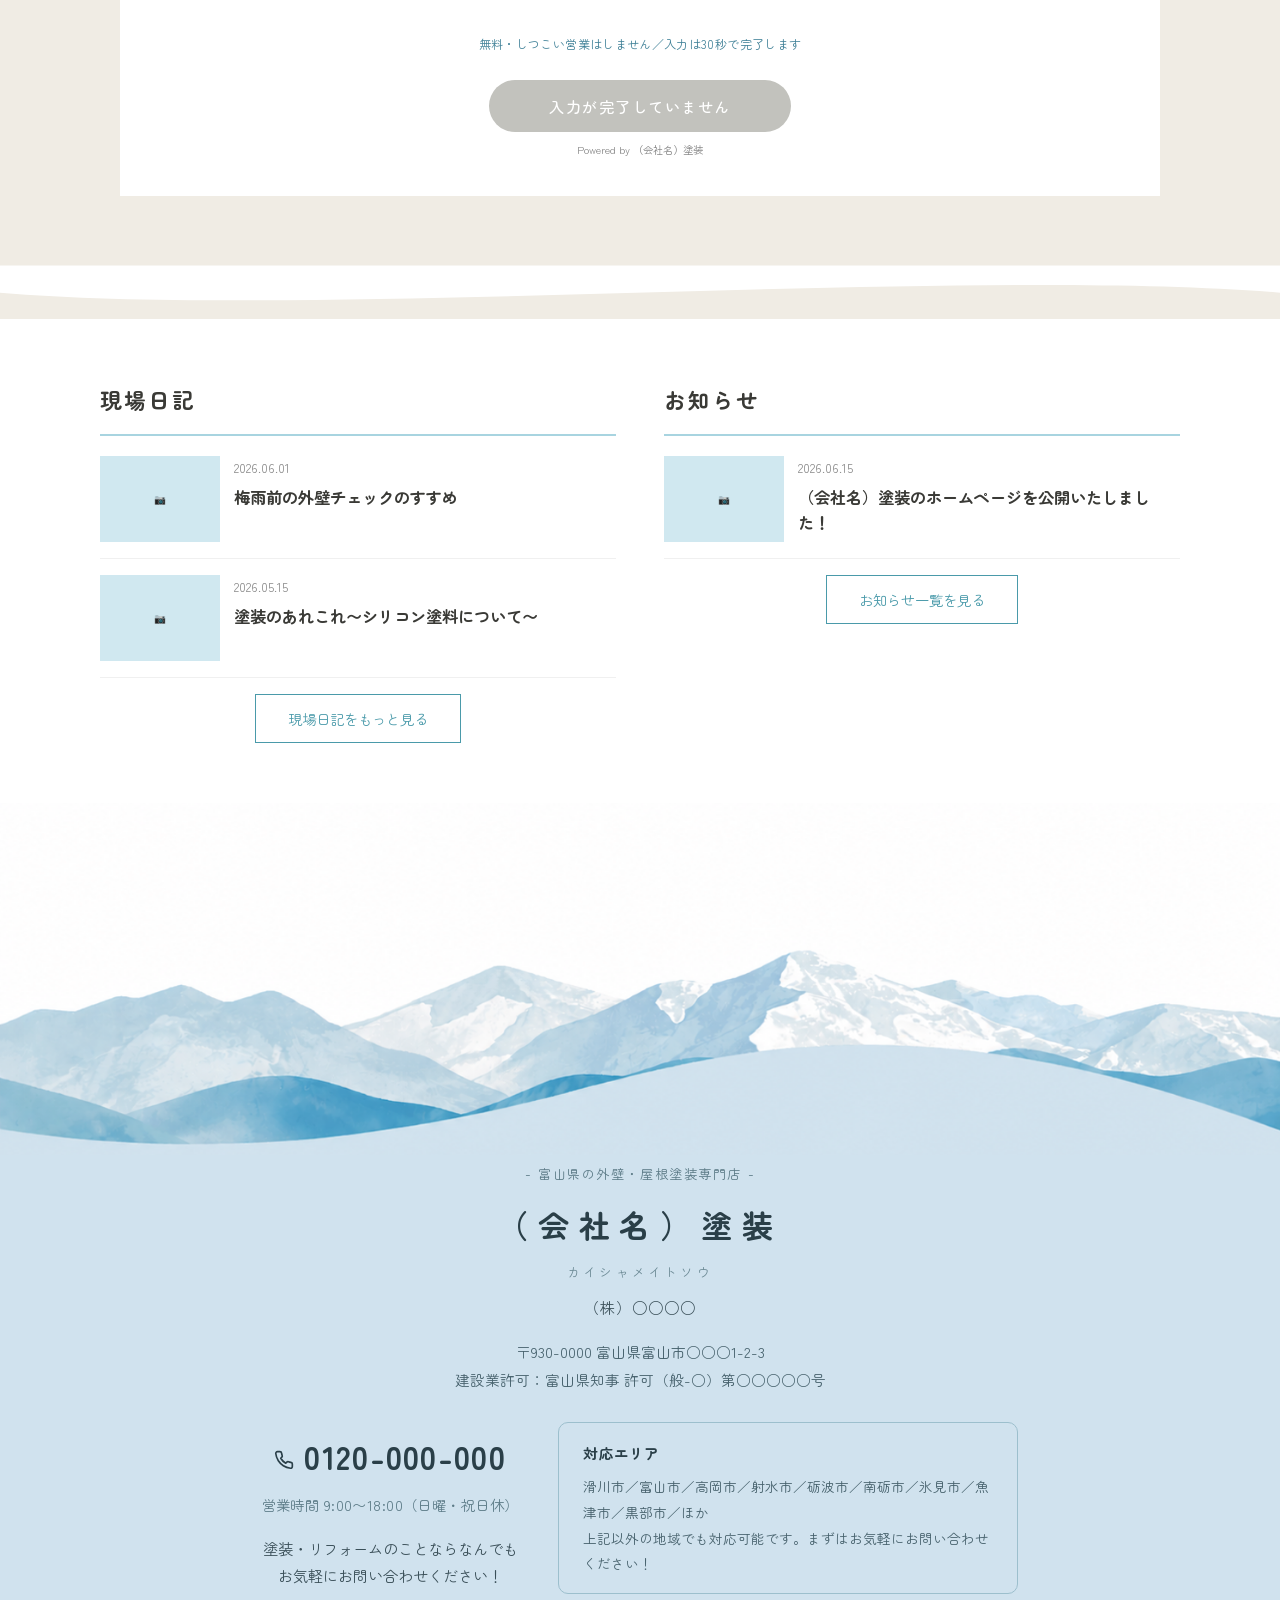
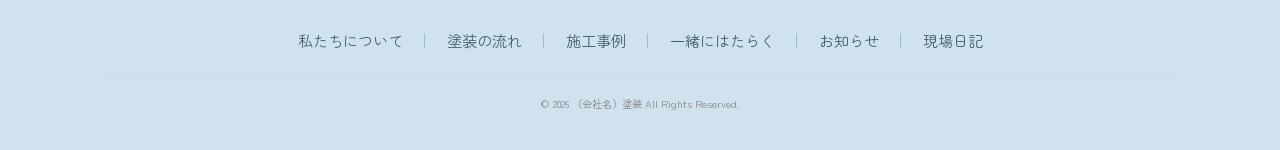
<file: plan/index.html>
<!DOCTYPE html>
<html lang="ja">
<head>
<meta charset="UTF-8">
<meta name="viewport" content="width=device-width, initial-scale=1.0">
<meta name="robots" content="noindex, nofollow">
<title>塗装の流れ | （会社名）塗装</title>
<meta name="description" content="外壁・屋根塗装の工程や料金体系、ご相談から完工までの流れをわかりやすくご説明します。">
<link rel="stylesheet" href="../css/style.css?v=34">
<link rel="stylesheet" href="../css/sp.css?v=34">
</head>
<body>

<header class="site-header">
  <div class="header-inner">
    <nav class="header-nav-left">
      <a class="nav-item" href="../about/"><span class="nav-icon ni-about" aria-hidden="true"></span>私たちについて</a>
      <a class="nav-item" href="../plan/"><span class="nav-icon ni-flow" aria-hidden="true"></span>塗装の流れ</a>
      <a class="nav-item" href="../works/"><span class="nav-icon ni-works" aria-hidden="true"></span>施工事例</a>
    </nav>
    <a class="site-logo" href="../">
      <span class="logo-sub">富山県の外壁・屋根塗装専門店</span>
      <span class="logo-main">（会社名）塗装</span>
      <span class="logo-kana">カイシャメイトソウ</span>
    </a>
    <div class="header-nav-right">
      <a class="nav-item" href="../recruit/"><span class="nav-icon ni-recruit" aria-hidden="true"></span>一緒にはたらく</a>
      <a class="nav-item" href="../news/"><span class="nav-icon ni-news" aria-hidden="true"></span>お知らせ</a>
      <a class="nav-item" href="../blog/"><span class="nav-icon ni-blog" aria-hidden="true"></span>現場日記</a>
      <div class="header-tel"><div>お気軽にお電話ください</div><a href="tel:0120-000-000"><svg viewBox="0 0 24 24" width="1em" height="1em" fill="none" stroke="currentColor" stroke-width="2" stroke-linecap="round" stroke-linejoin="round" style="vertical-align:-0.15em" aria-hidden="true"><path d="M22 16.92v3a2 2 0 0 1-2.18 2 19.79 19.79 0 0 1-8.63-3.07 19.5 19.5 0 0 1-6-6 19.79 19.79 0 0 1-3.07-8.67A2 2 0 0 1 4.11 2h3a2 2 0 0 1 2 1.72 12.84 12.84 0 0 0 .7 2.81 2 2 0 0 1-.45 2.11L8.09 9.91a16 16 0 0 0 6 6l1.27-1.27a2 2 0 0 1 2.11-.45 12.84 12.84 0 0 0 2.81.7A2 2 0 0 1 22 16.92z"/></svg> 0120-000-000</a></div>
    </div>
    <button class="hamburger" aria-label="メニュー"><span></span><span></span><span></span></button>
  </div>
</header>
<nav class="sp-nav">
  <button class="sp-nav-close">✕</button>
  <a href="../about/">私たちについて</a><a href="../plan/">塗装の流れ</a><a href="../works/">施工事例</a>
  <a href="../recruit/">一緒にはたらく</a><a href="../news/">お知らせ</a><a href="../blog/">現場日記</a>
  <a href="#contact">お問い合わせ</a>
</nav>

<div class="page-header">
  <div class="page-header-bg"></div>
  <div class="img-placeholder page-header-img" style="opacity:0.35;">📷 ヘッダー背景</div>
  <div class="page-header-content">
    <span class="page-title-en">How it Works</span>
    <span class="page-title-ja">塗装の流れ</span>
    <span class="page-header-badge">料金・工程のご説明</span>
  </div>
</div>

<div class="wave-divider">
  <svg viewBox="0 0 1440 40" xmlns="http://www.w3.org/2000/svg" preserveAspectRatio="none">
    <path d="M0,20 C480,40 960,0 1440,20 L1440,40 L0,40 Z" fill="#fff"/>
  </svg>
</div>

<section class="section">
  <div class="section-inner">

    <!-- 塗料の種類 -->
    <div class="section-title fade-in">
      <span class="en">Paint Type</span>
      <span class="ja">塗料の種類と特徴</span>
      <span class="sub">無駄のない料金体系で、上質なサービスをご提供します</span>
    </div>
    <div class="paint-types fade-in">
      <div class="paint-type-card">
        <div class="paint-type-no">01</div>
        <div class="paint-type-name">シリコン塗料</div>
        <div class="paint-type-life">耐用年数：8〜15年</div>
        <p class="paint-type-text">コストパフォーマンスに優れた定番塗料。汚れにくく、耐久性・耐水性が高い。最もよく使われる塗料です。</p>
      </div>
      <div class="paint-type-card">
        <div class="paint-type-no">02</div>
        <div class="paint-type-name">ラジカル塗料</div>
        <div class="paint-type-life">耐用年数：12〜15年</div>
        <p class="paint-type-text">紫外線による劣化を抑える最新技術を採用。シリコンとフッ素の中間のコストで高い耐久性を実現。</p>
      </div>
      <div class="paint-type-card">
        <div class="paint-type-no">03</div>
        <div class="paint-type-name">フッ素塗料</div>
        <div class="paint-type-life">耐用年数：15〜20年</div>
        <p class="paint-type-text">高い耐久性と撥水性が特長のハイグレード塗料。長期間美しい状態を維持したい方におすすめ。</p>
      </div>
      <div class="paint-type-card">
        <div class="paint-type-no">04</div>
        <div class="paint-type-name">無機塗料</div>
        <div class="paint-type-life">耐用年数：20〜25年</div>
        <p class="paint-type-text">最高グレードの塗料。圧倒的な耐久性と耐候性を誇り、長い目で見るとコスパ最良。一生に一度の塗装に。</p>
      </div>
    </div>

    <div class="btn-center fade-in" style="margin-bottom:60px;">
      <a class="btn btn-fill" href="#contact">どの塗料がいいか相談する（無料）</a>
    </div>

    <!-- 外壁塗装工程 -->
    <div class="process-section">
      <div class="process-title fade-in"><svg viewBox="0 0 24 24" width="1em" height="1em" fill="none" stroke="currentColor" stroke-width="2" stroke-linecap="round" stroke-linejoin="round" style="vertical-align:-0.15em" aria-hidden="true"><path d="M3 9.5 12 3l9 6.5V20a1 1 0 0 1-1 1H4a1 1 0 0 1-1-1z"/><path d="M9 21v-7h6v7"/></svg> 外壁塗装の工程</div>
      <div class="process-steps">
        <div class="process-step fade-in">
          <div class="process-step-no">1</div>
          <div class="process-step-content">
            <h4>足場の設置・インシュレーター設置</h4>
            <p>安全に作業するための足場を組みます。近隣への飛散を防ぐネットも設置します。</p>
          </div>
          <div class="img-placeholder process-step-img">📷</div>
        </div>
        <div class="process-step fade-in">
          <div class="process-step-no">2</div>
          <div class="process-step-content">
            <h4>高圧洗浄</h4>
            <p>高圧洗浄機で外壁全体の汚れ・コケ・古い塗膜をしっかり洗い流します。下地処理の中でも特に重要な工程です。</p>
          </div>
          <div class="img-placeholder process-step-img">📷</div>
        </div>
        <div class="process-step fade-in">
          <div class="process-step-no">3</div>
          <div class="process-step-content">
            <h4>クラックの補修</h4>
            <p>ひび割れ（クラック）をコーキング材でしっかり補修。放置すると雨水が浸入して建物を傷めます。</p>
          </div>
          <div class="img-placeholder process-step-img">📷</div>
        </div>
        <div class="process-step fade-in">
          <div class="process-step-no">4</div>
          <div class="process-step-content">
            <h4>養生</h4>
            <p>塗装しない部分（窓・ドア・エアコンなど）をビニールやテープで丁寧に保護します。</p>
          </div>
          <div class="img-placeholder process-step-img">📷</div>
        </div>
        <div class="process-step fade-in">
          <div class="process-step-no">5</div>
          <div class="process-step-content">
            <h4>塗装（下塗り・中塗り・上塗り）</h4>
            <p>3回塗りが基本。下塗りで密着力を高め、中塗り・上塗りで仕上げます。乾燥時間もしっかり守ります。</p>
          </div>
          <div class="img-placeholder process-step-img">📷</div>
        </div>
      </div>
    </div>

    <!-- 含まれるもの -->
    <div class="included-grid fade-in">
      <div class="included-box">
        <h4>施工内容に含まれるもの（9項目）</h4>
        <ul>
          <li>高圧洗浄</li>
          <li>下地処理（クラック・コーキング補修）</li>
          <li>養生</li>
          <li>下塗り・中塗り・上塗り（3回塗り）</li>
          <li>付帯部塗装（雨どい・破風板・軒天など）</li>
          <li>足場設置・解体</li>
          <li>飛散防護ネット</li>
          <li>近隣へのご挨拶</li>
          <li>完工検査・写真報告書</li>
        </ul>
      </div>
      <div class="included-box">
        <h4>無料サービス（3項目）</h4>
        <ul>
          <li>無料現地調査・お見積もり</li>
          <li>カラーシミュレーション</li>
          <li>施工後アフターフォロー</li>
        </ul>
        <br>
        <h4>追加でご相談いただけること</h4>
        <ul>
          <li>雨どい・網戸の交換・修理</li>
          <li>コーキング単独工事</li>
          <li>ベランダ・バルコニーの防水</li>
          <li>その他住まいのメンテナンス全般</li>
        </ul>
      </div>
    </div>

    <div class="btn-center fade-in" style="margin-top:40px;">
      <a class="btn btn-fill" href="#contact">無料見積もりを依頼する</a>
    </div>
  </div>
</section>

<!-- 屋根塗装工程 -->
<section class="section" style="background:var(--beige);">
  <div class="section-inner">
    <div class="process-section">
      <div class="process-title fade-in"><svg viewBox="0 0 24 24" width="1em" height="1em" fill="none" stroke="currentColor" stroke-width="2" stroke-linecap="round" stroke-linejoin="round" style="vertical-align:-0.15em" aria-hidden="true"><path d="M2 12 12 3l10 9"/><path d="M5 11v9a1 1 0 0 0 1 1h12a1 1 0 0 0 1-1v-9"/></svg> 屋根塗装の工程</div>
      <div class="process-steps">
        <div class="process-step fade-in">
          <div class="process-step-no">1</div>
          <div class="process-step-content">
            <h4>高圧洗浄・乾燥</h4>
            <p>屋根のコケ・汚れ・古い塗膜を高圧洗浄で除去。完全に乾燥させてから次の工程へ進みます。</p>
          </div>
          <div class="img-placeholder process-step-img">📷</div>
        </div>
        <div class="process-step fade-in">
          <div class="process-step-no">2</div>
          <div class="process-step-content">
            <h4>サビ止め・下塗り</h4>
            <p>金属屋根の場合はサビ止め塗料を塗布。下塗り材で上塗り塗料との密着力を高めます。</p>
          </div>
          <div class="img-placeholder process-step-img">📷</div>
        </div>
        <div class="process-step fade-in">
          <div class="process-step-no">3</div>
          <div class="process-step-content">
            <h4>中塗り・上塗り</h4>
            <p>2回の仕上げ塗りで均一かつ美しい仕上がりに。乾燥時間を守ることで耐久性が格段に上がります。</p>
          </div>
          <div class="img-placeholder process-step-img">📷</div>
        </div>
      </div>
    </div>
  </div>
</section>

<!-- ご相談から完工まで -->
<section class="section">
  <div class="section-inner">
    <div class="section-title fade-in">
      <span class="en">Flow</span>
      <span class="ja">ご相談から完工までの流れ</span>
    </div>
    <div class="flow-steps fade-in">
      <div class="flow-step">
        <div class="flow-step-no">01</div>
        <div class="flow-step-name"><svg viewBox="0 0 24 24" width="1em" height="1em" fill="none" stroke="currentColor" stroke-width="2" stroke-linecap="round" stroke-linejoin="round" style="vertical-align:-0.15em" aria-hidden="true"><path d="M22 16.92v3a2 2 0 0 1-2.18 2 19.79 19.79 0 0 1-8.63-3.07 19.5 19.5 0 0 1-6-6 19.79 19.79 0 0 1-3.07-8.67A2 2 0 0 1 4.11 2h3a2 2 0 0 1 2 1.72 12.84 12.84 0 0 0 .7 2.81 2 2 0 0 1-.45 2.11L8.09 9.91a16 16 0 0 0 6 6l1.27-1.27a2 2 0 0 1 2.11-.45 12.84 12.84 0 0 0 2.81.7A2 2 0 0 1 22 16.92z"/></svg> お問い合わせ</div>
        <p class="flow-step-desc">電話・LINE・フォームなどお気軽にご連絡ください。まずは話を聞くだけでもOKです。</p>
      </div>
      <div class="flow-step">
        <div class="flow-step-no">02</div>
        <div class="flow-step-name"><svg viewBox="0 0 24 24" width="1em" height="1em" fill="none" stroke="currentColor" stroke-width="2" stroke-linecap="round" stroke-linejoin="round" style="vertical-align:-0.15em" aria-hidden="true"><circle cx="11" cy="11" r="8"/><path d="m21 21-4.3-4.3"/></svg> 現地診断</div>
        <p class="flow-step-desc">無料で現地にお伺いし、外壁・屋根の状態を詳しく診断します。診断だけでも歓迎です。</p>
      </div>
      <div class="flow-step">
        <div class="flow-step-no">03</div>
        <div class="flow-step-name"><svg viewBox="0 0 24 24" width="1em" height="1em" fill="none" stroke="currentColor" stroke-width="2" stroke-linecap="round" stroke-linejoin="round" style="vertical-align:-0.15em" aria-hidden="true"><path d="M15 2H6a2 2 0 0 0-2 2v16a2 2 0 0 0 2 2h12a2 2 0 0 0 2-2V7z"/><path d="M14 2v5h5"/><path d="M9 13h6"/><path d="M9 17h6"/></svg> お見積もり</div>
        <p class="flow-step-desc">診断結果をもとに、わかりやすいお見積書を作成。追加費用が発生する場合は必ず事前にご説明します。</p>
      </div>
      <div class="flow-step">
        <div class="flow-step-no">04</div>
        <div class="flow-step-name"><svg viewBox="0 0 24 24" width="1em" height="1em" fill="none" stroke="currentColor" stroke-width="2" stroke-linecap="round" stroke-linejoin="round" style="vertical-align:-0.15em" aria-hidden="true"><path d="M12 20h9"/><path d="M16.5 3.5a2.12 2.12 0 0 1 3 3L7 19l-4 1 1-4Z"/></svg> ご契約</div>
        <p class="flow-step-desc">内容・金額にご納得いただいてからご契約。急かしたり、無理なご提案は一切しません。</p>
      </div>
      <div class="flow-step">
        <div class="flow-step-no">05</div>
        <div class="flow-step-name"><svg viewBox="0 0 24 24" width="1em" height="1em" fill="none" stroke="currentColor" stroke-width="2" stroke-linecap="round" stroke-linejoin="round" style="vertical-align:-0.15em" aria-hidden="true"><path d="M16 21v-2a4 4 0 0 0-4-4H6a4 4 0 0 0-4 4v2"/><circle cx="9" cy="7" r="4"/><path d="M22 21v-2a4 4 0 0 0-3-3.87"/><path d="M16 3.13a4 4 0 0 1 0 7.75"/></svg> ご近所へのご挨拶</div>
        <p class="flow-step-desc">着工前に近隣のお宅へご挨拶に伺います。足場や騒音のご不便をおかけしないよう配慮します。</p>
      </div>
      <div class="flow-step">
        <div class="flow-step-no">06</div>
        <div class="flow-step-name"><svg viewBox="0 0 24 24" width="1em" height="1em" fill="none" stroke="currentColor" stroke-width="2" stroke-linecap="round" stroke-linejoin="round" style="vertical-align:-0.15em" aria-hidden="true"><circle cx="12" cy="12" r="10"/><path d="m9 12 2 2 4-4"/></svg> 着工・完工</div>
        <p class="flow-step-desc">丁寧に施工し、完工後は写真レポートをお渡しします。アフターフォローもお任せください。</p>
      </div>
    </div>

    <div class="btn-center fade-in" style="margin-top:48px;">
      <a class="btn btn-fill" href="#contact">まずは無料相談から</a>
    </div>
  </div>
</section>

<!-- お問い合わせ -->
<section class="contact-section" id="contact">
  <div class="contact-inner">
    <div class="contact-heading fade-in">
      <span class="en">Contact</span>
      <span class="ja">お気軽にお問い合わせください！</span>
      <span class="desc">「家のこと、そろそろ気になってきたな」——そんな段階のご相談で大丈夫です。<br>お見積り・ご相談はすべて無料。富山の地元職人が、ていねいにお答えします。</span>
    </div>
    <a class="contact-tel-btn" href="tel:0120-000-000"><span class="tel-icon" aria-hidden="true"><svg viewBox="0 0 24 24" width="20" height="20" fill="none" stroke="currentColor" stroke-width="2" stroke-linecap="round" stroke-linejoin="round"><path d="M22 16.92v3a2 2 0 0 1-2.18 2 19.79 19.79 0 0 1-8.63-3.07 19.5 19.5 0 0 1-6-6 19.79 19.79 0 0 1-3.07-8.67A2 2 0 0 1 4.11 2h3a2 2 0 0 1 2 1.72 12.84 12.84 0 0 0 .7 2.81 2 2 0 0 1-.45 2.11L8.09 9.91a16 16 0 0 0 6 6l1.27-1.27a2 2 0 0 1 2.11-.45 12.84 12.84 0 0 0 2.81.7A2 2 0 0 1 22 16.92z"/></svg></span> 0120-000-000</a>
    <div class="img-placeholder contact-worker-img" style="width:200px;height:280px;position:absolute;right:0;bottom:0;">👷 職人写真</div>
    <div class="contact-form fade-in">
      <form class="contact-form-el" novalidate>
        <div class="form-row">
          <div class="form-label">お問い合わせ内容 <span class="form-required">必須</span></div>
          <div class="form-field">
            <div class="form-checkboxes">
              <label><input type="checkbox" name="type" value="consult"> まずは相談したい（無料）</label>
              <label><input type="checkbox" name="type" value="estimate"> お見積り希望（無料）</label>
              <label><input type="checkbox" name="type" value="other"> その他</label>
            </div>
          </div>
        </div>
        <div class="form-row">
          <div class="form-label">お名前 <span class="form-required">必須</span></div>
          <div class="form-field"><input type="text" name="name" placeholder="お名前をご記入ください" data-required></div>
        </div>
        <div class="form-row">
          <div class="form-label">ご希望の連絡方法 <span class="form-required">必須</span></div>
          <div class="form-field">
            <div class="contact-method">
              <label class="cm-opt"><input type="radio" name="contact_method" value="tel" checked>電話でほしい</label>
              <label class="cm-opt"><input type="radio" name="contact_method" value="email">メールでほしい</label>
            </div>
            <div class="cm-field cm-field-tel">
              <input type="tel" name="tel" placeholder="（例）09012345678">
              <span class="hint">※ハイフン不要。携帯・固定どちらでも大丈夫です</span>
            </div>
            <div class="cm-field cm-field-email" style="display:none;">
              <input type="email" name="email" placeholder="（例）hana@example.com">
              <span class="hint">※ご返信用のメールアドレスをご記入ください</span>
            </div>
          </div>
        </div>
        <div class="form-row" style="border-bottom:none;">
          <div class="form-label">ご相談・ご質問</div>
          <div class="form-field"><textarea name="note" placeholder="外壁のひび割れが気になって… / だいたいの費用が知りたい　など、お気軽にどうぞ"></textarea></div>
        </div>
        <p class="form-reassure">無料・しつこい営業はしません／入力は30秒で完了します</p>
        
        <div class="form-submit-wrap"><button type="submit" class="btn-submit">入力が完了していません</button></div>
        <p class="powered-by">Powered by （会社名）塗装</p>
      </form>
    </div>
  </div>
</section>

<div class="wave-divider">
  <svg viewBox="0 0 1440 60" xmlns="http://www.w3.org/2000/svg" preserveAspectRatio="none">
    <path d="M0,30 C360,60 1080,0 1440,30 L1440,60 L0,60 Z" fill="#f0ece4"/>
  </svg>
</div>

<div class="footer-top">
  <div class="footer-top-section">
    <h3>現場日記</h3>
    <div class="mini-post">
      <div class="img-placeholder mini-post-img">📷</div>
      <div class="mini-post-body"><div class="date">2026.06.01</div><div class="title">梅雨前の外壁チェックのすすめ</div></div>
    </div>
    <div class="mini-post">
      <div class="img-placeholder mini-post-img">📷</div>
      <div class="mini-post-body"><div class="date">2026.05.15</div><div class="title">塗装のあれこれ〜シリコン塗料について〜</div></div>
    </div>
    <div class="footer-top-more"><a href="../blog/">現場日記をもっと見る</a></div>
  </div>
  <div class="footer-top-section">
    <h3>お知らせ</h3>
    <div class="mini-post">
      <div class="img-placeholder mini-post-img">📷</div>
      <div class="mini-post-body"><div class="date">2026.06.15</div><div class="title">（会社名）塗装のホームページを公開いたしました！</div></div>
    </div>
    <div class="footer-top-more"><a href="../news/">お知らせ一覧を見る</a></div>
  </div>
</div>

<footer class="site-footer">
  <img class="footer-mountains" src="../img/footer-mountains.png?v=34" alt="立山連峰">
  <div class="footer-body">
    <div class="footer-logo">
      <span class="logo-corp">- 富山県の外壁・屋根塗装専門店 -</span>
      <span class="logo-main">（会社名）塗装</span>
      <span class="logo-kana">カイシャメイトソウ</span>
      <span class="logo-company">（株）○○○○</span>
    </div>
    <div class="footer-address">
      〒930-0000 富山県富山市○○○1-2-3<br>
      建設業許可：富山県知事 許可（般-○）第○○○○○号
    </div>
    <div class="footer-contact-row">
      <div class="footer-contact-left">
        <div class="footer-tel"><span class="tel-icon" aria-hidden="true"><svg viewBox="0 0 24 24" width="20" height="20" fill="none" stroke="currentColor" stroke-width="2" stroke-linecap="round" stroke-linejoin="round"><path d="M22 16.92v3a2 2 0 0 1-2.18 2 19.79 19.79 0 0 1-8.63-3.07 19.5 19.5 0 0 1-6-6 19.79 19.79 0 0 1-3.07-8.67A2 2 0 0 1 4.11 2h3a2 2 0 0 1 2 1.72 12.84 12.84 0 0 0 .7 2.81 2 2 0 0 1-.45 2.11L8.09 9.91a16 16 0 0 0 6 6l1.27-1.27a2 2 0 0 1 2.11-.45 12.84 12.84 0 0 0 2.81.7A2 2 0 0 1 22 16.92z"/></svg></span> 0120-000-000</div>
        <div class="footer-hours">営業時間 9:00〜18:00（日曜・祝日休）</div>
        <p class="footer-tagline">塗装・リフォームのことならなんでも<br>お気軽にお問い合わせください！</p>
      </div>
      <div class="footer-area-box">
        <div class="footer-area-title">対応エリア</div>
        <div class="footer-area">
          滑川市／富山市／高岡市／射水市／砺波市／南砺市／氷見市／魚津市／黒部市／ほか<br>
          上記以外の地域でも対応可能です。まずはお気軽にお問い合わせください！
        </div>
      </div>
    </div>
    <nav class="footer-nav">
      <a href="../about/">私たちについて</a><a href="../plan/">塗装の流れ</a><a href="../works/">施工事例</a>
      <a href="../recruit/">一緒にはたらく</a><a href="../news/">お知らせ</a><a href="../blog/">現場日記</a>
    </nav>
    <p class="footer-copy">© 2026 （会社名）塗装 All Rights Reserved.</p>
  </div>
</footer>

<div class="floating-cta">
  <a class="floating-cta-tel" href="tel:0120-000-000"><svg viewBox="0 0 24 24" width="1em" height="1em" fill="none" stroke="currentColor" stroke-width="2" stroke-linecap="round" stroke-linejoin="round" style="vertical-align:-0.15em" aria-hidden="true"><path d="M22 16.92v3a2 2 0 0 1-2.18 2 19.79 19.79 0 0 1-8.63-3.07 19.5 19.5 0 0 1-6-6 19.79 19.79 0 0 1-3.07-8.67A2 2 0 0 1 4.11 2h3a2 2 0 0 1 2 1.72 12.84 12.84 0 0 0 .7 2.81 2 2 0 0 1-.45 2.11L8.09 9.91a16 16 0 0 0 6 6l1.27-1.27a2 2 0 0 1 2.11-.45 12.84 12.84 0 0 0 2.81.7A2 2 0 0 1 22 16.92z"/></svg> お電話で相談</a>
  <a class="floating-cta-web" href="#contact"><svg viewBox="0 0 24 24" width="1em" height="1em" fill="none" stroke="currentColor" stroke-width="2" stroke-linecap="round" stroke-linejoin="round" style="vertical-align:-0.15em" aria-hidden="true"><rect x="2" y="4" width="20" height="16" rx="2"/><path d="m22 7-10 5L2 7"/></svg> WEBで問い合わせ</a>
</div>
<script src="../js/main.js"></script>
</body>
</html>
</file>
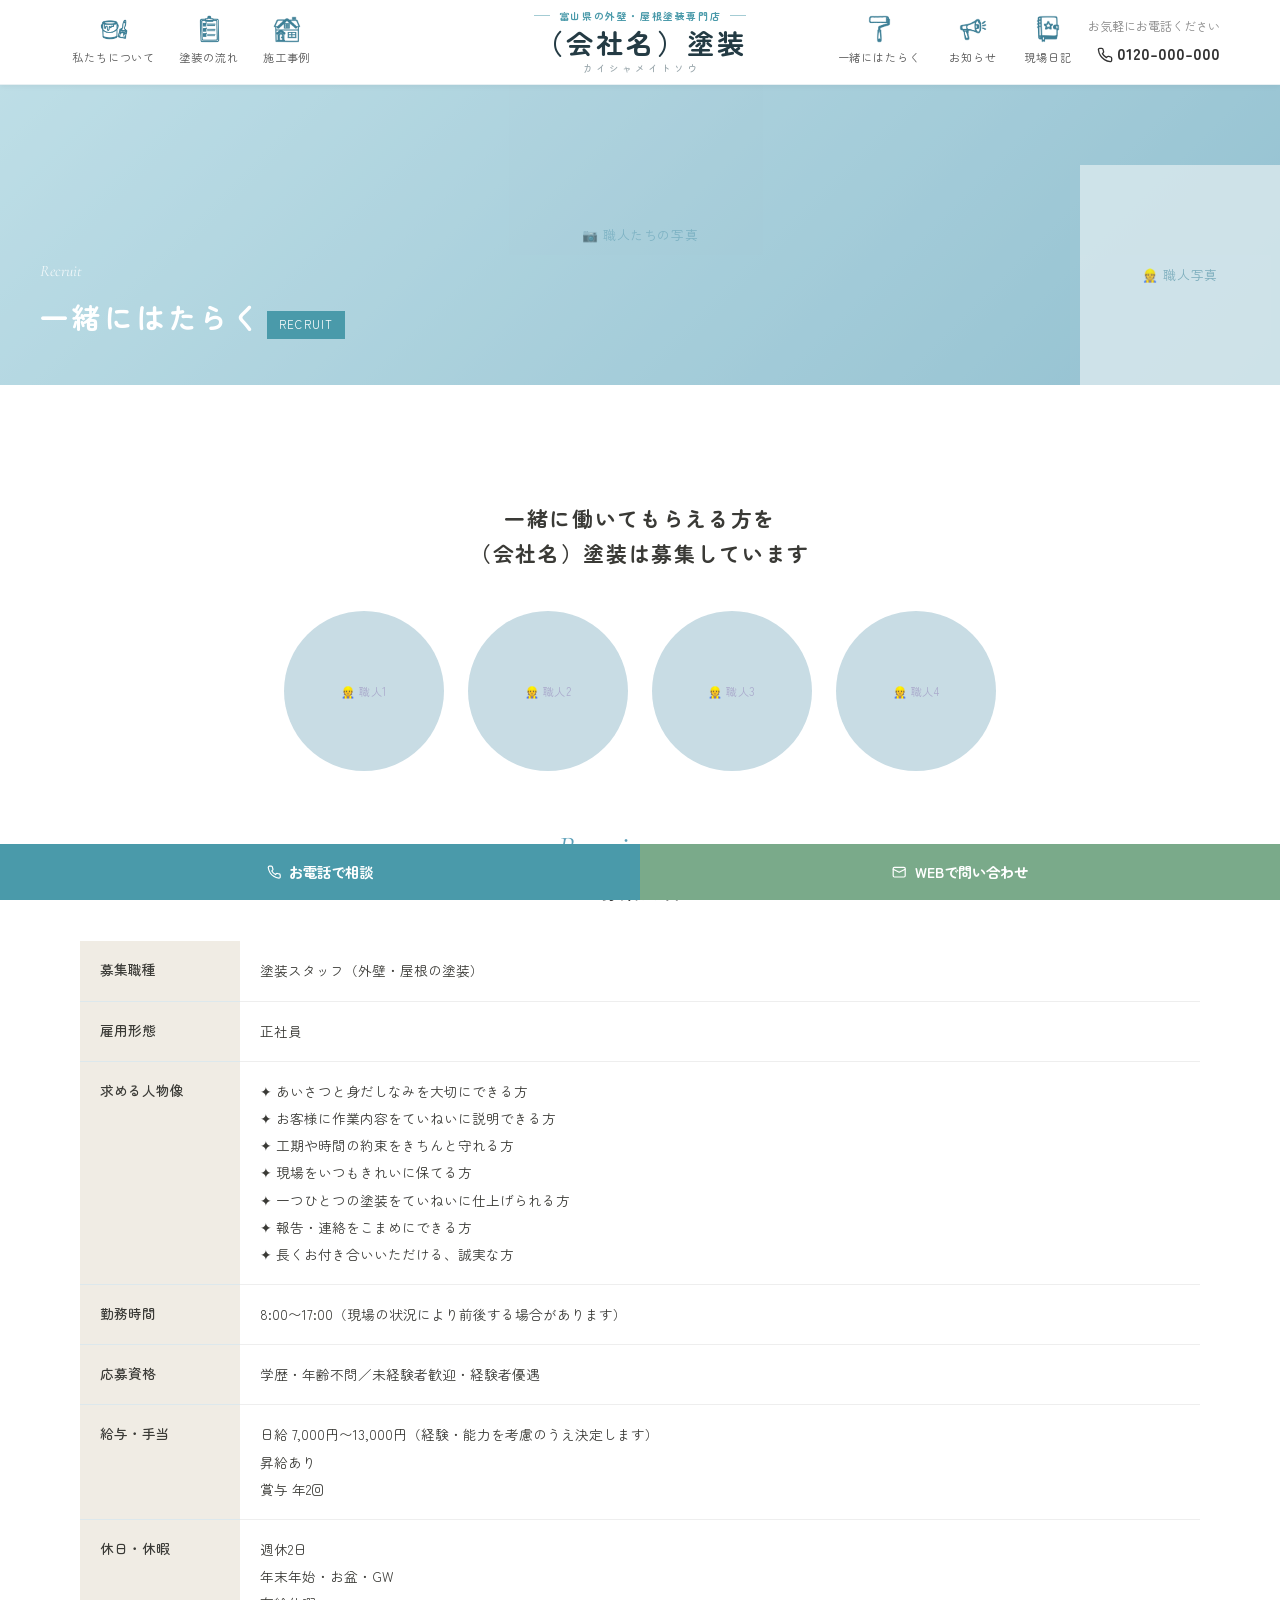
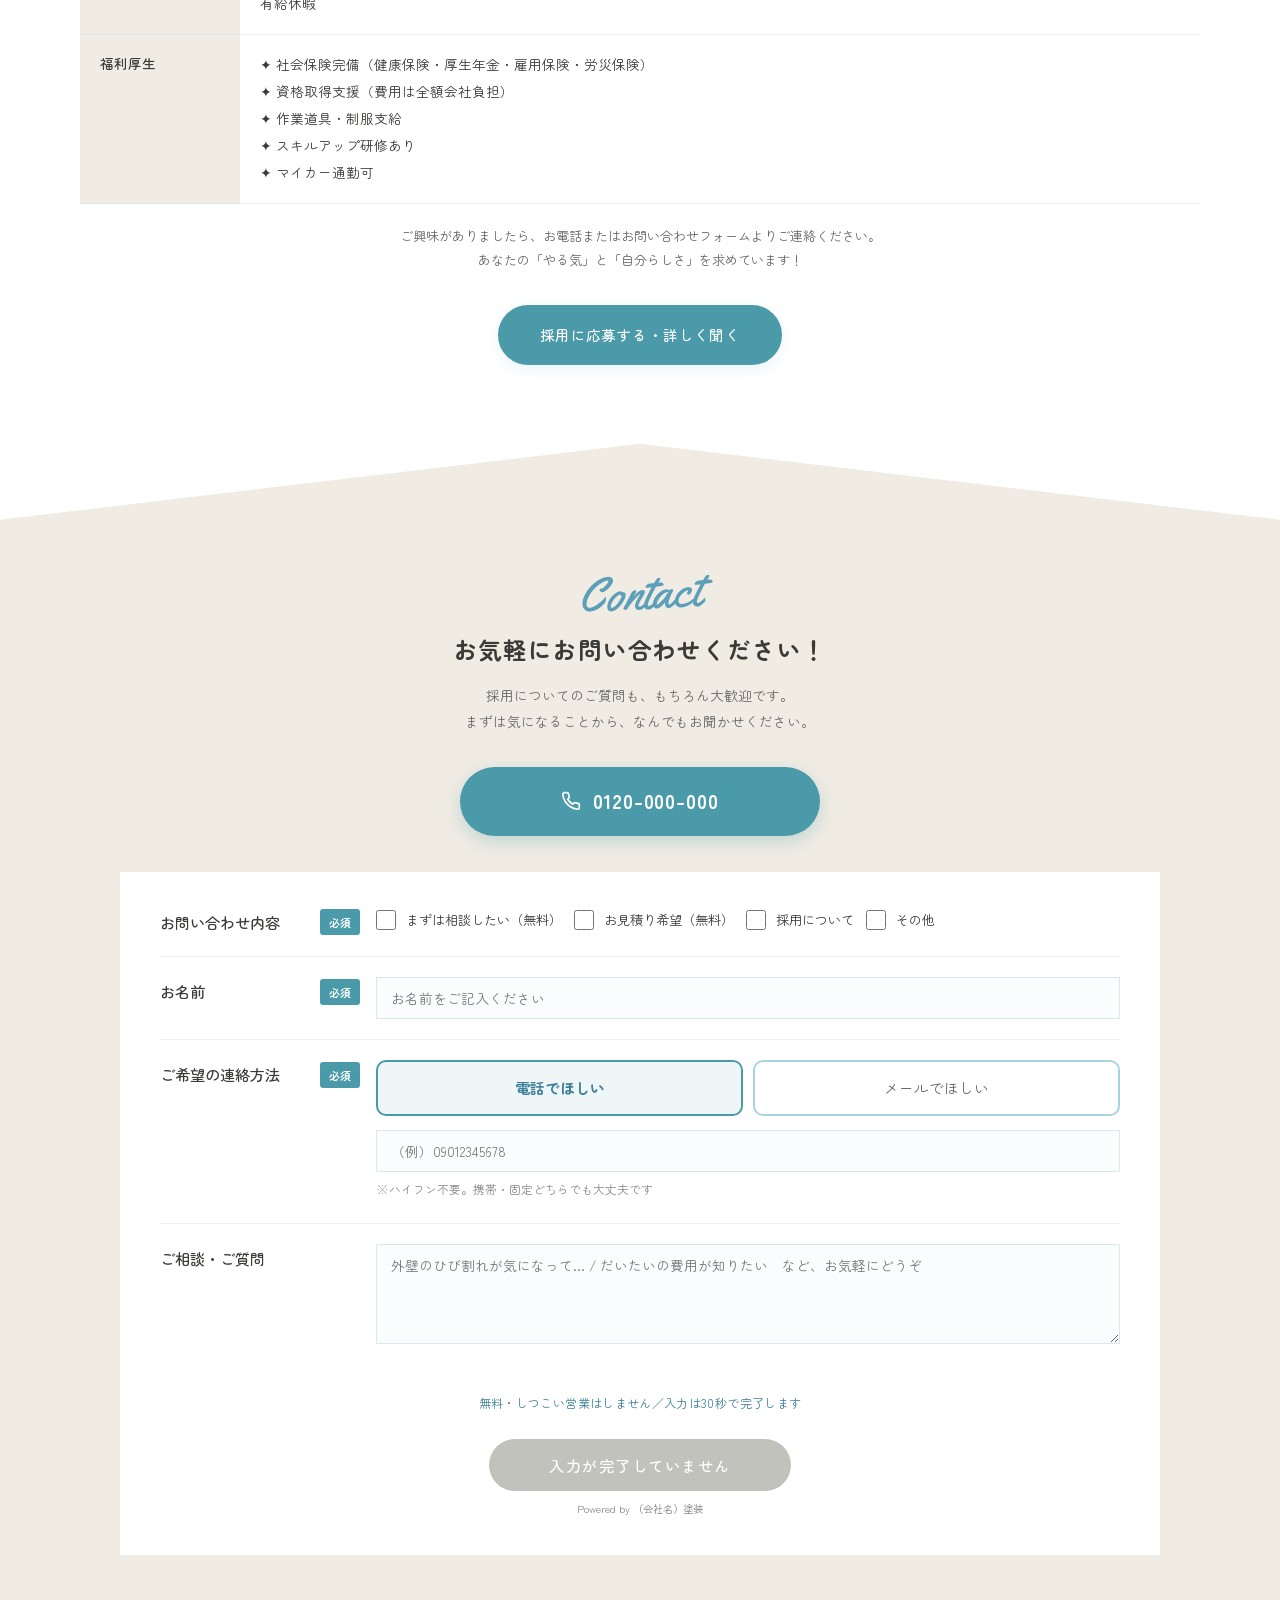
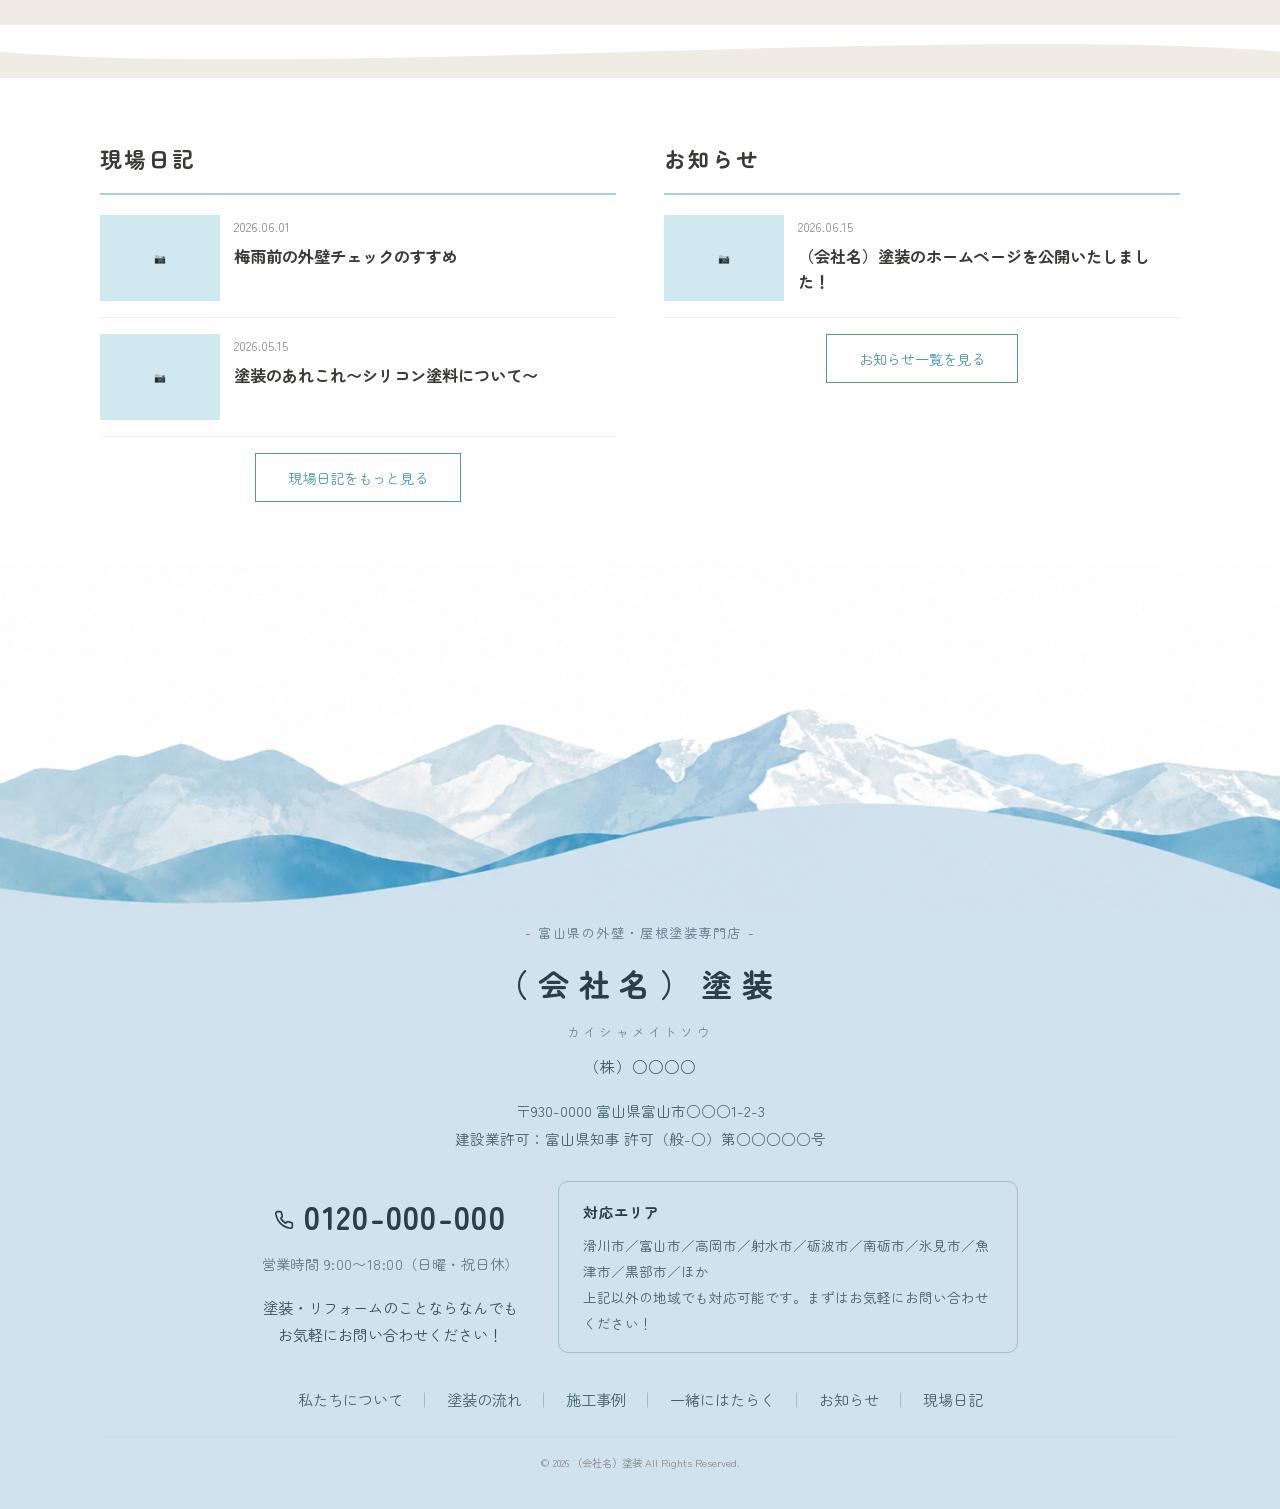
<file: recruit/index.html>
<!DOCTYPE html>
<html lang="ja">
<head>
<meta charset="UTF-8">
<meta name="viewport" content="width=device-width, initial-scale=1.0">
<meta name="robots" content="noindex, nofollow">
<title>一緒にはたらく | （会社名）塗装</title>
<meta name="description" content="（会社名）塗装では仲間を募集しています。未経験歓迎・研修充実。富山で塗装職人として働きませんか。">
<link rel="stylesheet" href="../css/style.css?v=34">
<link rel="stylesheet" href="../css/sp.css?v=34">
</head>
<body>

<header class="site-header">
  <div class="header-inner">
    <nav class="header-nav-left">
      <a class="nav-item" href="../about/"><span class="nav-icon ni-about" aria-hidden="true"></span>私たちについて</a>
      <a class="nav-item" href="../plan/"><span class="nav-icon ni-flow" aria-hidden="true"></span>塗装の流れ</a>
      <a class="nav-item" href="../works/"><span class="nav-icon ni-works" aria-hidden="true"></span>施工事例</a>
    </nav>
    <a class="site-logo" href="../">
      <span class="logo-sub">富山県の外壁・屋根塗装専門店</span>
      <span class="logo-main">（会社名）塗装</span>
      <span class="logo-kana">カイシャメイトソウ</span>
    </a>
    <div class="header-nav-right">
      <a class="nav-item" href="../recruit/"><span class="nav-icon ni-recruit" aria-hidden="true"></span>一緒にはたらく</a>
      <a class="nav-item" href="../news/"><span class="nav-icon ni-news" aria-hidden="true"></span>お知らせ</a>
      <a class="nav-item" href="../blog/"><span class="nav-icon ni-blog" aria-hidden="true"></span>現場日記</a>
      <div class="header-tel"><div>お気軽にお電話ください</div><a href="tel:0120-000-000"><svg viewBox="0 0 24 24" width="1em" height="1em" fill="none" stroke="currentColor" stroke-width="2" stroke-linecap="round" stroke-linejoin="round" style="vertical-align:-0.15em" aria-hidden="true"><path d="M22 16.92v3a2 2 0 0 1-2.18 2 19.79 19.79 0 0 1-8.63-3.07 19.5 19.5 0 0 1-6-6 19.79 19.79 0 0 1-3.07-8.67A2 2 0 0 1 4.11 2h3a2 2 0 0 1 2 1.72 12.84 12.84 0 0 0 .7 2.81 2 2 0 0 1-.45 2.11L8.09 9.91a16 16 0 0 0 6 6l1.27-1.27a2 2 0 0 1 2.11-.45 12.84 12.84 0 0 0 2.81.7A2 2 0 0 1 22 16.92z"/></svg> 0120-000-000</a></div>
    </div>
    <button class="hamburger" aria-label="メニュー"><span></span><span></span><span></span></button>
  </div>
</header>
<nav class="sp-nav">
  <button class="sp-nav-close">✕</button>
  <a href="../about/">私たちについて</a><a href="../plan/">塗装の流れ</a><a href="../works/">施工事例</a>
  <a href="../recruit/">一緒にはたらく</a><a href="../news/">お知らせ</a><a href="../blog/">現場日記</a>
  <a href="#contact">お問い合わせ</a>
</nav>

<!-- ヒーローヘッダー（職人写真＋タイトル） -->
<div class="page-header" style="height:300px;">
  <div class="page-header-bg"></div>
  <div class="img-placeholder page-header-img" style="opacity:0.45;">📷 職人たちの写真</div>
  <div class="page-header-content">
    <span class="page-title-en">Recruit</span>
    <span class="page-title-ja">一緒にはたらく</span>
    <span class="page-header-badge">RECRUIT</span>
  </div>
  <div class="img-placeholder page-header-photo" style="width:200px;">👷 職人写真</div>
</div>

<div class="wave-divider">
  <svg viewBox="0 0 1440 40" xmlns="http://www.w3.org/2000/svg" preserveAspectRatio="none">
    <path d="M0,20 C480,40 960,0 1440,20 L1440,40 L0,40 Z" fill="#fff"/>
  </svg>
</div>

<section class="section">
  <div class="section-inner">
    <div class="recruit-lead fade-in">
      一緒に働いてもらえる方を<br>（会社名）塗装は募集しています
    </div>

    <!-- 職人写真（丸型） -->
    <div class="worker-photos fade-in">
      <div class="img-placeholder worker-photo-item">👷 職人1</div>
      <div class="img-placeholder worker-photo-item">👷 職人2</div>
      <div class="img-placeholder worker-photo-item">👷 職人3</div>
      <div class="img-placeholder worker-photo-item">👷 職人4</div>
    </div>

    <!-- 募集要項 -->
    <div class="section-title fade-in" style="margin-bottom:32px;">
      <span class="en">Requirements</span>
      <span class="ja">募集要項</span>
    </div>
    <table class="recruit-table fade-in">
      <tr>
        <th>募集職種</th>
        <td>塗装スタッフ（外壁・屋根の塗装）</td>
      </tr>
      <tr>
        <th>雇用形態</th>
        <td>正社員</td>
      </tr>
      <tr>
        <th>求める人物像</th>
        <td>
          ✦ あいさつと身だしなみを大切にできる方<br>
          ✦ お客様に作業内容をていねいに説明できる方<br>
          ✦ 工期や時間の約束をきちんと守れる方<br>
          ✦ 現場をいつもきれいに保てる方<br>
          ✦ 一つひとつの塗装をていねいに仕上げられる方<br>
          ✦ 報告・連絡をこまめにできる方<br>
          ✦ 長くお付き合いいただける、誠実な方
        </td>
      </tr>
      <tr>
        <th>勤務時間</th>
        <td>8:00〜17:00（現場の状況により前後する場合があります）</td>
      </tr>
      <tr>
        <th>応募資格</th>
        <td>学歴・年齢不問／未経験者歓迎・経験者優遇</td>
      </tr>
      <tr>
        <th>給与・手当</th>
        <td>
          日給 7,000円〜13,000円（経験・能力を考慮のうえ決定します）<br>
          昇給あり<br>
          賞与 年2回
        </td>
      </tr>
      <tr>
        <th>休日・休暇</th>
        <td>
          週休2日<br>
          年末年始・お盆・GW<br>
          有給休暇
        </td>
      </tr>
      <tr>
        <th>福利厚生</th>
        <td>
          ✦ 社会保険完備（健康保険・厚生年金・雇用保険・労災保険）<br>
          ✦ 資格取得支援（費用は全額会社負担）<br>
          ✦ 作業道具・制服支給<br>
          ✦ スキルアップ研修あり<br>
          ✦ マイカー通勤可
        </td>
      </tr>
    </table>

    <p class="recruit-note fade-in">
      ご興味がありましたら、お電話またはお問い合わせフォームよりご連絡ください。<br>
      あなたの「やる気」と「自分らしさ」を求めています！
    </p>

    <div class="btn-center fade-in" style="margin-top:32px;">
      <a class="btn btn-fill" href="#contact">採用に応募する・詳しく聞く</a>
    </div>
  </div>
</section>

<!-- お問い合わせ -->
<section class="contact-section" id="contact">
  <div class="contact-inner">
    <div class="contact-heading fade-in">
      <span class="en">Contact</span>
      <span class="ja">お気軽にお問い合わせください！</span>
      <span class="desc">採用についてのご質問も、もちろん大歓迎です。<br>まずは気になることから、なんでもお聞かせください。</span>
    </div>
    <a class="contact-tel-btn" href="tel:0120-000-000"><span class="tel-icon" aria-hidden="true"><svg viewBox="0 0 24 24" width="20" height="20" fill="none" stroke="currentColor" stroke-width="2" stroke-linecap="round" stroke-linejoin="round"><path d="M22 16.92v3a2 2 0 0 1-2.18 2 19.79 19.79 0 0 1-8.63-3.07 19.5 19.5 0 0 1-6-6 19.79 19.79 0 0 1-3.07-8.67A2 2 0 0 1 4.11 2h3a2 2 0 0 1 2 1.72 12.84 12.84 0 0 0 .7 2.81 2 2 0 0 1-.45 2.11L8.09 9.91a16 16 0 0 0 6 6l1.27-1.27a2 2 0 0 1 2.11-.45 12.84 12.84 0 0 0 2.81.7A2 2 0 0 1 22 16.92z"/></svg></span> 0120-000-000</a>
    <div class="img-placeholder contact-worker-img" style="width:200px;height:280px;position:absolute;right:0;bottom:0;">👷 職人写真</div>
    <div class="contact-form fade-in">
      <form class="contact-form-el" novalidate>
        <div class="form-row">
          <div class="form-label">お問い合わせ内容 <span class="form-required">必須</span></div>
          <div class="form-field">
            <div class="form-checkboxes">
              <label><input type="checkbox" name="type" value="consult"> まずは相談したい（無料）</label>
              <label><input type="checkbox" name="type" value="estimate"> お見積り希望（無料）</label>
              <label><input type="checkbox" name="type" value="recruit"> 採用について</label>
              <label><input type="checkbox" name="type" value="other"> その他</label>
            </div>
          </div>
        </div>
        <div class="form-row">
          <div class="form-label">お名前 <span class="form-required">必須</span></div>
          <div class="form-field"><input type="text" name="name" placeholder="お名前をご記入ください" data-required></div>
        </div>
        <div class="form-row">
          <div class="form-label">ご希望の連絡方法 <span class="form-required">必須</span></div>
          <div class="form-field">
            <div class="contact-method">
              <label class="cm-opt"><input type="radio" name="contact_method" value="tel" checked>電話でほしい</label>
              <label class="cm-opt"><input type="radio" name="contact_method" value="email">メールでほしい</label>
            </div>
            <div class="cm-field cm-field-tel">
              <input type="tel" name="tel" placeholder="（例）09012345678">
              <span class="hint">※ハイフン不要。携帯・固定どちらでも大丈夫です</span>
            </div>
            <div class="cm-field cm-field-email" style="display:none;">
              <input type="email" name="email" placeholder="（例）hana@example.com">
              <span class="hint">※ご返信用のメールアドレスをご記入ください</span>
            </div>
          </div>
        </div>
        <div class="form-row" style="border-bottom:none;">
          <div class="form-label">ご相談・ご質問</div>
          <div class="form-field"><textarea name="note" placeholder="外壁のひび割れが気になって… / だいたいの費用が知りたい　など、お気軽にどうぞ"></textarea></div>
        </div>
        <p class="form-reassure">無料・しつこい営業はしません／入力は30秒で完了します</p>
        
        <div class="form-submit-wrap"><button type="submit" class="btn-submit">入力が完了していません</button></div>
        <p class="powered-by">Powered by （会社名）塗装</p>
      </form>
    </div>
  </div>
</section>

<div class="wave-divider">
  <svg viewBox="0 0 1440 60" xmlns="http://www.w3.org/2000/svg" preserveAspectRatio="none">
    <path d="M0,30 C360,60 1080,0 1440,30 L1440,60 L0,60 Z" fill="#f0ece4"/>
  </svg>
</div>

<div class="footer-top">
  <div class="footer-top-section">
    <h3>現場日記</h3>
    <div class="mini-post">
      <div class="img-placeholder mini-post-img">📷</div>
      <div class="mini-post-body"><div class="date">2026.06.01</div><div class="title">梅雨前の外壁チェックのすすめ</div></div>
    </div>
    <div class="mini-post">
      <div class="img-placeholder mini-post-img">📷</div>
      <div class="mini-post-body"><div class="date">2026.05.15</div><div class="title">塗装のあれこれ〜シリコン塗料について〜</div></div>
    </div>
    <div class="footer-top-more"><a href="../blog/">現場日記をもっと見る</a></div>
  </div>
  <div class="footer-top-section">
    <h3>お知らせ</h3>
    <div class="mini-post">
      <div class="img-placeholder mini-post-img">📷</div>
      <div class="mini-post-body"><div class="date">2026.06.15</div><div class="title">（会社名）塗装のホームページを公開いたしました！</div></div>
    </div>
    <div class="footer-top-more"><a href="../news/">お知らせ一覧を見る</a></div>
  </div>
</div>

<footer class="site-footer">
  <img class="footer-mountains" src="../img/footer-mountains.png?v=34" alt="立山連峰">
  <div class="footer-body">
    <div class="footer-logo">
      <span class="logo-corp">- 富山県の外壁・屋根塗装専門店 -</span>
      <span class="logo-main">（会社名）塗装</span>
      <span class="logo-kana">カイシャメイトソウ</span>
      <span class="logo-company">（株）○○○○</span>
    </div>
    <div class="footer-address">
      〒930-0000 富山県富山市○○○1-2-3<br>
      建設業許可：富山県知事 許可（般-○）第○○○○○号
    </div>
    <div class="footer-contact-row">
      <div class="footer-contact-left">
        <div class="footer-tel"><span class="tel-icon" aria-hidden="true"><svg viewBox="0 0 24 24" width="20" height="20" fill="none" stroke="currentColor" stroke-width="2" stroke-linecap="round" stroke-linejoin="round"><path d="M22 16.92v3a2 2 0 0 1-2.18 2 19.79 19.79 0 0 1-8.63-3.07 19.5 19.5 0 0 1-6-6 19.79 19.79 0 0 1-3.07-8.67A2 2 0 0 1 4.11 2h3a2 2 0 0 1 2 1.72 12.84 12.84 0 0 0 .7 2.81 2 2 0 0 1-.45 2.11L8.09 9.91a16 16 0 0 0 6 6l1.27-1.27a2 2 0 0 1 2.11-.45 12.84 12.84 0 0 0 2.81.7A2 2 0 0 1 22 16.92z"/></svg></span> 0120-000-000</div>
        <div class="footer-hours">営業時間 9:00〜18:00（日曜・祝日休）</div>
        <p class="footer-tagline">塗装・リフォームのことならなんでも<br>お気軽にお問い合わせください！</p>
      </div>
      <div class="footer-area-box">
        <div class="footer-area-title">対応エリア</div>
        <div class="footer-area">
          滑川市／富山市／高岡市／射水市／砺波市／南砺市／氷見市／魚津市／黒部市／ほか<br>
          上記以外の地域でも対応可能です。まずはお気軽にお問い合わせください！
        </div>
      </div>
    </div>
    <nav class="footer-nav">
      <a href="../about/">私たちについて</a><a href="../plan/">塗装の流れ</a><a href="../works/">施工事例</a>
      <a href="../recruit/">一緒にはたらく</a><a href="../news/">お知らせ</a><a href="../blog/">現場日記</a>
    </nav>
    <p class="footer-copy">© 2026 （会社名）塗装 All Rights Reserved.</p>
  </div>
</footer>

<div class="floating-cta">
  <a class="floating-cta-tel" href="tel:0120-000-000"><svg viewBox="0 0 24 24" width="1em" height="1em" fill="none" stroke="currentColor" stroke-width="2" stroke-linecap="round" stroke-linejoin="round" style="vertical-align:-0.15em" aria-hidden="true"><path d="M22 16.92v3a2 2 0 0 1-2.18 2 19.79 19.79 0 0 1-8.63-3.07 19.5 19.5 0 0 1-6-6 19.79 19.79 0 0 1-3.07-8.67A2 2 0 0 1 4.11 2h3a2 2 0 0 1 2 1.72 12.84 12.84 0 0 0 .7 2.81 2 2 0 0 1-.45 2.11L8.09 9.91a16 16 0 0 0 6 6l1.27-1.27a2 2 0 0 1 2.11-.45 12.84 12.84 0 0 0 2.81.7A2 2 0 0 1 22 16.92z"/></svg> お電話で相談</a>
  <a class="floating-cta-web" href="#contact"><svg viewBox="0 0 24 24" width="1em" height="1em" fill="none" stroke="currentColor" stroke-width="2" stroke-linecap="round" stroke-linejoin="round" style="vertical-align:-0.15em" aria-hidden="true"><rect x="2" y="4" width="20" height="16" rx="2"/><path d="m22 7-10 5L2 7"/></svg> WEBで問い合わせ</a>
</div>
<script src="../js/main.js"></script>
</body>
</html>
</file>
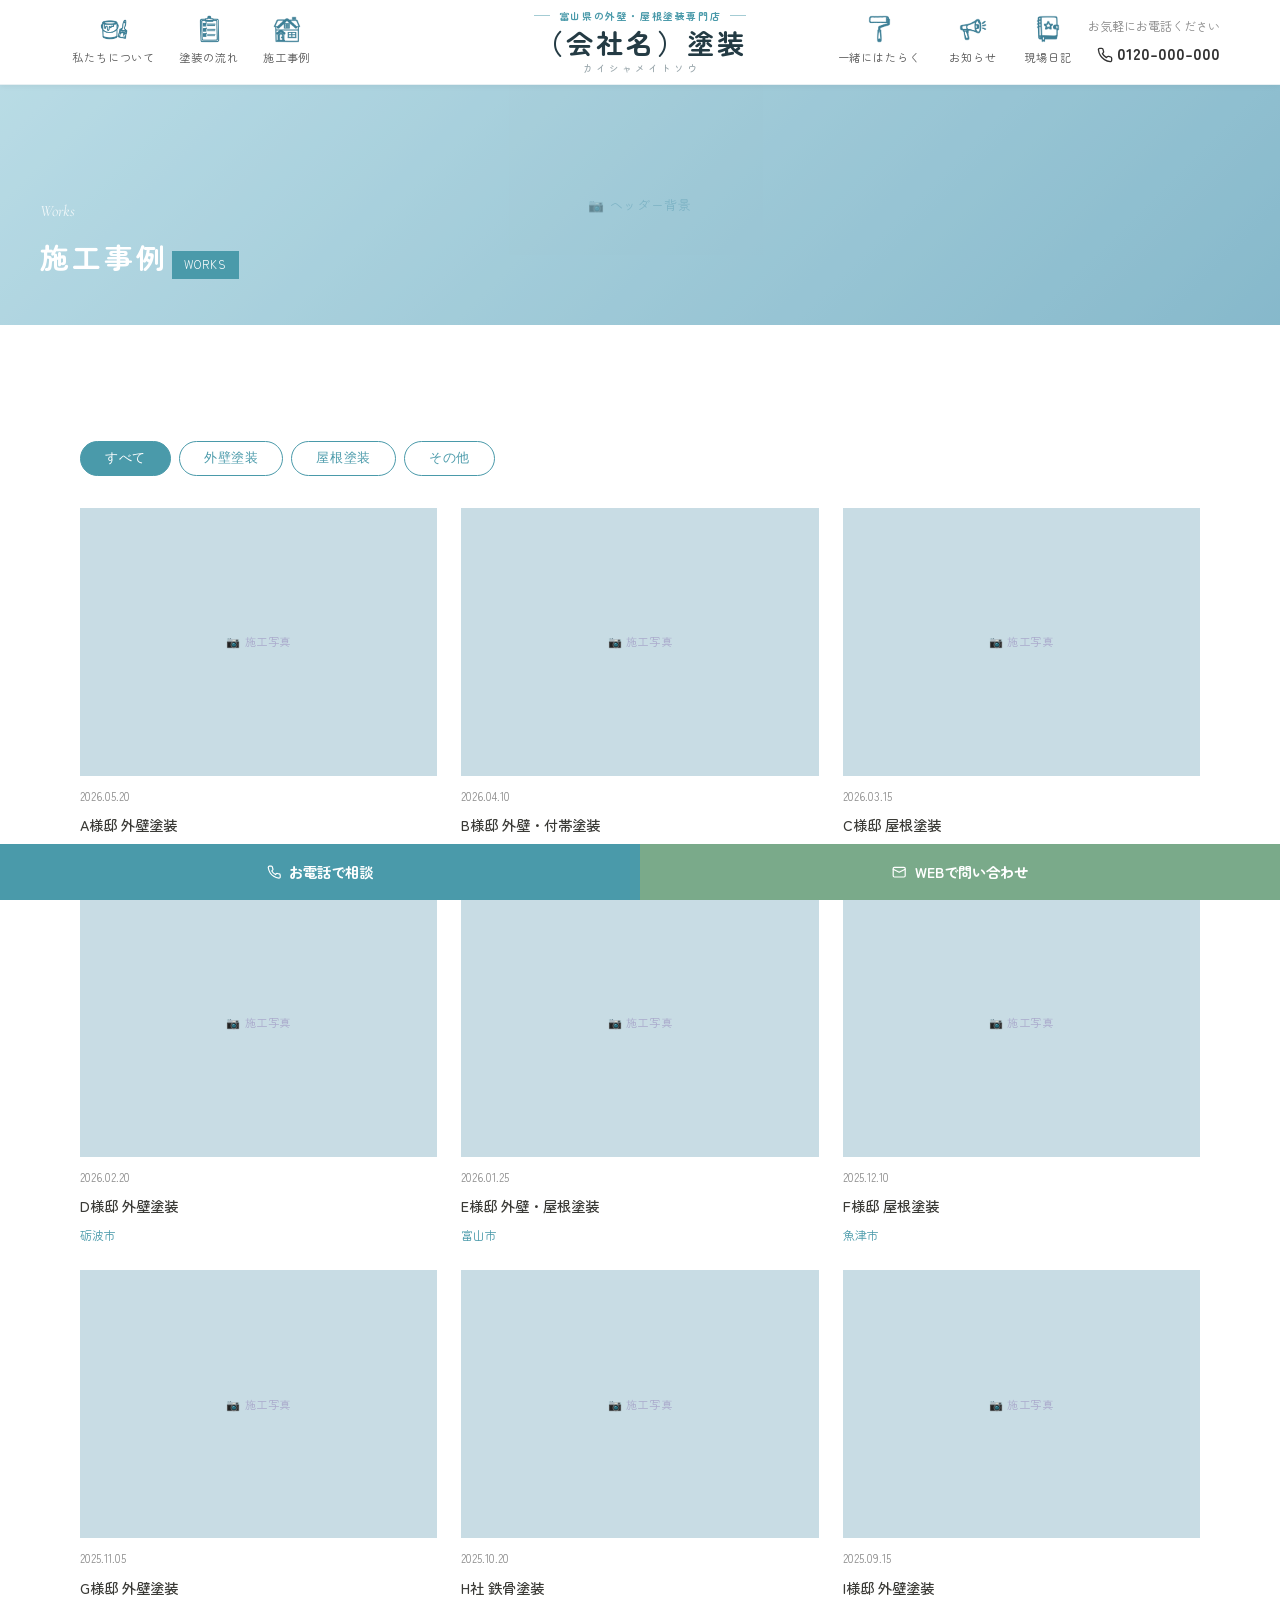
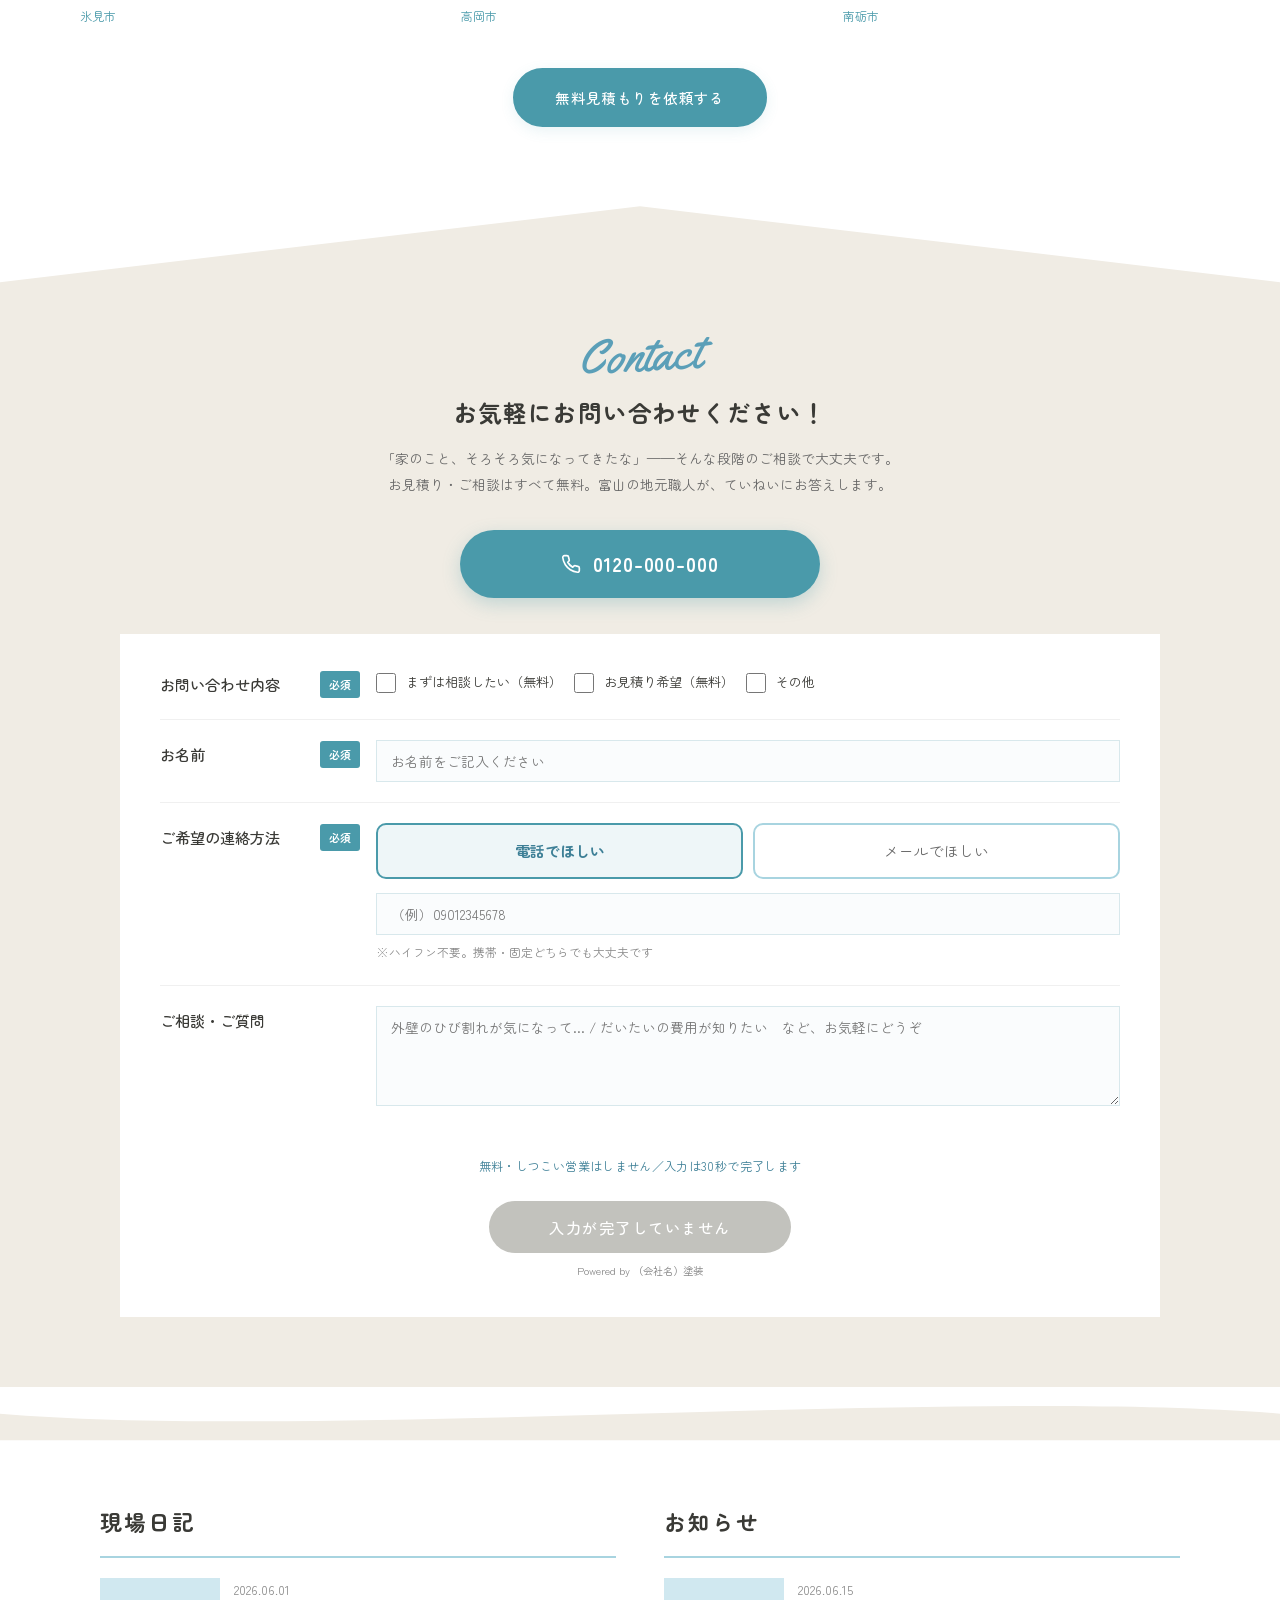
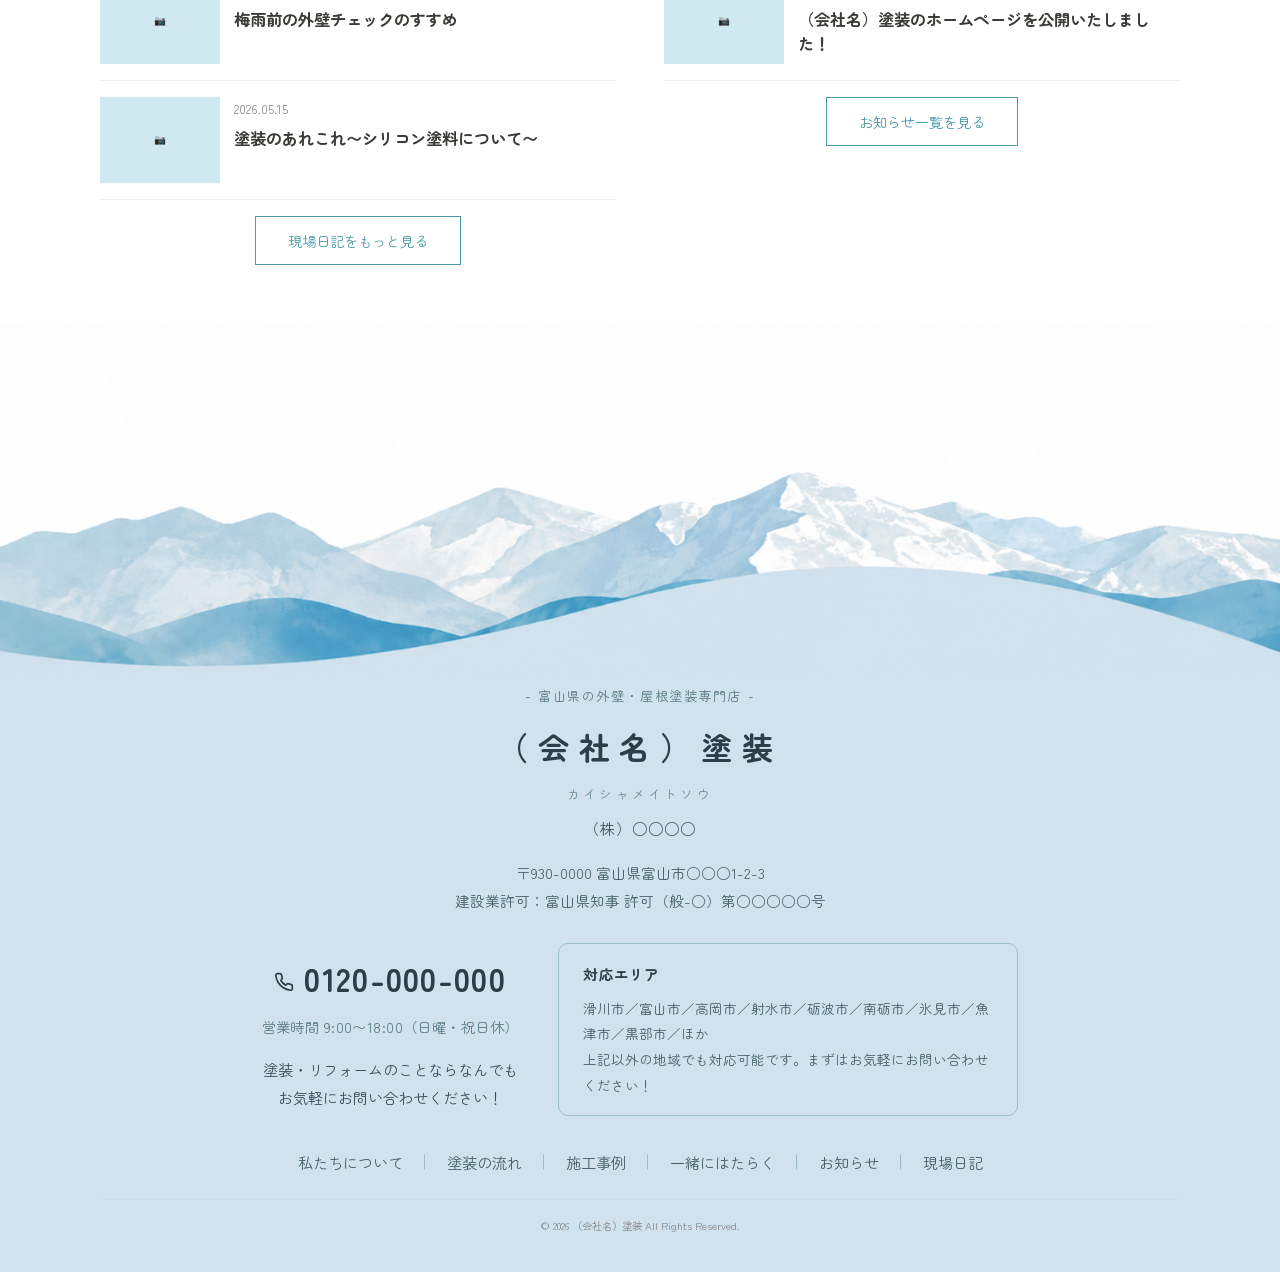
<file: works/index.html>
<!DOCTYPE html>
<html lang="ja">
<head>
<meta charset="UTF-8">
<meta name="viewport" content="width=device-width, initial-scale=1.0">
<meta name="robots" content="noindex, nofollow">
<title>施工事例 | （会社名）塗装</title>
<meta name="description" content="富山県内の外壁・屋根塗装の施工事例をご紹介します。">
<link rel="stylesheet" href="../css/style.css?v=34">
<link rel="stylesheet" href="../css/sp.css?v=34">
</head>
<body>

<header class="site-header">
  <div class="header-inner">
    <nav class="header-nav-left">
      <a class="nav-item" href="../about/"><span class="nav-icon ni-about" aria-hidden="true"></span>私たちについて</a>
      <a class="nav-item" href="../plan/"><span class="nav-icon ni-flow" aria-hidden="true"></span>塗装の流れ</a>
      <a class="nav-item" href="../works/"><span class="nav-icon ni-works" aria-hidden="true"></span>施工事例</a>
    </nav>
    <a class="site-logo" href="../">
      <span class="logo-sub">富山県の外壁・屋根塗装専門店</span>
      <span class="logo-main">（会社名）塗装</span>
      <span class="logo-kana">カイシャメイトソウ</span>
    </a>
    <div class="header-nav-right">
      <a class="nav-item" href="../recruit/"><span class="nav-icon ni-recruit" aria-hidden="true"></span>一緒にはたらく</a>
      <a class="nav-item" href="../news/"><span class="nav-icon ni-news" aria-hidden="true"></span>お知らせ</a>
      <a class="nav-item" href="../blog/"><span class="nav-icon ni-blog" aria-hidden="true"></span>現場日記</a>
      <div class="header-tel"><div>お気軽にお電話ください</div><a href="tel:0120-000-000"><svg viewBox="0 0 24 24" width="1em" height="1em" fill="none" stroke="currentColor" stroke-width="2" stroke-linecap="round" stroke-linejoin="round" style="vertical-align:-0.15em" aria-hidden="true"><path d="M22 16.92v3a2 2 0 0 1-2.18 2 19.79 19.79 0 0 1-8.63-3.07 19.5 19.5 0 0 1-6-6 19.79 19.79 0 0 1-3.07-8.67A2 2 0 0 1 4.11 2h3a2 2 0 0 1 2 1.72 12.84 12.84 0 0 0 .7 2.81 2 2 0 0 1-.45 2.11L8.09 9.91a16 16 0 0 0 6 6l1.27-1.27a2 2 0 0 1 2.11-.45 12.84 12.84 0 0 0 2.81.7A2 2 0 0 1 22 16.92z"/></svg> 0120-000-000</a></div>
    </div>
    <button class="hamburger" aria-label="メニュー"><span></span><span></span><span></span></button>
  </div>
</header>
<nav class="sp-nav">
  <button class="sp-nav-close">✕</button>
  <a href="../about/">私たちについて</a><a href="../plan/">塗装の流れ</a><a href="../works/">施工事例</a>
  <a href="../recruit/">一緒にはたらく</a><a href="../news/">お知らせ</a><a href="../blog/">現場日記</a>
  <a href="#contact">お問い合わせ</a>
</nav>

<div class="page-header">
  <div class="page-header-bg"></div>
  <div class="img-placeholder page-header-img" style="opacity:0.35;">📷 ヘッダー背景</div>
  <div class="page-header-content">
    <span class="page-title-en">Works</span>
    <span class="page-title-ja">施工事例</span>
    <span class="page-header-badge">WORKS</span>
  </div>
</div>

<div class="wave-divider">
  <svg viewBox="0 0 1440 40" xmlns="http://www.w3.org/2000/svg" preserveAspectRatio="none">
    <path d="M0,20 C480,40 960,0 1440,20 L1440,40 L0,40 Z" fill="#fff"/>
  </svg>
</div>

<section class="section">
  <div class="section-inner">

    <!-- カテゴリーフィルター -->
    <div class="works-filter fade-in">
      <button class="filter-btn active" data-cat="all">すべて</button>
      <button class="filter-btn" data-cat="gaiheki">外壁塗装</button>
      <button class="filter-btn" data-cat="yane">屋根塗装</button>
      <button class="filter-btn" data-cat="other">その他</button>
    </div>

    <!-- 事例一覧 -->
    <div class="works-list">
      <div class="work-item fade-in" data-cat="gaiheki">
        <div class="img-placeholder work-thumb">📷 施工写真</div>
        <div class="work-date">2026.05.20</div>
        <div class="work-title">A様邸 外壁塗装</div>
        <div class="work-location">富山市</div>
      </div>
      <div class="work-item fade-in" data-cat="gaiheki">
        <div class="img-placeholder work-thumb">📷 施工写真</div>
        <div class="work-date">2026.04.10</div>
        <div class="work-title">B様邸 外壁・付帯塗装</div>
        <div class="work-location">高岡市</div>
      </div>
      <div class="work-item fade-in" data-cat="yane">
        <div class="img-placeholder work-thumb">📷 施工写真</div>
        <div class="work-date">2026.03.15</div>
        <div class="work-title">C様邸 屋根塗装</div>
        <div class="work-location">射水市</div>
      </div>
      <div class="work-item fade-in" data-cat="gaiheki">
        <div class="img-placeholder work-thumb">📷 施工写真</div>
        <div class="work-date">2026.02.20</div>
        <div class="work-title">D様邸 外壁塗装</div>
        <div class="work-location">砺波市</div>
      </div>
      <div class="work-item fade-in" data-cat="gaiheki">
        <div class="img-placeholder work-thumb">📷 施工写真</div>
        <div class="work-date">2026.01.25</div>
        <div class="work-title">E様邸 外壁・屋根塗装</div>
        <div class="work-location">富山市</div>
      </div>
      <div class="work-item fade-in" data-cat="yane">
        <div class="img-placeholder work-thumb">📷 施工写真</div>
        <div class="work-date">2025.12.10</div>
        <div class="work-title">F様邸 屋根塗装</div>
        <div class="work-location">魚津市</div>
      </div>
      <div class="work-item fade-in" data-cat="gaiheki">
        <div class="img-placeholder work-thumb">📷 施工写真</div>
        <div class="work-date">2025.11.05</div>
        <div class="work-title">G様邸 外壁塗装</div>
        <div class="work-location">氷見市</div>
      </div>
      <div class="work-item fade-in" data-cat="other">
        <div class="img-placeholder work-thumb">📷 施工写真</div>
        <div class="work-date">2025.10.20</div>
        <div class="work-title">H社 鉄骨塗装</div>
        <div class="work-location">高岡市</div>
      </div>
      <div class="work-item fade-in" data-cat="gaiheki">
        <div class="img-placeholder work-thumb">📷 施工写真</div>
        <div class="work-date">2025.09.15</div>
        <div class="work-title">I様邸 外壁塗装</div>
        <div class="work-location">南砺市</div>
      </div>
    </div>

    <div class="btn-center fade-in" style="margin-top:40px;">
      <a class="btn btn-fill" href="#contact">無料見積もりを依頼する</a>
    </div>
  </div>
</section>

<!-- お問い合わせ -->
<section class="contact-section" id="contact">
  <div class="contact-inner">
    <div class="contact-heading fade-in">
      <span class="en">Contact</span>
      <span class="ja">お気軽にお問い合わせください！</span>
      <span class="desc">「家のこと、そろそろ気になってきたな」——そんな段階のご相談で大丈夫です。<br>お見積り・ご相談はすべて無料。富山の地元職人が、ていねいにお答えします。</span>
    </div>
    <a class="contact-tel-btn" href="tel:0120-000-000"><span class="tel-icon" aria-hidden="true"><svg viewBox="0 0 24 24" width="20" height="20" fill="none" stroke="currentColor" stroke-width="2" stroke-linecap="round" stroke-linejoin="round"><path d="M22 16.92v3a2 2 0 0 1-2.18 2 19.79 19.79 0 0 1-8.63-3.07 19.5 19.5 0 0 1-6-6 19.79 19.79 0 0 1-3.07-8.67A2 2 0 0 1 4.11 2h3a2 2 0 0 1 2 1.72 12.84 12.84 0 0 0 .7 2.81 2 2 0 0 1-.45 2.11L8.09 9.91a16 16 0 0 0 6 6l1.27-1.27a2 2 0 0 1 2.11-.45 12.84 12.84 0 0 0 2.81.7A2 2 0 0 1 22 16.92z"/></svg></span> 0120-000-000</a>
    <div class="img-placeholder contact-worker-img" style="width:200px;height:280px;position:absolute;right:0;bottom:0;">👷 職人写真</div>
    <div class="contact-form fade-in">
      <form class="contact-form-el" novalidate>
        <div class="form-row">
          <div class="form-label">お問い合わせ内容 <span class="form-required">必須</span></div>
          <div class="form-field">
            <div class="form-checkboxes">
              <label><input type="checkbox" name="type" value="consult"> まずは相談したい（無料）</label>
              <label><input type="checkbox" name="type" value="estimate"> お見積り希望（無料）</label>
              <label><input type="checkbox" name="type" value="other"> その他</label>
            </div>
          </div>
        </div>
        <div class="form-row">
          <div class="form-label">お名前 <span class="form-required">必須</span></div>
          <div class="form-field"><input type="text" name="name" placeholder="お名前をご記入ください" data-required></div>
        </div>
        <div class="form-row">
          <div class="form-label">ご希望の連絡方法 <span class="form-required">必須</span></div>
          <div class="form-field">
            <div class="contact-method">
              <label class="cm-opt"><input type="radio" name="contact_method" value="tel" checked>電話でほしい</label>
              <label class="cm-opt"><input type="radio" name="contact_method" value="email">メールでほしい</label>
            </div>
            <div class="cm-field cm-field-tel">
              <input type="tel" name="tel" placeholder="（例）09012345678">
              <span class="hint">※ハイフン不要。携帯・固定どちらでも大丈夫です</span>
            </div>
            <div class="cm-field cm-field-email" style="display:none;">
              <input type="email" name="email" placeholder="（例）hana@example.com">
              <span class="hint">※ご返信用のメールアドレスをご記入ください</span>
            </div>
          </div>
        </div>
        <div class="form-row" style="border-bottom:none;">
          <div class="form-label">ご相談・ご質問</div>
          <div class="form-field"><textarea name="note" placeholder="外壁のひび割れが気になって… / だいたいの費用が知りたい　など、お気軽にどうぞ"></textarea></div>
        </div>
        <p class="form-reassure">無料・しつこい営業はしません／入力は30秒で完了します</p>
        
        <div class="form-submit-wrap"><button type="submit" class="btn-submit">入力が完了していません</button></div>
        <p class="powered-by">Powered by （会社名）塗装</p>
      </form>
    </div>
  </div>
</section>

<div class="wave-divider">
  <svg viewBox="0 0 1440 60" xmlns="http://www.w3.org/2000/svg" preserveAspectRatio="none">
    <path d="M0,30 C360,60 1080,0 1440,30 L1440,60 L0,60 Z" fill="#f0ece4"/>
  </svg>
</div>

<div class="footer-top">
  <div class="footer-top-section">
    <h3>現場日記</h3>
    <div class="mini-post">
      <div class="img-placeholder mini-post-img">📷</div>
      <div class="mini-post-body"><div class="date">2026.06.01</div><div class="title">梅雨前の外壁チェックのすすめ</div></div>
    </div>
    <div class="mini-post">
      <div class="img-placeholder mini-post-img">📷</div>
      <div class="mini-post-body"><div class="date">2026.05.15</div><div class="title">塗装のあれこれ〜シリコン塗料について〜</div></div>
    </div>
    <div class="footer-top-more"><a href="../blog/">現場日記をもっと見る</a></div>
  </div>
  <div class="footer-top-section">
    <h3>お知らせ</h3>
    <div class="mini-post">
      <div class="img-placeholder mini-post-img">📷</div>
      <div class="mini-post-body"><div class="date">2026.06.15</div><div class="title">（会社名）塗装のホームページを公開いたしました！</div></div>
    </div>
    <div class="footer-top-more"><a href="../news/">お知らせ一覧を見る</a></div>
  </div>
</div>

<footer class="site-footer">
  <img class="footer-mountains" src="../img/footer-mountains.png?v=34" alt="立山連峰">
  <div class="footer-body">
    <div class="footer-logo">
      <span class="logo-corp">- 富山県の外壁・屋根塗装専門店 -</span>
      <span class="logo-main">（会社名）塗装</span>
      <span class="logo-kana">カイシャメイトソウ</span>
      <span class="logo-company">（株）○○○○</span>
    </div>
    <div class="footer-address">
      〒930-0000 富山県富山市○○○1-2-3<br>
      建設業許可：富山県知事 許可（般-○）第○○○○○号
    </div>
    <div class="footer-contact-row">
      <div class="footer-contact-left">
        <div class="footer-tel"><span class="tel-icon" aria-hidden="true"><svg viewBox="0 0 24 24" width="20" height="20" fill="none" stroke="currentColor" stroke-width="2" stroke-linecap="round" stroke-linejoin="round"><path d="M22 16.92v3a2 2 0 0 1-2.18 2 19.79 19.79 0 0 1-8.63-3.07 19.5 19.5 0 0 1-6-6 19.79 19.79 0 0 1-3.07-8.67A2 2 0 0 1 4.11 2h3a2 2 0 0 1 2 1.72 12.84 12.84 0 0 0 .7 2.81 2 2 0 0 1-.45 2.11L8.09 9.91a16 16 0 0 0 6 6l1.27-1.27a2 2 0 0 1 2.11-.45 12.84 12.84 0 0 0 2.81.7A2 2 0 0 1 22 16.92z"/></svg></span> 0120-000-000</div>
        <div class="footer-hours">営業時間 9:00〜18:00（日曜・祝日休）</div>
        <p class="footer-tagline">塗装・リフォームのことならなんでも<br>お気軽にお問い合わせください！</p>
      </div>
      <div class="footer-area-box">
        <div class="footer-area-title">対応エリア</div>
        <div class="footer-area">
          滑川市／富山市／高岡市／射水市／砺波市／南砺市／氷見市／魚津市／黒部市／ほか<br>
          上記以外の地域でも対応可能です。まずはお気軽にお問い合わせください！
        </div>
      </div>
    </div>
    <nav class="footer-nav">
      <a href="../about/">私たちについて</a><a href="../plan/">塗装の流れ</a><a href="../works/">施工事例</a>
      <a href="../recruit/">一緒にはたらく</a><a href="../news/">お知らせ</a><a href="../blog/">現場日記</a>
    </nav>
    <p class="footer-copy">© 2026 （会社名）塗装 All Rights Reserved.</p>
  </div>
</footer>

<div class="floating-cta">
  <a class="floating-cta-tel" href="tel:0120-000-000"><svg viewBox="0 0 24 24" width="1em" height="1em" fill="none" stroke="currentColor" stroke-width="2" stroke-linecap="round" stroke-linejoin="round" style="vertical-align:-0.15em" aria-hidden="true"><path d="M22 16.92v3a2 2 0 0 1-2.18 2 19.79 19.79 0 0 1-8.63-3.07 19.5 19.5 0 0 1-6-6 19.79 19.79 0 0 1-3.07-8.67A2 2 0 0 1 4.11 2h3a2 2 0 0 1 2 1.72 12.84 12.84 0 0 0 .7 2.81 2 2 0 0 1-.45 2.11L8.09 9.91a16 16 0 0 0 6 6l1.27-1.27a2 2 0 0 1 2.11-.45 12.84 12.84 0 0 0 2.81.7A2 2 0 0 1 22 16.92z"/></svg> お電話で相談</a>
  <a class="floating-cta-web" href="#contact"><svg viewBox="0 0 24 24" width="1em" height="1em" fill="none" stroke="currentColor" stroke-width="2" stroke-linecap="round" stroke-linejoin="round" style="vertical-align:-0.15em" aria-hidden="true"><rect x="2" y="4" width="20" height="16" rx="2"/><path d="m22 7-10 5L2 7"/></svg> WEBで問い合わせ</a>
</div>
<script src="../js/main.js"></script>
</body>
</html>
</file>
<file: css/style.css>
@import url('https://fonts.googleapis.com/css2?family=Cormorant+Garamond:ital,wght@0,300;0,400;1,300;1,400&family=Yellowtail&family=Zen+Maru+Gothic:wght@400;500;700&family=Noto+Sans+JP:wght@300;400;500;700&display=swap');

/* ===== リセット・ベース ===== */
*, *::before, *::after { box-sizing: border-box; margin: 0; padding: 0; }
html { font-size: 16px; scroll-behavior: smooth; }
body {
  font-family: 'Zen Maru Gothic', 'Noto Sans JP', '游ゴシック', YuGothic, sans-serif;
  color: #3a3a36;
  background: #fff;
  line-height: 1.9;
  font-weight: 400;
  -webkit-font-smoothing: antialiased;
}
/* 見出しは丸ゴシックで統一（やわらかい印象） */
h1, h2, h3, h4,
.section-title .ja, .logo-main, .hero-catch,
.kodawari-title, .strength-title, .contact-heading .ja {
  font-family: 'Zen Maru Gothic', 'Noto Sans JP', sans-serif;
}
img { max-width: 100%; height: auto; display: block; }
a { color: inherit; text-decoration: none; }
ul { list-style: none; }

/* ===== カラー変数 ===== */
:root {
  --blue:    #a8d4e0;
  --blue-dark: #5b9fb8;
  --blue-deep: #3d7f96;
  --beige:   #f0ece4;
  --green:   #7aaa8a;
  --teal:    #4a9aaa;
  --text:    #333333;
  --gray:    #888;
  --light:   #f7f7f7;
  --white:   #ffffff;
}

/* ===== プレースホルダー画像 ===== */
.img-placeholder {
  background: #d8e8ed;
  display: flex;
  align-items: center;
  justify-content: center;
  color: #7aabba;
  font-size: 0.8rem;
  letter-spacing: 0.05em;
  width: 100%;
}

/* ===== ヘッダー ===== */
.site-header {
  position: sticky;
  top: 0;
  z-index: 100;
  background: #fff;
  border-bottom: 1px solid #e8f0f3;
  box-shadow: 0 1px 6px rgba(0,0,0,0.06);
}
.header-inner {
  max-width: 1200px;
  margin: 0 auto;
  position: relative;
  display: flex;
  align-items: center;
  justify-content: space-between;
  padding: 0 20px;
  height: 84px;
}
.header-nav-left,
.header-nav-right {
  display: flex;
  gap: 0;
  flex: 1 1 0;
  min-width: 0;
}
.header-nav-left { justify-content: flex-start; }
.header-nav-right { justify-content: flex-end; align-items: center; gap: 4px; }
/* ロゴは中央のflexアイテム（左右ナビを均等幅にすることで中央に保たれ、重ならない） */
.site-logo {
  flex: 0 0 auto;
  padding: 0 12px;
}

.nav-item {
  display: flex;
  flex-direction: column;
  align-items: center;
  padding: 8px 12px;
  font-size: 0.7rem;
  letter-spacing: 0.08em;
  color: #555;
  transition: color 0.2s;
  white-space: nowrap;
}
.nav-item:hover { color: var(--teal); }
.nav-item .nav-icon {
  display: inline-block;
  width: 28px;
  height: 28px;
  margin-bottom: 4px;
  background-color: var(--blue-deep);
  -webkit-mask: var(--icon) center / contain no-repeat;
          mask: var(--icon) center / contain no-repeat;
}
.ni-about   { --icon: url(../img/icons/about.png?v=24); }
.ni-flow    { --icon: url(../img/icons/flow.png?v=24); }
.ni-works   { --icon: url(../img/icons/works.png?v=24); }
.ni-recruit { --icon: url(../img/icons/recruit.png?v=24); }
.ni-news    { --icon: url(../img/icons/news.png?v=24); }
.ni-blog    { --icon: url(../img/icons/blog.png?v=24); }
.site-logo {
  display: flex;
  flex-direction: column;
  align-items: center;
  gap: 5px;
  line-height: 1.15;
}
.site-logo .logo-sub {
  display: flex;
  align-items: center;
  gap: 9px;
  font-size: 0.62rem;
  font-weight: 600;
  color: var(--teal);
  letter-spacing: 0.16em;
  white-space: nowrap;
}
.site-logo .logo-sub::before,
.site-logo .logo-sub::after {
  content: "";
  width: 16px;
  height: 1px;
  background: var(--teal);
  opacity: 0.5;
}
.site-logo .logo-main {
  display: block;
  font-size: 1.7rem;
  font-weight: 700;
  letter-spacing: 0.12em;
  text-indent: 0.12em;
  color: #243b44;
}
.site-logo .logo-kana {
  display: block;
  font-size: 0.6rem;
  font-weight: 500;
  color: #9aa7ac;
  letter-spacing: 0.32em;
  text-indent: 0.32em;
}
.header-tel {
  font-size: 0.75rem;
  color: var(--gray);
  text-align: right;
}
.header-tel a {
  font-size: 1rem;
  font-weight: 700;
  color: #333;
}

/* ===== ハンバーガー（SP） ===== */
.hamburger {
  display: none;
  flex-direction: column;
  gap: 5px;
  cursor: pointer;
  padding: 8px;
  background: none;
  border: none;
}
.hamburger span {
  display: block;
  width: 24px;
  height: 2px;
  background: #333;
  transition: 0.3s;
}
.sp-nav {
  display: none;
  position: fixed;
  top: 0; left: 0; right: 0; bottom: 0;
  background: rgba(255,255,255,0.97);
  z-index: 200;
  flex-direction: column;
  align-items: center;
  justify-content: center;
  gap: 32px;
}
.sp-nav.open { display: flex; }
.sp-nav a {
  display: flex;
  align-items: center;
  gap: 14px;
  font-size: 1.1rem;
  letter-spacing: 0.1em;
  color: #333;
  padding: 12px 4px;
  border-bottom: 1px solid #e0e8ec;
  width: 240px;
}
.sp-nav a::before {
  content: "";
  flex: 0 0 auto;
  width: 26px;
  height: 26px;
  --ico: url("data:image/svg+xml,%3Csvg xmlns='http://www.w3.org/2000/svg'/%3E");
  background-color: var(--blue-deep);
  -webkit-mask: var(--ico) center / contain no-repeat;
          mask: var(--ico) center / contain no-repeat;
}
.sp-nav a[href$="about/"]::before   { --ico: url(../img/icons/about.png?v=24); }
.sp-nav a[href$="plan/"]::before    { --ico: url(../img/icons/flow.png?v=24); }
.sp-nav a[href$="works/"]::before   { --ico: url(../img/icons/works.png?v=24); }
.sp-nav a[href$="recruit/"]::before { --ico: url(../img/icons/recruit.png?v=24); }
.sp-nav a[href$="news/"]::before    { --ico: url(../img/icons/news.png?v=24); }
.sp-nav a[href$="blog/"]::before    { --ico: url(../img/icons/blog.png?v=24); }
.sp-nav a[href$="#contact"]::before { --ico: url("data:image/svg+xml,%3Csvg xmlns='http://www.w3.org/2000/svg' viewBox='0 0 24 24' fill='none' stroke='%23000' stroke-width='2' stroke-linecap='round' stroke-linejoin='round'%3E%3Crect x='2' y='4' width='20' height='16' rx='2'/%3E%3Cpath d='M22 7l-10 5L2 7'/%3E%3C/svg%3E"); }
.sp-nav-close {
  position: absolute;
  top: 20px; right: 24px;
  background: none;
  border: none;
  font-size: 2rem;
  cursor: pointer;
  color: #555;
}

/* ===== セクション共通 ===== */
.section { padding: 80px 20px; }
.section-inner { max-width: 1120px; margin: 0 auto; }
.section-title {
  text-align: center;
  margin-bottom: 48px;
}
.section-title .en {
  font-family: 'Cormorant Garamond', serif;
  font-size: 2.2rem;
  font-weight: 300;
  font-style: italic;
  color: var(--blue-dark);
  display: block;
  line-height: 1;
  margin-bottom: 8px;
}
.section-title .ja {
  font-size: 1.15rem;
  font-weight: 700;
  letter-spacing: 0.12em;
  color: #333;
  display: block;
}
.section-title .sub {
  font-size: 0.85rem;
  color: var(--gray);
  margin-top: 8px;
  display: block;
}

/* ===== ボタン ===== */
.btn {
  display: inline-block;
  padding: 14px 40px;
  border: 2px solid var(--teal);
  color: var(--teal);
  font-size: 0.9rem;
  font-weight: 500;
  letter-spacing: 0.1em;
  transition: 0.25s;
  cursor: pointer;
  background: #fff;
  border-radius: 999px;
  box-shadow: 0 4px 14px rgba(74,154,170,0.12);
}
.btn:hover { background: var(--teal); color: #fff; transform: translateY(-2px); box-shadow: 0 8px 20px rgba(74,154,170,0.22); }
.btn-fill {
  background: var(--teal);
  color: #fff;
  border-color: var(--teal);
}
.btn-fill:hover { background: var(--blue-deep); border-color: var(--blue-deep); }
.btn-center { text-align: center; margin-top: 32px; }

/* ===== ページヘッダー（内部ページ用） ===== */
.page-header {
  position: relative;
  height: 240px;
  overflow: hidden;
  display: flex;
  align-items: flex-end;
}
.page-header-bg {
  position: absolute;
  inset: 0;
  background: linear-gradient(135deg, var(--blue) 0%, var(--blue-dark) 100%);
  z-index: 0;
}
.page-header-img {
  position: absolute;
  inset: 0;
  object-fit: cover;
  width: 100%;
  height: 100%;
  z-index: 0;
  opacity: 0.5;
}
.page-header-content {
  position: relative;
  z-index: 1;
  padding: 0 40px 40px;
  color: #fff;
}
.page-header-content .page-title-en {
  font-family: 'Cormorant Garamond', serif;
  font-size: 1rem;
  font-style: italic;
  opacity: 0.8;
  display: block;
  margin-bottom: 4px;
}
.page-header-content .page-title-ja {
  font-size: 1.8rem;
  font-weight: 700;
  letter-spacing: 0.1em;
}
.page-header-badge {
  display: inline-block;
  background: var(--teal);
  color: #fff;
  font-size: 0.7rem;
  padding: 3px 12px;
  letter-spacing: 0.1em;
  margin-top: 6px;
}
/* 右側の職人写真（採用・aboutページ） */
.page-header-photo {
  position: absolute;
  right: 0; bottom: 0;
  height: 220px;
  z-index: 1;
  opacity: 0.85;
}

/* ===== ウェーブ区切り ===== */
.wave-divider {
  width: 100%;
  overflow: hidden;
  line-height: 0;
  margin: 0;
}
.wave-divider svg { display: block; width: 100%; }

/* ===== ファーストビュー（トップ） ===== */
.hero {
  position: relative;
  height: calc(100vh - 84px);
  min-height: 640px;
  max-height: 900px;
  overflow: hidden;
  display: flex;
  align-items: center;
}
/* ヒーロー下端の波形カーブ（次セクションへつなぐ） */
.hero::after {
  content: "";
  position: absolute;
  left: 0; right: 0; bottom: -1px;
  height: 70px;
  z-index: 3;
  background-repeat: no-repeat;
  background-size: 100% 100%;
  background-image: url("data:image/svg+xml,%3Csvg xmlns='http://www.w3.org/2000/svg' width='1440' height='70' viewBox='0 0 1440 70' preserveAspectRatio='none'%3E%3Cpath d='M0,40 C360,75 1080,5 1440,40 L1440,70 L0,70 Z' fill='%23ffffff'/%3E%3C/svg%3E");
}
.hero-photo {
  position: absolute;
  inset: 0;
  width: 100%;
  height: 100%;
  z-index: 0;
  font-size: 1rem;
  background: linear-gradient(135deg, #bcdfe9 0%, #d8eef3 50%, #e7d9c4 100%);
  color: #6a93a0;
}
.hero-overlay {
  position: absolute;
  inset: 0;
  background: linear-gradient(90deg, rgba(255,255,255,0.55) 0%, rgba(255,255,255,0.25) 40%, rgba(255,255,255,0) 70%);
  z-index: 1;
}
.hero-content {
  position: relative;
  z-index: 2;
  margin-left: 60px;
  max-width: 560px;
  padding: 40px 44px;
  background: rgba(255,255,255,0.82);
  border-radius: 18px;
  box-shadow: 0 10px 40px rgba(60,127,150,0.15);
  backdrop-filter: blur(2px);
}
.hero-script {
  font-family: 'Cormorant Garamond', serif;
  font-style: italic;
  font-size: 1.4rem;
  color: var(--teal);
  display: block;
  margin-bottom: 10px;
  letter-spacing: 0.05em;
}
.hero-catch {
  font-size: clamp(1.5rem, 3vw, 2.1rem);
  font-weight: 700;
  line-height: 1.7;
  letter-spacing: 0.08em;
  color: #2a4a55;
  margin-bottom: 20px;
}
.hero-catch span { color: var(--teal); }
.hero-sub {
  font-size: 0.9rem;
  color: #556;
  margin-bottom: 28px;
  line-height: 2;
}
.hero-actions {
  display: flex;
  align-items: center;
  gap: 20px;
  flex-wrap: wrap;
}
.hero-tel {
  display: flex;
  flex-direction: column;
  line-height: 1.2;
}
.hero-tel-label { font-size: 0.7rem; color: var(--gray); }
.hero-tel-num { font-size: 1.3rem; font-weight: 700; color: #2a4a55; }

/* ===== 施工事例グリッド（トップ） ===== */
.works-grid {
  display: grid;
  grid-template-columns: repeat(3, 1fr);
  gap: 16px;
}
.works-card {
  position: relative;
  overflow: hidden;
  cursor: pointer;
}
.works-card-img {
  width: 100%;
  aspect-ratio: 4/3;
  object-fit: cover;
  transition: transform 0.4s;
}
.works-card:hover .works-card-img { transform: scale(1.04); }
.works-card-label {
  position: absolute;
  bottom: 0; left: 0; right: 0;
  background: rgba(255,255,255,0.88);
  padding: 10px 14px;
  font-size: 0.78rem;
  letter-spacing: 0.06em;
}
.works-card-label .location {
  color: var(--teal);
  font-size: 0.7rem;
}

/* ===== 3つの強み ===== */
.strengths {
  background: var(--beige);
  position: relative;
  overflow: hidden;
}
/* 背景の大きな透かし英字 */
.strengths-watermark {
  position: absolute;
  top: 30px;
  right: -10px;
  font-family: 'Cormorant Garamond', serif;
  font-style: italic;
  font-size: 9rem;
  line-height: 1;
  color: #fff;
  opacity: 0.6;
  pointer-events: none;
  z-index: 0;
}
.strengths .section-inner { position: relative; z-index: 1; }

/* こだわり：写真＋番号＋本文の交互レイアウト */
.kodawari-rows {
  display: flex;
  flex-direction: column;
  gap: 56px;
}
.kodawari-row {
  display: grid;
  grid-template-columns: 1fr 1fr;
  gap: 44px;
  align-items: center;
}
.kodawari-row.reverse .kodawari-photo { order: 2; }

/* 写真側：有機的な角丸（ブロブ風）＋影 */
.kodawari-photo { position: relative; }
.kodawari-photo-inner {
  aspect-ratio: 4 / 3;
  border-radius: 42% 58% 56% 44% / 50% 46% 54% 50%;
  box-shadow: 0 16px 40px rgba(60,127,150,0.18);
}
/* 写真の背後に水色のブロブ装飾 */
.kodawari-photo::before {
  content: "";
  position: absolute;
  inset: -14px -14px auto auto;
  width: 90px; height: 90px;
  background: var(--blue);
  opacity: 0.5;
  border-radius: 46% 54% 60% 40% / 50% 50% 50% 50%;
  z-index: -1;
}

.kodawari-body { position: relative; }
.kodawari-num {
  font-family: 'Cormorant Garamond', serif;
  font-size: 3.4rem;
  font-weight: 400;
  color: var(--blue-dark);
  line-height: 1;
  display: inline-flex;
  align-items: baseline;
  gap: 10px;
  margin-bottom: 12px;
}
.kodawari-num-en {
  font-style: italic;
  font-size: 1.1rem;
  color: var(--green);
  letter-spacing: 0.06em;
}
.kodawari-h {
  font-size: 1.35rem;
  font-weight: 700;
  line-height: 1.6;
  color: #2a4a55;
  margin-bottom: 14px;
}
.kodawari-p {
  font-size: 0.92rem;
  color: #555;
  line-height: 2;
}

/* ===== aboutバナー（トップ） ===== */
.about-banner {
  background: linear-gradient(135deg, var(--blue) 0%, #8ec8d8 100%);
  padding: 60px 20px;
  text-align: center;
  color: #fff;
}
.about-banner h2 {
  font-size: 1.4rem;
  font-weight: 700;
  margin-bottom: 12px;
  letter-spacing: 0.1em;
}
.about-banner p {
  font-size: 0.85rem;
  margin-bottom: 28px;
  opacity: 0.9;
  line-height: 2;
}
.btn-white {
  background: #fff;
  color: var(--teal);
  border-color: #fff;
}
.btn-white:hover { background: #f0f8fa; }

/* ===== お問い合わせセクション ===== */
.contact-section {
  background: var(--beige);
  position: relative;
  overflow: hidden;
  padding: 120px 20px 70px;
  /* 上辺を「への字（山型）」の折れ目に（参考デザイン） */
  clip-path: polygon(0 76px, 50% 0, 100% 76px, 100% 100%, 0 100%);
  margin-top: -1px;
}
.contact-inner {
  max-width: 1040px;
  margin: 0 auto;
  position: relative;
}
.contact-heading {
  text-align: center;
  margin-bottom: 32px;
}
.contact-heading .en {
  font-family: 'Yellowtail', cursive;
  font-size: 3rem;
  font-style: normal;
  color: var(--blue-dark);
  display: block;
  line-height: 1.2;
  transform: rotate(-3deg);
}
.contact-heading .ja {
  display: block;
  font-size: 1.45rem;
  font-weight: 700;
  letter-spacing: 0.08em;
  margin-top: 6px;
}
.contact-heading .desc {
  display: block;
  font-size: 0.85rem;
  color: #666;
  margin-top: 12px;
  line-height: 1.9;
}
.contact-tel-btn {
  display: flex;
  align-items: center;
  justify-content: center;
  gap: 12px;
  background: var(--teal);
  color: #fff;
  font-size: 1.2rem;
  font-weight: 700;
  padding: 16px 40px;
  margin: 0 auto 36px;
  max-width: 360px;
  letter-spacing: 0.05em;
  transition: 0.2s;
  border-radius: 999px;
  box-shadow: 0 6px 18px rgba(74,154,170,0.28);
}
.contact-tel-btn:hover { background: var(--blue-deep); color: #fff; }
.contact-tel-btn .tel-icon { display: inline-flex; align-items: center; }

.contact-worker-img {
  position: absolute;
  right: -20px;
  bottom: 0;
  height: 280px;
  z-index: 1;
  pointer-events: none;
}

.contact-form {
  background: #fff;
  padding: 36px 40px;
  position: relative;
  z-index: 2;
}
.form-row {
  display: flex;
  align-items: flex-start;
  gap: 16px;
  margin-bottom: 20px;
  border-bottom: 1px solid #f0f0f0;
  padding-bottom: 20px;
}
.form-label {
  width: 200px;
  flex-shrink: 0;
  font-size: 0.95rem;
  font-weight: 500;
  display: flex;
  align-items: center;
  justify-content: space-between;
  gap: 8px;
}
.form-required {
  background: var(--teal);
  color: #fff;
  font-size: 0.68rem;
  font-weight: 700;
  padding: 3px 9px;
  border-radius: 3px;
  flex-shrink: 0;
}
.form-pick {
  background: #e8f0f3;
  color: var(--blue-deep);
  font-size: 0.62rem;
  font-weight: 700;
  padding: 3px 8px;
  border-radius: 3px;
  flex-shrink: 0;
  white-space: nowrap;
}
.form-reassure {
  text-align: center;
  font-size: 0.75rem;
  color: var(--blue-deep);
  margin: 4px 0 10px;
  letter-spacing: 0.03em;
}
/* 連絡方法セレクタ（案A） */
.contact-method { display: flex; gap: 10px; margin-bottom: 14px; flex-wrap: wrap; }
.contact-method .cm-opt {
  flex: 1;
  min-width: 130px;
  position: relative;
  display: flex;
  align-items: center;
  justify-content: center;
  border: 2px solid var(--blue);
  border-radius: 10px;
  padding: 12px;
  cursor: pointer;
  font-size: 0.92rem;
  color: #666;
  transition: 0.15s;
}
.contact-method .cm-opt input { position: absolute; inset: 0; opacity: 0; cursor: pointer; }
.contact-method .cm-opt:has(input:checked) {
  border-color: var(--teal);
  background: #eef6f8;
  color: var(--blue-deep);
  font-weight: 700;
}
.cm-field .hint { margin-top: 4px; }
.form-field { flex: 1; }
.form-field input,
.form-field textarea,
.form-field select {
  width: 100%;
  border: 1px solid #d8e8ec;
  padding: 10px 14px;
  font-family: inherit;
  font-size: 0.85rem;
  background: #fafcfd;
  outline: none;
  transition: border-color 0.2s;
}
.form-field input:focus,
.form-field textarea:focus { border-color: var(--teal); }
.form-field textarea { height: 100px; resize: vertical; }
.form-field .hint { font-size: 0.73rem; color: var(--gray); margin-top: 4px; }

.form-checkboxes { display: flex; flex-wrap: wrap; gap: 12px; }
.form-checkboxes label {
  display: flex;
  align-items: center;
  justify-content: flex-start;
  text-align: left;
  gap: 10px;
  font-size: 0.82rem;
  cursor: pointer;
}
.form-checkboxes input[type="checkbox"] {
  width: 20px;
  height: 20px;
  flex-shrink: 0;
  margin: 0;
  accent-color: var(--teal);
  cursor: pointer;
}
.form-submit-wrap { text-align: center; margin-top: 24px; }
.form-count { font-size: 0.73rem; color: var(--teal); text-align: center; margin-bottom: 12px; }
.btn-submit {
  background: #c2c2bd;
  color: #fff;
  border: none;
  padding: 15px 60px;
  font-size: 0.95rem;
  font-weight: 500;
  letter-spacing: 0.1em;
  cursor: pointer;
  transition: 0.2s;
  font-family: inherit;
  border-radius: 999px;
}
.btn-submit.active { background: var(--teal); }
.btn-submit.active:hover { background: var(--blue-deep); }
.powered-by {
  font-size: 0.65rem;
  color: var(--gray);
  text-align: center;
  margin-top: 8px;
}

/* ===== ブログ・お知らせ（フッター上） ===== */
.footer-top {
  padding: 60px 20px;
  max-width: 1120px;
  margin: 0 auto;
  display: grid;
  grid-template-columns: 1fr 1fr;
  gap: 48px;
}
.footer-top-section h3 {
  font-size: 1.35rem;
  font-weight: 700;
  letter-spacing: 0.1em;
  padding-bottom: 14px;
  border-bottom: 2px solid var(--blue);
  margin-bottom: 20px;
}
.mini-post {
  display: flex;
  gap: 14px;
  margin-bottom: 16px;
  padding-bottom: 16px;
  border-bottom: 1px solid #f0f0f0;
  align-items: flex-start;
}
.mini-post-img {
  width: 120px;
  height: 86px;
  object-fit: cover;
  flex-shrink: 0;
  background: #d0e8f0;
  display: flex;
  align-items: center;
  justify-content: center;
  color: #aac;
  font-size: 0.6rem;
}
.mini-post-body .date { font-size: 0.8rem; color: var(--gray); }
.mini-post-body .title { font-size: 1.02rem; font-weight: 700; line-height: 1.5; margin-top: 5px; }
.mini-post-body .excerpt { font-size: 0.88rem; color: #666; line-height: 1.8; margin-top: 6px; }
.footer-top-more {
  text-align: center;
  margin-top: 16px;
}
.footer-top-more a {
  font-size: 0.9rem;
  color: var(--teal);
  border: 1px solid var(--teal);
  padding: 10px 32px;
  display: inline-block;
  transition: 0.2s;
}
.footer-top-more a:hover { background: var(--teal); color: #fff; }

/* ===== フッター ===== */
.site-footer {
  background: #d0e2ee;
  position: relative;
  overflow: hidden;
}
/* 立山連峰（フッター上部・水彩イラスト画像） */
.footer-mountains {
  display: block;
  width: 100%;
  height: auto;
  margin-bottom: -1px;
}
.footer-wave {
  width: 100%;
  margin-bottom: -2px;
}
.footer-trees {
  position: absolute;
  bottom: 0;
  left: 20px;
  opacity: 0.4;
  pointer-events: none;
}
.footer-body {
  position: relative;
  z-index: 1;
  padding: 8px 20px 20px;
  max-width: 1120px;
  margin: 0 auto;
  text-align: center;
}
.footer-logo { margin-bottom: 16px; }
.footer-logo .logo-corp { font-size: 0.82rem; color: #5b7a86; letter-spacing: 0.12em; display: block; margin-bottom: 8px; }
.footer-logo .logo-main { font-size: 1.95rem; font-weight: 700; letter-spacing: 0.32em; color: #2a3f48; display: block; }
.footer-logo .logo-kana { font-size: 0.8rem; color: #6a8893; letter-spacing: 0.25em; display: block; margin-top: 6px; }
.footer-logo .logo-company { font-size: 0.95rem; color: #3a4f58; letter-spacing: 0.06em; display: block; margin-top: 8px; }

.footer-address {
  font-size: 0.92rem;
  color: #45606b;
  line-height: 1.9;
  margin-bottom: 28px;
}

/* 電話＋対応エリアの2カラム（参考レイアウト） */
.footer-contact-row {
  display: flex;
  justify-content: center;
  align-items: stretch;
  gap: 40px;
  margin-bottom: 32px;
  flex-wrap: wrap;
}
.footer-contact-left {
  text-align: center;
  display: flex;
  flex-direction: column;
  justify-content: center;
}
.footer-tel {
  font-size: 2rem;
  font-weight: 700;
  color: #2a3f48;
  letter-spacing: 0.04em;
}
.footer-tel .tel-icon { display: inline-flex; align-items: center; }
.footer-hours { font-size: 0.9rem; color: #5b7a86; margin-top: 4px; letter-spacing: 0.03em; }
.footer-tagline { font-size: 0.95rem; color: #3a4f58; line-height: 1.8; margin-top: 16px; }

.footer-area-box {
  text-align: left;
  border: 1px solid #9cbfcd;
  border-radius: 10px;
  padding: 16px 24px;
  max-width: 460px;
  display: flex;
  flex-direction: column;
  justify-content: center;
}
.footer-area-title {
  font-size: 0.9rem;
  font-weight: 700;
  color: #2a3f48;
  letter-spacing: 0.08em;
  margin-bottom: 8px;
}
.footer-area { font-size: 0.85rem; color: #45606b; line-height: 1.9; }

/* フッターナビの強制改行（一緒にはたらくから次の行へ） */
.footer-nav-break { flex-basis: 100%; width: 100%; height: 0; margin: 0; }
.footer-nav {
  display: flex;
  flex-wrap: wrap;
  justify-content: center;
  align-items: center;
  gap: 0;
  font-size: 0.95rem;
  margin-bottom: 22px;
}
.footer-nav a { color: #45606b; padding: 0 22px; position: relative; }
.footer-nav a:hover { color: var(--teal); }
/* 項目間の縦区切り線 */
.footer-nav a:not(:last-child)::after {
  content: "";
  position: absolute;
  right: 0; top: 50%;
  transform: translateY(-50%);
  width: 1px; height: 15px;
  background: #9fbccb;
}
/* PCでは改行しない（区切り用spanを無効化） */
.footer-nav-break { display: none; }
.footer-copy {
  font-size: 0.65rem;
  color: var(--gray);
  text-align: center;
  padding: 16px 0;
  border-top: 1px solid #cddde6;
}

/* ===== フローティングCTA（スマホ用・SP.cssで制御） ===== */
.floating-cta {
  display: none;
  position: fixed;
  bottom: 0; left: 0; right: 0;
  z-index: 150;
  display: grid;
  grid-template-columns: 1fr 1fr;
  height: 56px;
}
.floating-cta-tel {
  background: var(--teal);
  color: #fff;
  display: flex;
  align-items: center;
  justify-content: center;
  gap: 8px;
  font-size: 0.9rem;
  font-weight: 700;
}
.floating-cta-web {
  background: var(--green);
  color: #fff;
  display: flex;
  align-items: center;
  justify-content: center;
  gap: 8px;
  font-size: 0.9rem;
  font-weight: 700;
}

/* ===== aboutページ ===== */
.about-lead {
  max-width: 780px;
  margin: 0 auto 60px;
  text-align: center;
}
.about-lead .lead-en {
  font-family: 'Cormorant Garamond', serif;
  font-size: 1.6rem;
  font-style: italic;
  color: var(--blue-dark);
  margin-bottom: 16px;
  line-height: 1.5;
}
.about-lead p { font-size: 0.9rem; line-height: 2.2; color: #555; }

.president-section {
  display: grid;
  grid-template-columns: 1fr 1fr;
  gap: 48px;
  align-items: center;
  margin-bottom: 80px;
  padding: 48px;
  background: var(--beige);
}
.president-photo {
  width: 100%;
  aspect-ratio: 4/3;
  object-fit: cover;
  background: #c8dce4;
  display: flex;
  align-items: center;
  justify-content: center;
  color: #aac;
  font-size: 0.75rem;
}
.president-title {
  font-size: 0.75rem;
  color: var(--teal);
  letter-spacing: 0.1em;
  margin-bottom: 8px;
}
.president-name { font-size: 1.4rem; font-weight: 700; margin-bottom: 20px; }
.president-text { font-size: 0.85rem; line-height: 2.2; color: #555; }

/* ===== 顔が見える安心感（About） ===== */
.trust-section {
  display: flex;
  align-items: center;
  gap: 56px;
}
.trust-photo-wrap { position: relative; flex: 0 0 auto; }
.trust-photo {
  width: 360px;
  height: 360px;
  border-radius: 50%;
  font-size: 0.85rem;
}
.trust-bubble {
  position: absolute;
  top: 6px;
  right: -22px;
  background: var(--blue-deep);
  color: #fff;
  font-size: 0.9rem;
  line-height: 1.55;
  text-align: center;
  padding: 15px 20px;
  border-radius: 20px;
  box-shadow: 0 6px 16px rgba(0,0,0,0.12);
}
.trust-bubble::after {
  content: "";
  position: absolute;
  left: 26px;
  bottom: -11px;
  border-width: 13px 9px 0 9px;
  border-style: solid;
  border-color: var(--blue-deep) transparent transparent transparent;
}
.trust-body { flex: 1; min-width: 0; }
.trust-heading {
  font-size: 1.9rem;
  font-weight: 700;
  color: #243b44;
  line-height: 1.55;
  letter-spacing: 0.04em;
  margin-bottom: 22px;
}
.trust-heading span { color: var(--teal); }
.trust-text {
  font-size: 1rem;
  line-height: 2.1;
  color: #444;
}
.trust-text .marker {
  background: linear-gradient(transparent 58%, #ffe9a3 58%);
  font-weight: 700;
}
.trust-text .marker-line {
  border-bottom: 3px solid var(--blue-dark);
  padding-bottom: 1px;
  font-weight: 700;
}
.trust-btn { margin-top: 28px; }

.kodawari-list { display: flex; flex-direction: column; gap: 48px; }
.kodawari-item {
  display: grid;
  grid-template-columns: 1fr 1fr;
  gap: 40px;
  align-items: center;
}
.kodawari-item.reverse { direction: rtl; }
.kodawari-item.reverse > * { direction: ltr; }
.kodawari-img {
  width: 100%;
  aspect-ratio: 4/3;
  object-fit: cover;
  background: #c8dce4;
  display: flex;
  align-items: center;
  justify-content: center;
  color: #aac;
  font-size: 0.75rem;
}
.kodawari-no {
  font-family: 'Cormorant Garamond', serif;
  font-size: 3rem;
  color: var(--blue);
  line-height: 1;
  margin-bottom: 8px;
}
.kodawari-title { font-size: 1.1rem; font-weight: 700; margin-bottom: 12px; letter-spacing: 0.05em; }
.kodawari-text { font-size: 0.85rem; color: #555; line-height: 2.2; }

.staff-grid {
  display: grid;
  grid-template-columns: repeat(4, 1fr);
  gap: 24px;
  margin-top: 40px;
}
.staff-card { text-align: center; }
.staff-photo {
  width: 100%;
  aspect-ratio: 1;
  border-radius: 50%;
  object-fit: cover;
  background: #c8dce4;
  display: flex;
  align-items: center;
  justify-content: center;
  color: #aac;
  font-size: 0.7rem;
  margin: 0 auto 12px;
  max-width: 160px;
}
.staff-role { font-size: 0.7rem; color: var(--teal); letter-spacing: 0.1em; }
.staff-name { font-size: 1rem; font-weight: 700; margin: 4px 0 8px; }
.staff-certs { font-size: 0.72rem; color: #666; line-height: 1.9; }

.company-table {
  width: 100%;
  border-collapse: collapse;
  font-size: 0.85rem;
  margin-top: 40px;
}
.company-table th {
  width: 180px;
  padding: 14px 20px;
  text-align: left;
  background: var(--beige);
  font-weight: 500;
  border-bottom: 1px solid #dde8ec;
  vertical-align: top;
}
.company-table td {
  padding: 14px 20px;
  border-bottom: 1px solid #eee;
  line-height: 1.9;
}

/* ===== planページ ===== */
.paint-types {
  display: grid;
  grid-template-columns: repeat(4, 1fr);
  gap: 20px;
  margin-bottom: 60px;
}
.paint-type-card {
  border: 2px solid var(--blue);
  padding: 24px 16px;
  text-align: center;
  background: #fff;
}
.paint-type-no {
  font-family: 'Cormorant Garamond', serif;
  font-size: 1.8rem;
  color: var(--blue-dark);
  margin-bottom: 8px;
}
.paint-type-name { font-size: 0.95rem; font-weight: 700; margin-bottom: 8px; }
.paint-type-life { font-size: 0.75rem; color: var(--teal); margin-bottom: 12px; }
.paint-type-text { font-size: 0.78rem; color: #666; line-height: 1.9; }

.process-section { margin-bottom: 60px; }
.process-title {
  font-size: 1.1rem;
  font-weight: 700;
  padding: 12px 20px;
  background: var(--blue);
  color: #fff;
  margin-bottom: 24px;
  letter-spacing: 0.08em;
}
.process-steps { display: flex; flex-direction: column; gap: 0; }
.process-step {
  display: grid;
  grid-template-columns: 64px 1fr auto;
  gap: 20px;
  align-items: flex-start;
  padding: 24px 0;
  border-bottom: 1px solid #eee;
}
.process-step-no {
  width: 52px;
  height: 52px;
  background: var(--teal);
  color: #fff;
  border-radius: 50%;
  display: flex;
  align-items: center;
  justify-content: center;
  font-family: 'Cormorant Garamond', serif;
  font-size: 1.4rem;
  flex-shrink: 0;
}
.process-step-content h4 { font-size: 1rem; font-weight: 700; margin-bottom: 6px; }
.process-step-content p { font-size: 0.82rem; color: #666; line-height: 1.9; }
.process-step-img {
  width: 120px;
  height: 90px;
  object-fit: cover;
  background: #c8dce4;
  flex-shrink: 0;
  display: flex;
  align-items: center;
  justify-content: center;
  color: #aac;
  font-size: 0.6rem;
}

.included-grid {
  display: grid;
  grid-template-columns: 1fr 1fr;
  gap: 24px;
  margin: 32px 0;
}
.included-box {
  background: var(--beige);
  padding: 24px;
}
.included-box h4 { font-size: 0.9rem; font-weight: 700; margin-bottom: 12px; color: var(--blue-deep); }
.included-box ul li {
  font-size: 0.82rem;
  padding: 4px 0;
  padding-left: 16px;
  position: relative;
  color: #555;
  line-height: 1.7;
}
.included-box ul li::before {
  content: '✓';
  position: absolute;
  left: 0;
  color: var(--teal);
  font-size: 0.75rem;
}

.flow-steps {
  display: grid;
  grid-template-columns: repeat(3, 1fr);
  gap: 2px;
  margin-top: 32px;
}
.flow-step {
  background: var(--beige);
  padding: 28px 20px;
  text-align: center;
  position: relative;
}
.flow-step-no {
  font-family: 'Cormorant Garamond', serif;
  font-size: 2rem;
  color: var(--blue-dark);
  line-height: 1;
  margin-bottom: 8px;
}
.flow-step-name { font-size: 0.9rem; font-weight: 700; margin-bottom: 8px; }
.flow-step-desc { font-size: 0.75rem; color: #666; line-height: 1.8; }

/* ===== worksページ ===== */
.works-filter {
  display: flex;
  gap: 8px;
  margin-bottom: 32px;
  flex-wrap: wrap;
}
.filter-btn {
  padding: 8px 24px;
  border: 1px solid var(--teal);
  color: var(--teal);
  font-size: 0.8rem;
  cursor: pointer;
  background: #fff;
  transition: 0.2s;
  letter-spacing: 0.05em;
  border-radius: 999px;
}
.filter-btn.active,
.filter-btn:hover { background: var(--teal); color: #fff; }

.works-list {
  display: grid;
  grid-template-columns: repeat(3, 1fr);
  gap: 24px;
}
.work-item { cursor: pointer; }
.work-thumb {
  width: 100%;
  aspect-ratio: 4/3;
  object-fit: cover;
  background: #c8dce4;
  display: flex;
  align-items: center;
  justify-content: center;
  color: #aac;
  font-size: 0.7rem;
  margin-bottom: 10px;
  transition: opacity 0.2s;
}
.work-item:hover .work-thumb { opacity: 0.85; }
.work-date { font-size: 0.7rem; color: var(--gray); }
.work-title { font-size: 0.9rem; font-weight: 500; margin: 4px 0; }
.work-location { font-size: 0.75rem; color: var(--teal); }

/* ===== recruitページ ===== */
.recruit-lead {
  text-align: center;
  font-size: 1.3rem;
  font-weight: 700;
  letter-spacing: 0.08em;
  margin-bottom: 40px;
  line-height: 1.7;
}
.worker-photos {
  display: flex;
  justify-content: center;
  gap: 24px;
  margin-bottom: 60px;
  flex-wrap: wrap;
}
.worker-photo-item {
  width: 160px;
  height: 160px;
  border-radius: 50%;
  overflow: hidden;
  background: #c8dce4;
  display: flex;
  align-items: center;
  justify-content: center;
  color: #aac;
  font-size: 0.7rem;
  flex-shrink: 0;
}

.recruit-table {
  width: 100%;
  border-collapse: collapse;
  font-size: 0.85rem;
}
.recruit-table th {
  width: 160px;
  padding: 16px 20px;
  text-align: left;
  background: var(--beige);
  font-weight: 500;
  vertical-align: top;
  border-bottom: 1px solid #dde8ec;
}
.recruit-table td {
  padding: 16px 20px;
  border-bottom: 1px solid #eee;
  line-height: 2;
  vertical-align: top;
}
.recruit-note {
  font-size: 0.82rem;
  color: #666;
  margin-top: 20px;
  text-align: center;
}

/* ===== blog/newsページ ===== */
.blog-layout {
  display: grid;
  grid-template-columns: 1fr 280px;
  gap: 48px;
  max-width: 1120px;
  margin: 0 auto;
  padding: 60px 20px;
}
.blog-post-item {
  display: grid;
  grid-template-columns: 180px 1fr;
  gap: 20px;
  margin-bottom: 32px;
  padding-bottom: 32px;
  border-bottom: 1px solid #eee;
  align-items: flex-start;
}
.blog-post-img {
  width: 180px;
  height: 130px;
  object-fit: cover;
  background: #c8dce4;
  display: flex;
  align-items: center;
  justify-content: center;
  color: #aac;
  font-size: 0.7rem;
}
.blog-post-date { font-size: 0.72rem; color: var(--gray); }
.blog-post-title { font-size: 0.95rem; font-weight: 700; margin: 6px 0 10px; line-height: 1.5; }
.blog-post-excerpt { font-size: 0.82rem; color: #666; line-height: 1.9; }
.blog-post-more { margin-top: 12px; }
.blog-post-more a {
  font-size: 0.75rem;
  color: var(--teal);
  border: 1px solid var(--teal);
  padding: 4px 16px;
  display: inline-block;
  transition: 0.2s;
}
.blog-post-more a:hover { background: var(--teal); color: #fff; }

/* サイドバー */
.sidebar-widget { margin-bottom: 32px; }
.sidebar-widget h4 {
  font-size: 0.85rem;
  font-weight: 700;
  padding-bottom: 8px;
  border-bottom: 2px solid var(--blue);
  margin-bottom: 14px;
  letter-spacing: 0.08em;
}
.sidebar-cats li { border-bottom: 1px solid #eee; }
.sidebar-cats a {
  display: flex;
  justify-content: space-between;
  padding: 8px 0;
  font-size: 0.82rem;
  color: #555;
}
.sidebar-cats a:hover { color: var(--teal); }
.sidebar-archive li { border-bottom: 1px solid #eee; }
.sidebar-archive a {
  display: block;
  padding: 8px 0;
  font-size: 0.82rem;
  color: #555;
}
.sidebar-archive a:hover { color: var(--teal); }

/* カレンダー */
.sidebar-calendar table {
  width: 100%;
  font-size: 0.78rem;
  border-collapse: collapse;
}
.sidebar-calendar th {
  text-align: center;
  padding: 4px;
  color: var(--gray);
  font-weight: 400;
}
.sidebar-calendar td {
  text-align: center;
  padding: 5px 4px;
  color: #555;
}
.sidebar-calendar td.today {
  background: var(--teal);
  color: #fff;
  border-radius: 50%;
}
.calendar-header {
  display: flex;
  justify-content: space-between;
  align-items: center;
  margin-bottom: 8px;
  font-size: 0.82rem;
  font-weight: 700;
}

/* ===== フェードインアニメーション ===== */
.fade-in {
  opacity: 0;
  transform: translateY(20px);
  transition: opacity 0.6s ease, transform 0.6s ease;
}
.fade-in.visible {
  opacity: 1;
  transform: translateY(0);
}
</file>
<file: css/sp.css>
/* ===== スマホ専用スタイル（max-width: 768px） ===== */
@media (max-width: 768px) {

  /* === 文字サイズ底上げ（40代以降向け・読みやすさ優先） === */
  body { font-size: 16.5px; line-height: 1.95; }
  /* 本文・段落系 */
  .hero-sub { font-size: 15.5px; line-height: 1.9; }
  .strength-text { font-size: 15.5px; }
  .kodawari-text,
  .president-text,
  .about-lead p,
  .paint-type-text,
  .process-step-content p,
  .included-box ul li,
  .flow-step-desc,
  .blog-post-excerpt,
  .recruit-note,
  .recruit-table td,
  .company-table td { font-size: 15.5px; line-height: 1.9; }
  /* フォーム */
  .form-label { font-size: 16px; }
  .form-checkboxes label { font-size: 16px; }
  .form-field input,
  .form-field textarea { font-size: 16px; }
  .form-field .hint { font-size: 13px; }
  .form-count { font-size: 13px; }
  /* 説明・キャプション・日付 */
  .section-title .sub { font-size: 13.5px; }
  .work-date, .blog-post-date, .mini-post-body .date { font-size: 12.5px; }
  .work-title, .blog-post-title { font-size: 15.5px; }
  .mini-post-body .title { font-size: 15px; }
  .mini-post-body .excerpt { font-size: 13.5px; }
  /* フッター */
  .footer-area { font-size: 13px; line-height: 2; }
  .footer-address { font-size: 13px; }
  .footer-nav { font-size: 13.5px; }
  .footer-copy { font-size: 12px; }
  /* ボタン類 */
  .btn { font-size: 15.5px; }
  .floating-cta-tel, .floating-cta-web { font-size: 15px; }

  /* ヘッダー（ロゴ中央・ハンバーガー右端） */
  .header-inner {
    height: 64px;
    padding: 0 16px;
    justify-content: center;
  }
  .header-nav-left,
  .header-nav-right { display: none; }
  .header-tel { display: none; }
  /* スマホはナビが隠れるので、ロゴを絶対中央配置（重なりは起きない） */
  .site-logo {
    position: absolute;
    left: 50%;
    top: 50%;
    transform: translate(-50%, -50%);
    padding: 0;
  }
  .site-logo .logo-sub { font-size: 0.56rem; gap: 7px; }
  .site-logo .logo-sub::before, .site-logo .logo-sub::after { width: 12px; }
  .site-logo .logo-main { font-size: 1.32rem; }
  .hamburger {
    display: flex;
    position: absolute;
    right: 14px;
    top: 50%;
    transform: translateY(-50%);
  }

  /* ヒーロー（スマホ画面いっぱいの高さに：ヘッダー64pxを除いた残り全部） */
  .hero {
    height: calc(100svh - 64px);
    min-height: 480px;
    max-height: none;
    padding: 0;
    display: flex;
    align-items: center;
  }
  .hero-overlay { background: linear-gradient(180deg, rgba(255,255,255,0.55) 0%, rgba(255,255,255,0.35) 100%); }
  .hero-content {
    margin: 0 16px;
    max-width: none;
    width: calc(100% - 32px);
    padding: 26px 22px;
  }
  .hero-script { font-size: 1.1rem; }
  .hero-catch { font-size: 1.3rem; line-height: 1.8; }
  .hero-sub { font-size: 15.5px; line-height: 1.9; }
  .hero-actions { flex-direction: column; align-items: stretch; gap: 14px; }
  .hero-actions .btn { text-align: center; }
  .hero-tel { align-items: center; }

  /* セクション */
  .section { padding: 48px 16px; }
  .section-title .en { font-size: 1.6rem; }
  .section-title .ja { font-size: 1rem; }

  /* 施工事例グリッド */
  .works-grid { grid-template-columns: repeat(2, 1fr); gap: 10px; }

  /* 3つのこだわり（縦積み） */
  .kodawari-rows { gap: 40px; }
  .kodawari-row { grid-template-columns: 1fr; gap: 18px; }
  .kodawari-row.reverse .kodawari-photo { order: 0; }
  .kodawari-photo-inner { aspect-ratio: 16 / 11; }
  .strengths-watermark { font-size: 5rem; top: 12px; right: 4px; }
  .kodawari-num { font-size: 2.8rem; }
  .kodawari-h { font-size: 1.2rem; }
  .kodawari-p { font-size: 15.5px; }

  /* ページヘッダー */
  .page-header { height: 160px; }
  .page-header-content { padding: 0 20px 24px; }
  .page-header-content .page-title-ja { font-size: 1.4rem; }
  .page-header-photo { height: 140px; }

  /* お問い合わせ（への字の折れ目はスマホでは浅く） */
  .contact-section { clip-path: polygon(0 36px, 50% 0, 100% 36px, 100% 100%, 0 100%); padding-top: 64px; }
  .contact-heading .en { font-size: 2.3rem; }
  .contact-worker-img { display: none; }
  .contact-form { padding: 22px 16px; }
  .form-row {
    flex-direction: column;
    gap: 10px;
    margin-bottom: 18px;
    padding-bottom: 18px;
  }
  .form-label {
    width: 100%;
    padding-top: 0;
    font-weight: 500;
  }
  .form-field { width: 100%; }
  /* チェックボックスを縦並び・横幅いっぱいに（崩れ防止） */
  .form-checkboxes { flex-direction: column; gap: 0; width: 100%; }
  .form-checkboxes label {
    width: 100%;
    padding: 14px 16px;
    border: 1px solid #dde8ec;
    border-radius: 8px;
    background: #fafcfd;
    font-size: 16px;
    line-height: 1.5;
  }
  .form-checkboxes label + label { margin-top: 8px; }
  .form-field input,
  .form-field textarea { font-size: 16px; } /* iOSの自動ズーム防止 */
  .contact-tel-btn { font-size: 1.05rem; padding: 15px 24px; max-width: 100%; justify-content: center; }
  /* 見出しを確実に中央に（各行をブロック化して中央揃え） */
  .contact-heading { width: 100%; text-align: center; }
  .contact-heading .en,
  .contact-heading .ja,
  .contact-heading .desc {
    display: block;
    width: 100%;
    text-align: center;
  }
  .contact-heading .en { font-size: 2rem; }
  .contact-heading .ja { font-size: 1.15rem; }

  /* フッター上部 */
  .footer-top { grid-template-columns: 1fr; gap: 32px; padding: 40px 16px; }

  /* フッター（電話＋対応エリアを縦積み） */
  .footer-logo .logo-main { font-size: 1.7rem; letter-spacing: 0.22em; }
  .footer-contact-row { flex-direction: column; gap: 22px; align-items: stretch; }
  .footer-area-box { max-width: 100%; }
  .footer-tel { font-size: 1.7rem; }
  /* スマホはメニューを2行に折り返す */
  .footer-nav { font-size: 0.92rem; gap: 6px 0; }
  .footer-nav a { padding: 4px 16px; }
  .footer-nav-break { display: block; flex-basis: 100%; width: 100%; height: 0; }
  .footer-nav a:nth-child(3)::after { display: none; }
  /* ブログ/お知らせの画像サイズ調整 */
  .mini-post-img { width: 100px; height: 72px; }

  /* aboutページ */
  .president-section { grid-template-columns: 1fr; padding: 24px; }
  /* 顔が見える安心感 */
  .trust-section { flex-direction: column; gap: 36px; }
  .trust-photo { width: 230px; height: 230px; margin: 0 auto; }
  .trust-bubble { right: -6px; top: 0; font-size: 0.82rem; padding: 11px 15px; }
  .trust-heading { font-size: 1.35rem; text-align: center; line-height: 1.6; }
  .trust-text { font-size: 15.5px; line-height: 1.95; }
  .trust-btn { text-align: center; }
  .kodawari-item { grid-template-columns: 1fr; }
  .kodawari-item.reverse { direction: ltr; }
  .staff-grid { grid-template-columns: repeat(2, 1fr); }

  /* planページ */
  .paint-types { grid-template-columns: repeat(2, 1fr); }
  .process-step { grid-template-columns: 52px 1fr; }
  .process-step-img { display: none; }
  .flow-steps { grid-template-columns: 1fr; gap: 4px; }
  .included-grid { grid-template-columns: 1fr; }

  /* worksページ */
  .works-list { grid-template-columns: repeat(2, 1fr); gap: 16px; }

  /* blogページ */
  .blog-layout { grid-template-columns: 1fr; padding: 40px 16px; }
  .blog-post-item { grid-template-columns: 1fr; }
  .blog-post-img { width: 100%; height: 180px; }

  /* recruitページ */
  .worker-photos { gap: 16px; }
  .worker-photo-item { width: 120px; height: 120px; }
  .recruit-table th { width: 110px; font-size: 0.8rem; }

  /* フローティングCTA */
  .floating-cta { display: grid; }
  body { padding-bottom: 56px; }

  /* 会社概要テーブル */
  .company-table th { width: 110px; font-size: 0.8rem; display: block; width: 100%; }
  .company-table td { display: block; padding: 8px 16px 16px; }
  .company-table tr { display: block; border-bottom: 1px solid #eee; }
}

@media (max-width: 480px) {
  .works-grid { grid-template-columns: 1fr; }
  .paint-types { grid-template-columns: 1fr; }
  .staff-grid { grid-template-columns: repeat(2, 1fr); }
  .works-list { grid-template-columns: 1fr; }
  .worker-photos { gap: 12px; }
  .worker-photo-item { width: 100px; height: 100px; }
}
</file>
